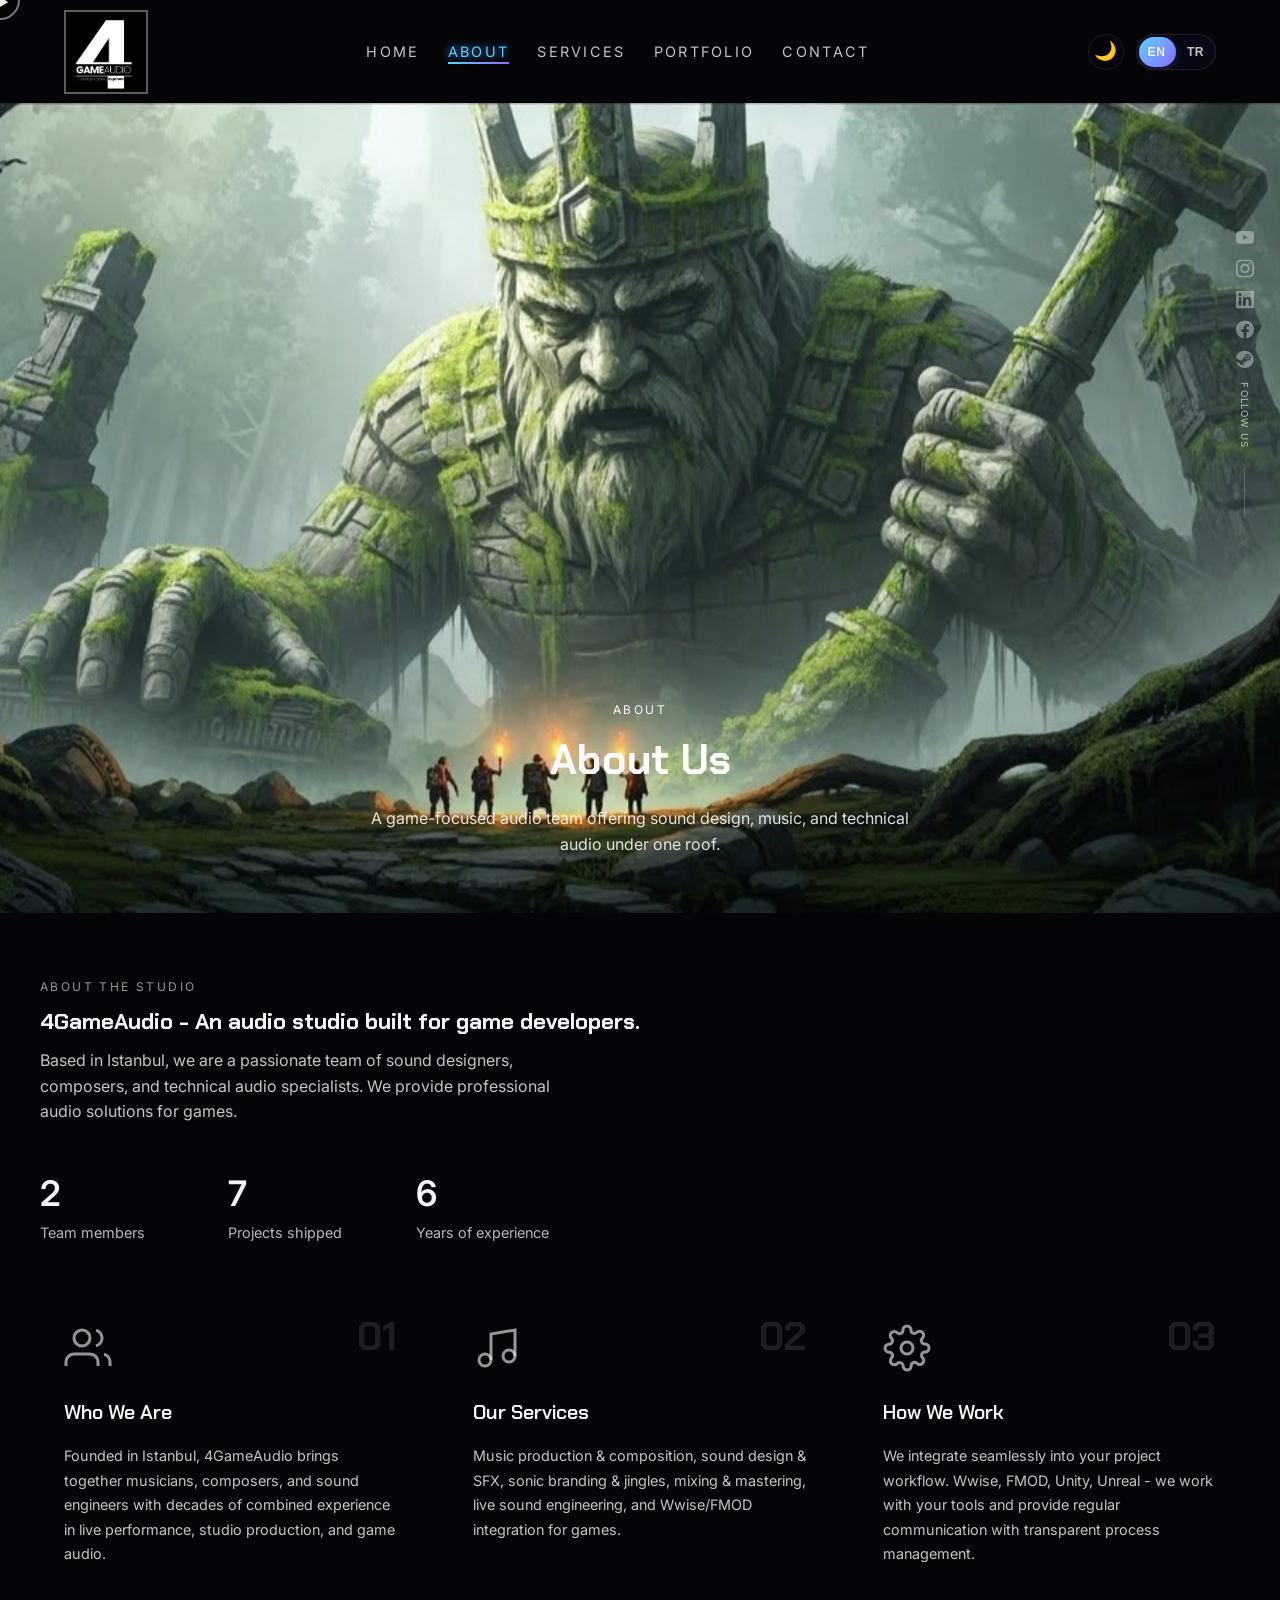
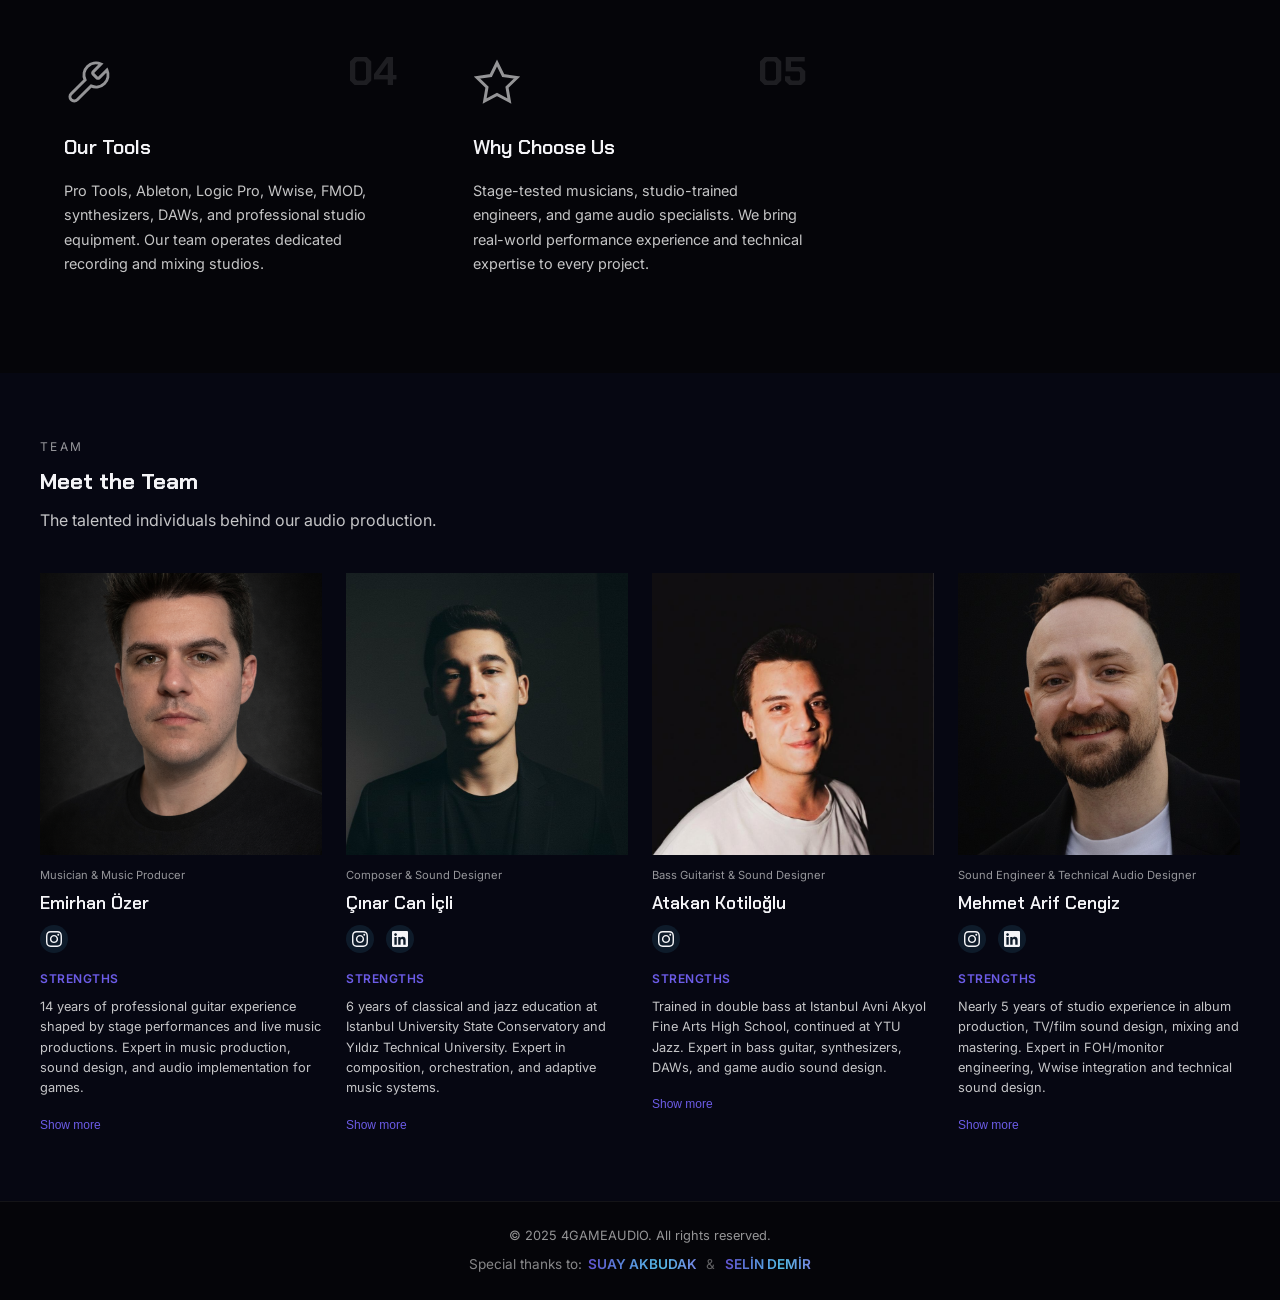
<file: about.html>
<!doctype html>
<html lang="en">
<head>
  <meta charset="utf-8" />
  <title>About – 4GameAudio | Meet Our Team</title>
  <meta name="description" content="Meet the talented team behind 4GameAudio. Musicians, composers, and sound engineers with decades of combined experience in game audio, live performance, and studio production." />
  <meta name="keywords" content="game audio team, sound designer, composer, music producer, sound engineer, Wwise developer, FMOD expert, Istanbul musicians, oyun ses tasarımcısı, besteci" />
  <meta name="author" content="4GameAudio" />
  <meta name="robots" content="index, follow" />
  <meta property="og:title" content="About – 4GameAudio Team" />
  <meta property="og:description" content="Meet our talented team of musicians, composers, and sound engineers." />
  <meta property="og:type" content="website" />
  <meta property="og:url" content="https://www.4gameaudio.com/about.html" />
  <meta property="og:image" content="https://www.4gameaudio.com/logo.jpg" />
  <link rel="canonical" href="https://www.4gameaudio.com/about.html" />
  <meta name="viewport" content="width=device-width, initial-scale=1" />
  <link rel="icon" type="image/x-icon" href="logo.ico" />
  <link rel="apple-touch-icon" href="logo.ico" />
  <link rel="preconnect" href="https://fonts.googleapis.com" />
  <link rel="preconnect" href="https://fonts.gstatic.com" crossorigin />
  <link
    href="https://fonts.googleapis.com/css2?family=Inter:wght@300;400;500;600;700&family=Chakra+Petch:wght@500;600;700&display=swap"
    rel="stylesheet"
  />
  <link rel="stylesheet" href="https://cdnjs.cloudflare.com/ajax/libs/font-awesome/6.5.1/css/all.min.css" integrity="sha512-DTOQO9RWCH3ppGqcWaEA1BIZOC6xxalwEsw9c2QQeAIftl+Vegovlnee1c9QX4TctnWMn13TZye+giMm8e2LwA==" crossorigin="anonymous" referrerpolicy="no-referrer" />
  <link rel="stylesheet" href="styles.css" />
  <script>
    (function() {
      const theme = localStorage.getItem('theme') || 'dark';
      document.documentElement.setAttribute('data-theme', theme);
      document.body.classList.add('loading');
      window.addEventListener('DOMContentLoaded', function() {
        const savedLang = localStorage.getItem('language') || 'en';
        if (document.fonts && document.fonts.ready) {
          document.fonts.ready.then(function() {
            requestAnimationFrame(function() {
              requestAnimationFrame(function() {
                document.body.classList.remove('loading');
              });
            });
          });
        } else {
          setTimeout(function() {
            requestAnimationFrame(function() {
              document.body.classList.remove('loading');
            });
          }, 100);
        }
      });
    })();
  </script>
</head>
<body data-page="about">
  <div class="custom-cursor" id="customCursor">
    <div class="cursor-dot"></div>
    <div class="cursor-outline"></div>
  </div>
  
  <header>
    <div class="nav-container">
      <a href="index.html" class="logo">
        <span class="logo-frame">
          <img src="dark.jpg" alt="4GameAudio" class="logo-img logo-dark" />
          <img src="light.jpg" alt="4GameAudio" class="logo-img logo-light" />
        </span>
      </a>
      <nav>
        <ul>
          <li><a href="index.html" data-i18n-key="nav.home">Home</a></li>
          <li><a href="about.html" class="active" data-i18n-key="nav.about">About</a></li>
          <li><a href="services.html" data-i18n-key="nav.services">Services</a></li>
          <li><a href="portfolio.html" data-i18n-key="nav.portfolio">Portfolio</a></li>
          <li><a href="contact.html" data-i18n-key="nav.contact">Contact</a></li>
        </ul>
      </nav>
      <div class="header-controls">
        <button type="button" class="theme-toggle" id="themeToggle" aria-label="Toggle theme">🌙</button>
        <div class="lang-toggle-wrapper" id="langToggleWrapper">
          <button type="button" class="lang-toggle" id="langToggle" aria-label="Toggle language">
            <span class="lang-toggle-slider"></span>
            <span class="lang-toggle-label lang-toggle-label-en">EN</span>
            <span class="lang-toggle-label lang-toggle-label-tr">TR</span>
          </button>
        </div>
        <button class="mobile-menu-toggle" id="mobileMenuToggle" aria-label="Toggle menu">
          <span></span>
          <span></span>
          <span></span>
        </button>
      </div>
    </div>
  </header>

  <div class="mobile-menu-overlay" id="mobileMenuOverlay">
    <button class="mobile-menu-close" id="mobileMenuClose" aria-label="Close menu">
      <svg width="24" height="24" viewBox="0 0 24 24" fill="none" stroke="currentColor" stroke-width="2" stroke-linecap="round" stroke-linejoin="round">
        <line x1="18" y1="6" x2="6" y2="18"></line>
        <line x1="6" y1="6" x2="18" y2="18"></line>
      </svg>
    </button>
    <nav class="mobile-menu">
      <ul>
        <li><a href="index.html" data-i18n-key="nav.home">Home</a></li>
        <li><a href="about.html" data-i18n-key="nav.about">About</a></li>
        <li><a href="services.html" data-i18n-key="nav.services">Services</a></li>
        <li><a href="portfolio.html" data-i18n-key="nav.portfolio">Portfolio</a></li>
        <li><a href="contact.html" data-i18n-key="nav.contact">Contact</a></li>
      </ul>
    </nav>
  </div>

  <div class="social-bar">
    <a href="https://youtube.com" target="_blank" aria-label="YouTube">
      <svg width="18" height="18" viewBox="0 0 24 24" fill="currentColor">
        <path d="M23.498 6.186a3.016 3.016 0 0 0-2.122-2.136C19.505 3.545 12 3.545 12 3.545s-7.505 0-9.377.505A3.017 3.017 0 0 0 .502 6.186C0 8.07 0 12 0 12s0 3.93.502 5.814a3.016 3.016 0 0 0 2.122 2.136c1.871.505 9.376.505 9.376.505s7.505 0 9.377-.505a3.015 3.015 0 0 0 2.122-2.136C24 15.93 24 12 24 12s0-3.93-.502-5.814zM9.545 15.568V8.432L15.818 12l-6.273 3.568z"/>
      </svg>
    </a>
    <a href="https://instagram.com" target="_blank" aria-label="Instagram">
      <svg width="18" height="18" viewBox="0 0 24 24" fill="currentColor">
        <path d="M12 2.163c3.204 0 3.584.012 4.85.07 3.252.148 4.771 1.691 4.919 4.919.058 1.265.069 1.645.069 4.849 0 3.205-.012 3.584-.069 4.849-.149 3.225-1.664 4.771-4.919 4.919-1.266.058-1.644.07-4.85.07-3.204 0-3.584-.012-4.849-.07-3.26-.149-4.771-1.699-4.919-4.92-.058-1.265-.07-1.644-.07-4.849 0-3.204.013-3.583.07-4.849.149-3.227 1.664-4.771 4.919-4.919 1.266-.057 1.645-.069 4.849-.069zm0-2.163c-3.259 0-3.667.014-4.947.072-4.358.2-6.78 2.618-6.98 6.98-.059 1.281-.073 1.689-.073 4.948 0 3.259.014 3.668.072 4.948.2 4.358 2.618 6.78 6.98 6.98 1.281.058 1.689.072 4.948.072 3.259 0 3.668-.014 4.948-.072 4.354-.2 6.782-2.618 6.979-6.98.059-1.28.073-1.689.073-4.948 0-3.259-.014-3.667-.072-4.947-.196-4.354-2.617-6.78-6.979-6.98-1.281-.059-1.69-.073-4.949-.073zm0 5.838c-3.403 0-6.162 2.759-6.162 6.162s2.759 6.163 6.162 6.163 6.162-2.759 6.162-6.163c0-3.403-2.759-6.162-6.162-6.162zm0 10.162c-2.209 0-4-1.79-4-4 0-2.209 1.791-4 4-4s4 1.791 4 4c0 2.21-1.791 4-4 4zm6.406-11.845c-.796 0-1.441.645-1.441 1.44s.645 1.44 1.441 1.44c.795 0 1.439-.645 1.439-1.44s-.644-1.44-1.439-1.44z"/>
      </svg>
    </a>
    <a href="https://www.linkedin.com" target="_blank" aria-label="LinkedIn">
      <svg width="18" height="18" viewBox="0 0 24 24" fill="currentColor">
        <path d="M20.447 20.452h-3.554v-5.569c0-1.328-.027-3.037-1.852-3.037-1.853 0-2.136 1.445-2.136 2.939v5.667H9.351V9h3.414v1.561h.046c.477-.9 1.637-1.85 3.37-1.85 3.601 0 4.267 2.37 4.267 5.455v6.286zM5.337 7.433c-1.144 0-2.063-.926-2.063-2.065 0-1.138.92-2.063 2.063-2.063 1.14 0 2.064.925 2.064 2.063 0 1.139-.925 2.065-2.064 2.065zm1.782 13.019H3.555V9h3.564v11.452zM22.225 0H1.771C.792 0 0 .774 0 1.729v20.542C0 23.227.792 24 1.771 24h20.451C23.2 24 24 23.227 24 22.271V1.729C24 .774 23.2 0 22.222 0h.003z"/>
      </svg>
    </a>
    <a href="https://facebook.com" target="_blank" aria-label="Facebook">
      <svg width="18" height="18" viewBox="0 0 24 24" fill="currentColor">
        <path d="M24 12.073c0-6.627-5.373-12-12-12s-12 5.373-12 12c0 5.99 4.388 10.954 10.125 11.854v-8.385H7.078v-3.47h3.047V9.43c0-3.007 1.792-4.669 4.533-4.669 1.312 0 2.686.235 2.686.235v2.953H15.83c-1.491 0-1.956.925-1.956 1.874v2.25h3.328l-.532 3.47h-2.796v8.385C19.612 23.027 24 18.062 24 12.073z"/>
      </svg>
    </a>
    <a href="https://store.steampowered.com" target="_blank" aria-label="Steam">
      <i class="fa-brands fa-steam steam-icon"></i>
    </a>
    <div class="social-label" data-i18n-key="social.follow">Follow Us</div>
    <div class="scroll-line"></div>
    <div class="social-label scroll-top-label" data-i18n-key="social.scrollTop">Scroll to top</div>
    <div class="scroll-top-btn" id="scrollTopBtn">
      ↑
    </div>
  </div>

  <main>
    <section class="page-hero page-hero--about">
      <div class="page-hero-inner reveal">
        <p class="section-kicker" data-i18n-key="about.hero.kicker">About</p>
        <h1 class="page-hero-title" data-i18n-key="about.hero.title">About Us</h1>
        <p class="page-hero-subtitle">
          <span data-i18n-key="about.hero.subtitle">
            A game-focused audio team offering sound design, music, and technical audio under one roof.
          </span>
        </p>
      </div>
    </section>

    <section class="section reveal">
      <div class="section-inner">
        <div class="section-header">
          <p class="section-kicker" data-i18n-key="about.section.kicker">About the studio</p>
          <h1 class="section-title" data-i18n-key="about.section.title">
            4GameAudio - An audio studio built for game developers.
          </h1>
          <p class="section-subtitle" data-i18n-key="about.section.subtitle">
            Based in Istanbul, we are a passionate team of sound designers, composers, and technical audio specialists. We provide professional audio solutions for games.
          </p>
        </div>

        <div class="stats">
          <div class="stat-item">
            <div class="stat-number" data-counter="4">0</div>
            <div class="stat-label" data-i18n-key="about.stats.members">Team members</div>
          </div>
          <div class="stat-item">
            <div class="stat-number" data-counter="12">0</div>
            <div class="stat-label" data-i18n-key="about.stats.projects">Projects shipped</div>
          </div>
          <div class="stat-item">
            <div class="stat-number" data-counter="10">0</div>
            <div class="stat-label" data-i18n-key="about.stats.years">Years of experience</div>
          </div>
        </div>
  
        <div class="about-cards-container">
        <article class="about-card about-card--who">
            <span class="about-card-number">01</span>
            <div class="about-card-icon">
              <svg viewBox="0 0 24 24" fill="none" stroke="currentColor" stroke-width="1.5">
                <path d="M17 21v-2a4 4 0 0 0-4-4H5a4 4 0 0 0-4 4v2"/>
                <circle cx="9" cy="7" r="4"/>
                <path d="M23 21v-2a4 4 0 0 0-3-3.87"/>
                <path d="M16 3.13a4 4 0 0 1 0 7.75"/>
              </svg>
            </div>
            <h3 data-i18n-key="about.card1.title">Who We Are</h3>
            <p data-i18n-key="about.card1.text">
              Founded in Istanbul, 4GameAudio brings together musicians, composers, and sound engineers with decades of combined experience in live performance, studio production, and game audio.
            </p>
          </article>

          <!-- Our Services -->
          <article class="about-card about-card--vision">
            <span class="about-card-number">02</span>
            <div class="about-card-icon">
              <svg viewBox="0 0 24 24" fill="none" stroke="currentColor" stroke-width="1.5">
                <path d="M9 18V5l12-2v13"/>
                <circle cx="6" cy="18" r="3"/>
                <circle cx="18" cy="16" r="3"/>
              </svg>
            </div>
            <h3 data-i18n-key="about.card2.title">Our Services</h3>
            <p data-i18n-key="about.card2.text">
              Music production & composition, sound design & SFX, sonic branding & jingles, mixing & mastering, live sound engineering, and Wwise/FMOD integration for games.
            </p>
          </article>

        <article class="about-card about-card--work">
            <span class="about-card-number">03</span>
            <div class="about-card-icon">
              <svg viewBox="0 0 24 24" fill="none" stroke="currentColor" stroke-width="1.5">
                <circle cx="12" cy="12" r="3"/>
                <path d="M19.4 15a1.65 1.65 0 0 0 .33 1.82l.06.06a2 2 0 0 1 0 2.83 2 2 0 0 1-2.83 0l-.06-.06a1.65 1.65 0 0 0-1.82-.33 1.65 1.65 0 0 0-1 1.51V21a2 2 0 0 1-2 2 2 2 0 0 1-2-2v-.09A1.65 1.65 0 0 0 9 19.4a1.65 1.65 0 0 0-1.82.33l-.06.06a2 2 0 0 1-2.83 0 2 2 0 0 1 0-2.83l.06-.06a1.65 1.65 0 0 0 .33-1.82 1.65 1.65 0 0 0-1.51-1H3a2 2 0 0 1-2-2 2 2 0 0 1 2-2h.09A1.65 1.65 0 0 0 4.6 9a1.65 1.65 0 0 0-.33-1.82l-.06-.06a2 2 0 0 1 0-2.83 2 2 0 0 1 2.83 0l.06.06a1.65 1.65 0 0 0 1.82.33H9a1.65 1.65 0 0 0 1-1.51V3a2 2 0 0 1 2-2 2 2 0 0 1 2 2v.09a1.65 1.65 0 0 0 1 1.51 1.65 1.65 0 0 0 1.82-.33l.06-.06a2 2 0 0 1 2.83 0 2 2 0 0 1 0 2.83l-.06.06a1.65 1.65 0 0 0-.33 1.82V9a1.65 1.65 0 0 0 1.51 1H21a2 2 0 0 1 2 2 2 2 0 0 1-2 2h-.09a1.65 1.65 0 0 0-1.51 1z"/>
              </svg>
            </div>
            <h3 data-i18n-key="about.card3.title">How We Work</h3>
            <p data-i18n-key="about.card3.text">
              We integrate seamlessly into your project workflow. Wwise, FMOD, Unity, Unreal - we work with your tools and provide regular communication with transparent process management.
            </p>
          </article>

          <!-- Our Tools -->
          <article class="about-card about-card--tools">
            <span class="about-card-number">04</span>
            <div class="about-card-icon">
              <svg viewBox="0 0 24 24" fill="none" stroke="currentColor" stroke-width="1.5">
                <path d="M14.7 6.3a1 1 0 0 0 0 1.4l1.6 1.6a1 1 0 0 0 1.4 0l3.77-3.77a6 6 0 0 1-7.94 7.94l-6.91 6.91a2.12 2.12 0 0 1-3-3l6.91-6.91a6 6 0 0 1 7.94-7.94l-3.76 3.76z"/>
              </svg>
            </div>
            <h3 data-i18n-key="about.card4.title">Our Tools</h3>
            <p data-i18n-key="about.card4.text">
              Pro Tools, Ableton, Logic Pro, Wwise, FMOD, synthesizers, DAWs, and professional studio equipment. Our team operates dedicated recording and mixing studios.
            </p>
          </article>

        <article class="about-card about-card--why">
            <span class="about-card-number">05</span>
            <div class="about-card-icon">
              <svg viewBox="0 0 24 24" fill="none" stroke="currentColor" stroke-width="1.5">
                <path d="M12 2l3.09 6.26L22 9.27l-5 4.87 1.18 6.88L12 17.77l-6.18 3.25L7 14.14 2 9.27l6.91-1.01L12 2z"/>
              </svg>
            </div>
            <h3 data-i18n-key="about.card5.title">Why Choose Us</h3>
            <p data-i18n-key="about.card5.text">
              Stage-tested musicians, studio-trained engineers, and game audio specialists. We bring real-world performance experience and technical expertise to every project.
            </p>
          </article>
        </div>
      </div>
    </section>

    <section class="section section-alt reveal">
      <div class="section-inner">
        <div class="section-header">
          <p class="section-kicker" data-i18n-key="about.team.kicker">Team</p>
          <h2 class="section-title" data-i18n-key="about.team.title">Meet the Team</h2>
          <p class="section-subtitle" data-i18n-key="about.team.subtitle">
            The talented individuals behind our audio production.
          </p>
        </div>

        <div class="team-cards-grid">
          <!-- Team Member 1 - Emirhan Özer -->
          <div class="team-card" data-member="1">
            <div class="team-card-image">
              <img src="emirhan.png" alt="Emirhan Özer" />
            </div>
            <div class="team-card-info">
              <span class="team-card-role" data-i18n-key="about.team.member1.role">Musician & Music Producer</span>
              <h3 data-i18n-key="about.team.member1.name">Emirhan Özer</h3>
              <div class="team-card-social">
                <a href="https://www.instagram.com/emirrhanozerr/" target="_blank" rel="noopener noreferrer" aria-label="Instagram">
                  <svg width="16" height="16" viewBox="0 0 24 24" fill="currentColor"><path d="M12 2.163c3.204 0 3.584.012 4.85.07 3.252.148 4.771 1.691 4.919 4.919.058 1.265.069 1.645.069 4.849 0 3.205-.012 3.584-.069 4.849-.149 3.225-1.664 4.771-4.919 4.919-1.266.058-1.644.07-4.85.07-3.204 0-3.584-.012-4.849-.07-3.26-.149-4.771-1.699-4.919-4.92-.058-1.265-.07-1.644-.07-4.849 0-3.204.013-3.583.07-4.849.149-3.227 1.664-4.771 4.919-4.919 1.266-.057 1.645-.069 4.849-.069zm0-2.163c-3.259 0-3.667.014-4.947.072-4.358.2-6.78 2.618-6.98 6.98-.059 1.281-.073 1.689-.073 4.948 0 3.259.014 3.668.072 4.948.2 4.358 2.618 6.78 6.98 6.98 1.281.058 1.689.072 4.948.072 3.259 0 3.668-.014 4.948-.072 4.354-.2 6.782-2.618 6.979-6.98.059-1.28.073-1.689.073-4.948 0-3.259-.014-3.667-.072-4.947-.196-4.354-2.617-6.78-6.979-6.98-1.281-.059-1.69-.073-4.949-.073zm0 5.838c-3.403 0-6.162 2.759-6.162 6.162s2.759 6.163 6.162 6.163 6.162-2.759 6.162-6.163c0-3.403-2.759-6.162-6.162-6.162zm0 10.162c-2.209 0-4-1.79-4-4 0-2.209 1.791-4 4-4s4 1.791 4 4c0 2.21-1.791 4-4 4zm6.406-11.845c-.796 0-1.441.645-1.441 1.44s.645 1.44 1.441 1.44c.795 0 1.439-.645 1.439-1.44s-.644-1.44-1.439-1.44z"/></svg>
                </a>
              </div>
            </div>
            <div class="team-card-content">
              <h4 class="team-card-section" data-i18n-key="about.team.strengths">Strengths</h4>
              <p data-i18n-key="about.team.member1.strengths">14 years of professional guitar experience shaped by stage performances and live music productions. Expert in music production, sound design, and audio implementation for games.</p>
              <div class="team-card-expanded">
                <h4 class="team-card-section" data-i18n-key="about.team.biography">Biography</h4>
                <p data-i18n-key="about.team.member1.bio">A musician and music producer who maintains live music performance, music production, and sound design as independent areas of expertise. 14 years of professional guitar experience has been shaped by stage performances, concert projects, and live music productions. As a music producer, has been involved in numerous single and album projects with different artists, taking an active role in recording, arrangement, and production processes. Extends production practice to sound design, commercial branding, jingles, and sonic branding, creating unique and memorable auditory identities for brands. Uses this experience at 4GameAudio to create comprehensive sound worlds for games, encompassing sound design, music production, and audio implementation processes.</p>
              </div>
              <button class="team-card-toggle">Show more</button>
            </div>
          </div>

        <div class="team-card" data-member="2">
            <div class="team-card-image">
              <img src="cinar.jpg" alt="Çınar Can İçli" />
            </div>
            <div class="team-card-info">
              <span class="team-card-role" data-i18n-key="about.team.member2.role">Composer & Sound Designer</span>
              <h3 data-i18n-key="about.team.member2.name">Çınar Can İçli</h3>
              <div class="team-card-social">
                <a href="https://www.instagram.com/cinarcanicli" target="_blank" rel="noopener noreferrer" aria-label="Instagram">
                  <svg width="16" height="16" viewBox="0 0 24 24" fill="currentColor"><path d="M12 2.163c3.204 0 3.584.012 4.85.07 3.252.148 4.771 1.691 4.919 4.919.058 1.265.069 1.645.069 4.849 0 3.205-.012 3.584-.069 4.849-.149 3.225-1.664 4.771-4.919 4.919-1.266.058-1.644.07-4.85.07-3.204 0-3.584-.012-4.849-.07-3.26-.149-4.771-1.699-4.919-4.92-.058-1.265-.07-1.644-.07-4.849 0-3.204.013-3.583.07-4.849.149-3.227 1.664-4.771 4.919-4.919 1.266-.057 1.645-.069 4.849-.069zm0-2.163c-3.259 0-3.667.014-4.947.072-4.358.2-6.78 2.618-6.98 6.98-.059 1.281-.073 1.689-.073 4.948 0 3.259.014 3.668.072 4.948.2 4.358 2.618 6.78 6.98 6.98 1.281.058 1.689.072 4.948.072 3.259 0 3.668-.014 4.948-.072 4.354-.2 6.782-2.618 6.979-6.98.059-1.28.073-1.689.073-4.948 0-3.259-.014-3.667-.072-4.947-.196-4.354-2.617-6.78-6.979-6.98-1.281-.059-1.69-.073-4.949-.073zm0 5.838c-3.403 0-6.162 2.759-6.162 6.162s2.759 6.163 6.162 6.163 6.162-2.759 6.162-6.163c0-3.403-2.759-6.162-6.162-6.162zm0 10.162c-2.209 0-4-1.79-4-4 0-2.209 1.791-4 4-4s4 1.791 4 4c0 2.21-1.791 4-4 4zm6.406-11.845c-.796 0-1.441.645-1.441 1.44s.645 1.44 1.441 1.44c.795 0 1.439-.645 1.439-1.44s-.644-1.44-1.439-1.44z"/></svg>
                </a>
                <a href="https://www.linkedin.com/in/%C3%A7%C4%B1nar-can-i%C3%A7li-0a45941b4" target="_blank" rel="noopener noreferrer" aria-label="LinkedIn">
                  <svg width="16" height="16" viewBox="0 0 24 24" fill="currentColor"><path d="M20.447 20.452h-3.554v-5.569c0-1.328-.027-3.037-1.852-3.037-1.853 0-2.136 1.445-2.136 2.939v5.667H9.351V9h3.414v1.561h.046c.477-.9 1.637-1.85 3.37-1.85 3.601 0 4.267 2.37 4.267 5.455v6.286zM5.337 7.433c-1.144 0-2.063-.926-2.063-2.065 0-1.138.92-2.063 2.063-2.063 1.14 0 2.064.925 2.064 2.063 0 1.139-.925 2.065-2.064 2.065zm1.782 13.019H3.555V9h3.564v11.452zM22.225 0H1.771C.792 0 0 .774 0 1.729v20.542C0 23.227.792 24 1.771 24h20.451C23.2 24 24 23.227 24 22.271V1.729C24 .774 23.2 0 22.222 0h.003z"/></svg>
                </a>
              </div>
            </div>
            <div class="team-card-content">
              <h4 class="team-card-section" data-i18n-key="about.team.strengths">Strengths</h4>
              <p data-i18n-key="about.team.member2.strengths">6 years of classical and jazz education at Istanbul University State Conservatory and Yıldız Technical University. Expert in composition, orchestration, and adaptive music systems.</p>
              <div class="team-card-expanded">
                <h4 class="team-card-section" data-i18n-key="about.team.biography">Biography</h4>
                <p data-i18n-key="about.team.member2.bio">A composer and sound designer who combines academic music discipline with stage energy and modern production. 6 years of classical and jazz education at Istanbul University State Conservatory and Yıldız Technical University, blended with hundreds of concert performances across Turkey and published projects. Actively works on sonic branding and jingle projects for commercial brands. Uses this versatile experience at 4GameAudio for detailed SFX designs that define game atmospheres, compositions across different genres, and sonic branding work that gives identity to brands.</p>
              </div>
              <button class="team-card-toggle">Show more</button>
            </div>
          </div>

          <!-- Team Member 3 - Atakan Kotiloğlu -->
          <div class="team-card" data-member="3">
            <div class="team-card-image">
              <img src="atakan.jpg" alt="Atakan Kotiloğlu" />
            </div>
            <div class="team-card-info">
              <span class="team-card-role" data-i18n-key="about.team.member3.role">Bass Guitarist & Sound Designer</span>
              <h3 data-i18n-key="about.team.member3.name">Atakan Kotiloğlu</h3>
              <div class="team-card-social">
                <a href="https://instagram.com/atakankotiloglu" target="_blank" rel="noopener noreferrer" aria-label="Instagram">
                  <svg width="16" height="16" viewBox="0 0 24 24" fill="currentColor"><path d="M12 2.163c3.204 0 3.584.012 4.85.07 3.252.148 4.771 1.691 4.919 4.919.058 1.265.069 1.645.069 4.849 0 3.205-.012 3.584-.069 4.849-.149 3.225-1.664 4.771-4.919 4.919-1.266.058-1.644.07-4.85.07-3.204 0-3.584-.012-4.849-.07-3.26-.149-4.771-1.699-4.919-4.92-.058-1.265-.07-1.644-.07-4.849 0-3.204.013-3.583.07-4.849.149-3.227 1.664-4.771 4.919-4.919 1.266-.057 1.645-.069 4.849-.069zm0-2.163c-3.259 0-3.667.014-4.947.072-4.358.2-6.78 2.618-6.98 6.98-.059 1.281-.073 1.689-.073 4.948 0 3.259.014 3.668.072 4.948.2 4.358 2.618 6.78 6.98 6.98 1.281.058 1.689.072 4.948.072 3.259 0 3.668-.014 4.948-.072 4.354-.2 6.782-2.618 6.979-6.98.059-1.28.073-1.689.073-4.948 0-3.259-.014-3.667-.072-4.947-.196-4.354-2.617-6.78-6.979-6.98-1.281-.059-1.69-.073-4.949-.073zm0 5.838c-3.403 0-6.162 2.759-6.162 6.162s2.759 6.163 6.162 6.163 6.162-2.759 6.162-6.163c0-3.403-2.759-6.162-6.162-6.162zm0 10.162c-2.209 0-4-1.79-4-4 0-2.209 1.791-4 4-4s4 1.791 4 4c0 2.21-1.791 4-4 4zm6.406-11.845c-.796 0-1.441.645-1.441 1.44s.645 1.44 1.441 1.44c.795 0 1.439-.645 1.439-1.44s-.644-1.44-1.439-1.44z"/></svg>
                </a>
              </div>
            </div>
            <div class="team-card-content">
              <h4 class="team-card-section" data-i18n-key="about.team.strengths">Strengths</h4>
              <p data-i18n-key="about.team.member3.strengths">Trained in double bass at Istanbul Avni Akyol Fine Arts High School, continued at YTU Jazz. Expert in bass guitar, synthesizers, DAWs, and game audio sound design.</p>
              <div class="team-card-expanded">
                <h4 class="team-card-section" data-i18n-key="about.team.biography">Biography</h4>
                <p data-i18n-key="about.team.member3.bio">Atakan Kotiloğlu, whose foundations were laid with double bass training at Istanbul Avni Akyol Fine Arts High School, continued his academic development at Yıldız Technical University, Department of Music and Performing Arts (Jazz). He enriched the critical role of bass instruments in an ensemble, both rhythmically and frequency-focused, with the use of synthesizers and DAWs. Currently, he undertakes bass guitar, synth, and backing vocal roles in the projects Gevende, Selin Geçit, Dilan Balkay, and Kristal Kit. Atakan, who combines his wide range of sounds in stage and studio musician performances with the interactive dynamics of the gaming world, carries out his new projects and sound design processes under the umbrella of 4GameAudio.</p>
              </div>
              <button class="team-card-toggle">Show more</button>
            </div>
          </div>

        <div class="team-card" data-member="4">
            <div class="team-card-image">
              <img src="mehmet.jpg" alt="Mehmet Arif Cengiz" />
            </div>
            <div class="team-card-info">
              <span class="team-card-role" data-i18n-key="about.team.member4.role">Sound Engineer & Technical Audio Designer</span>
              <h3 data-i18n-key="about.team.member4.name">Mehmet Arif Cengiz</h3>
              <div class="team-card-social">
                <a href="https://www.instagram.com/memedarif/" target="_blank" rel="noopener noreferrer" aria-label="Instagram">
                  <svg width="16" height="16" viewBox="0 0 24 24" fill="currentColor"><path d="M12 2.163c3.204 0 3.584.012 4.85.07 3.252.148 4.771 1.691 4.919 4.919.058 1.265.069 1.645.069 4.849 0 3.205-.012 3.584-.069 4.849-.149 3.225-1.664 4.771-4.919 4.919-1.266.058-1.644.07-4.85.07-3.204 0-3.584-.012-4.849-.07-3.26-.149-4.771-1.699-4.919-4.92-.058-1.265-.07-1.644-.07-4.849 0-3.204.013-3.583.07-4.849.149-3.227 1.664-4.771 4.919-4.919 1.266-.057 1.645-.069 4.849-.069zm0-2.163c-3.259 0-3.667.014-4.947.072-4.358.2-6.78 2.618-6.98 6.98-.059 1.281-.073 1.689-.073 4.948 0 3.259.014 3.668.072 4.948.2 4.358 2.618 6.78 6.98 6.98 1.281.058 1.689.072 4.948.072 3.259 0 3.668-.014 4.948-.072 4.354-.2 6.782-2.618 6.979-6.98.059-1.28.073-1.689.073-4.948 0-3.259-.014-3.667-.072-4.947-.196-4.354-2.617-6.78-6.979-6.98-1.281-.059-1.69-.073-4.949-.073zm0 5.838c-3.403 0-6.162 2.759-6.162 6.162s2.759 6.163 6.162 6.163 6.162-2.759 6.162-6.163c0-3.403-2.759-6.162-6.162-6.162zm0 10.162c-2.209 0-4-1.79-4-4 0-2.209 1.791-4 4-4s4 1.791 4 4c0 2.21-1.791 4-4 4zm6.406-11.845c-.796 0-1.441.645-1.441 1.44s.645 1.44 1.441 1.44c.795 0 1.439-.645 1.439-1.44s-.644-1.44-1.439-1.44z"/></svg>
                </a>
                <a href="https://www.linkedin.com/in/mehmetarifcengiz/" target="_blank" rel="noopener noreferrer" aria-label="LinkedIn">
                  <svg width="16" height="16" viewBox="0 0 24 24" fill="currentColor"><path d="M20.447 20.452h-3.554v-5.569c0-1.328-.027-3.037-1.852-3.037-1.853 0-2.136 1.445-2.136 2.939v5.667H9.351V9h3.414v1.561h.046c.477-.9 1.637-1.85 3.37-1.85 3.601 0 4.267 2.37 4.267 5.455v6.286zM5.337 7.433c-1.144 0-2.063-.926-2.063-2.065 0-1.138.92-2.063 2.063-2.063 1.14 0 2.064.925 2.064 2.063 0 1.139-.925 2.065-2.064 2.065zm1.782 13.019H3.555V9h3.564v11.452zM22.225 0H1.771C.792 0 0 .774 0 1.729v20.542C0 23.227.792 24 1.771 24h20.451C23.2 24 24 23.227 24 22.271V1.729C24 .774 23.2 0 22.222 0h.003z"/></svg>
                </a>
              </div>
            </div>
            <div class="team-card-content">
              <h4 class="team-card-section" data-i18n-key="about.team.strengths">Strengths</h4>
              <p data-i18n-key="about.team.member4.strengths">Nearly 5 years of studio experience in album production, TV/film sound design, mixing and mastering. Expert in FOH/monitor engineering, Wwise integration and technical sound design.</p>
              <div class="team-card-expanded">
                <h4 class="team-card-section" data-i18n-key="about.team.biography">Biography</h4>
                <p data-i18n-key="about.team.member4.bio">Born in 1990, Mehmet Arif Cengiz first encountered technology with computers in 1995; as an active gamer since childhood, he embraced the digital world at an early age. Growing up in a musical family, he was surrounded by instruments and sound equipment, and took his first steps into professional music at a young age playing guitar and drums. After a year as a studio assistant, he won first place in the Music Technologies department at Istanbul Technical University in 2012; however, since he entered the industry at the same time, he preferred practical experience and ended his education in his second year. In his nearly five-year studio career, he worked in album production, sound design for TV series and films, mixing, and mastering. Since 2015, Cengiz has been working as a FOH and monitor engineer in live music, and currently operates his own studio; combining his studio and stage experience with Wwise integration and technical sound design to create living sound worlds for games.</p>
              </div>
              <button class="team-card-toggle">Show more</button>
            </div>
          </div>
        </div>
      </div>
    </section>
  </main>

  <footer>
    <div>
      <span data-i18n-key="footer.text">&copy; 2025 4GAMEAUDIO. All rights reserved.</span>
    </div>
    <div class="footer-thanks">
      <span data-i18n-key="footer.thanks">Special thanks to:</span>
      <span class="magic" data-i18n-key="footer.credits">
        <span class="magic-star"><svg viewBox="0 0 512 512"><path d="M512 255.1c0 11.34-7.406 20.86-18.44 23.64l-171.3 42.78l-42.78 171.1C276.7 504.6 267.2 512 255.9 512s-20.84-7.406-23.62-18.44l-42.66-171.2L18.47 279.6C7.406 276.8 0 267.3 0 255.1c0-11.34 7.406-20.83 18.44-23.61l171.2-42.78l42.78-171.1C235.2 7.406 244.7 0 256 0s20.84 7.406 23.62 18.44l42.78 171.2l171.2 42.78C504.6 235.2 512 244.6 512 255.1z"/></svg></span>
        <span class="magic-star"><svg viewBox="0 0 512 512"><path d="M512 255.1c0 11.34-7.406 20.86-18.44 23.64l-171.3 42.78l-42.78 171.1C276.7 504.6 267.2 512 255.9 512s-20.84-7.406-23.62-18.44l-42.66-171.2L18.47 279.6C7.406 276.8 0 267.3 0 255.1c0-11.34 7.406-20.83 18.44-23.61l171.2-42.78l42.78-171.1C235.2 7.406 244.7 0 256 0s20.84 7.406 23.62 18.44l42.78 171.2l171.2 42.78C504.6 235.2 512 244.6 512 255.1z"/></svg></span>
        <span class="magic-star"><svg viewBox="0 0 512 512"><path d="M512 255.1c0 11.34-7.406 20.86-18.44 23.64l-171.3 42.78l-42.78 171.1C276.7 504.6 267.2 512 255.9 512s-20.84-7.406-23.62-18.44l-42.66-171.2L18.47 279.6C7.406 276.8 0 267.3 0 255.1c0-11.34 7.406-20.83 18.44-23.61l171.2-42.78l42.78-171.1C235.2 7.406 244.7 0 256 0s20.84 7.406 23.62 18.44l42.78 171.2l171.2 42.78C504.6 235.2 512 244.6 512 255.1z"/></svg></span>
        <span class="magic-text">SUAY AKBUDAK</span>
      </span>
      <span class="footer-separator">&</span>
      <span class="magic" data-i18n-key="footer.credits2">
        <span class="magic-star"><svg viewBox="0 0 512 512"><path d="M512 255.1c0 11.34-7.406 20.86-18.44 23.64l-171.3 42.78l-42.78 171.1C276.7 504.6 267.2 512 255.9 512s-20.84-7.406-23.62-18.44l-42.66-171.2L18.47 279.6C7.406 276.8 0 267.3 0 255.1c0-11.34 7.406-20.83 18.44-23.61l171.2-42.78l42.78-171.1C235.2 7.406 244.7 0 256 0s20.84 7.406 23.62 18.44l42.78 171.2l171.2 42.78C504.6 235.2 512 244.6 512 255.1z"/></svg></span>
        <span class="magic-star"><svg viewBox="0 0 512 512"><path d="M512 255.1c0 11.34-7.406 20.86-18.44 23.64l-171.3 42.78l-42.78 171.1C276.7 504.6 267.2 512 255.9 512s-20.84-7.406-23.62-18.44l-42.66-171.2L18.47 279.6C7.406 276.8 0 267.3 0 255.1c0-11.34 7.406-20.83 18.44-23.61l171.2-42.78l42.78-171.1C235.2 7.406 244.7 0 256 0s20.84 7.406 23.62 18.44l42.78 171.2l171.2 42.78C504.6 235.2 512 244.6 512 255.1z"/></svg></span>
        <span class="magic-star"><svg viewBox="0 0 512 512"><path d="M512 255.1c0 11.34-7.406 20.86-18.44 23.64l-171.3 42.78l-42.78 171.1C276.7 504.6 267.2 512 255.9 512s-20.84-7.406-23.62-18.44l-42.66-171.2L18.47 279.6C7.406 276.8 0 267.3 0 255.1c0-11.34 7.406-20.83 18.44-23.61l171.2-42.78l42.78-171.1C235.2 7.406 244.7 0 256 0s20.84 7.406 23.62 18.44l42.78 171.2l171.2 42.78C504.6 235.2 512 244.6 512 255.1z"/></svg></span>
        <span class="magic-text">SELİN DEMİR</span>
      </span>
    </div>
  </footer>

  <script src="main.js"></script>
</body>
</html>
</file>
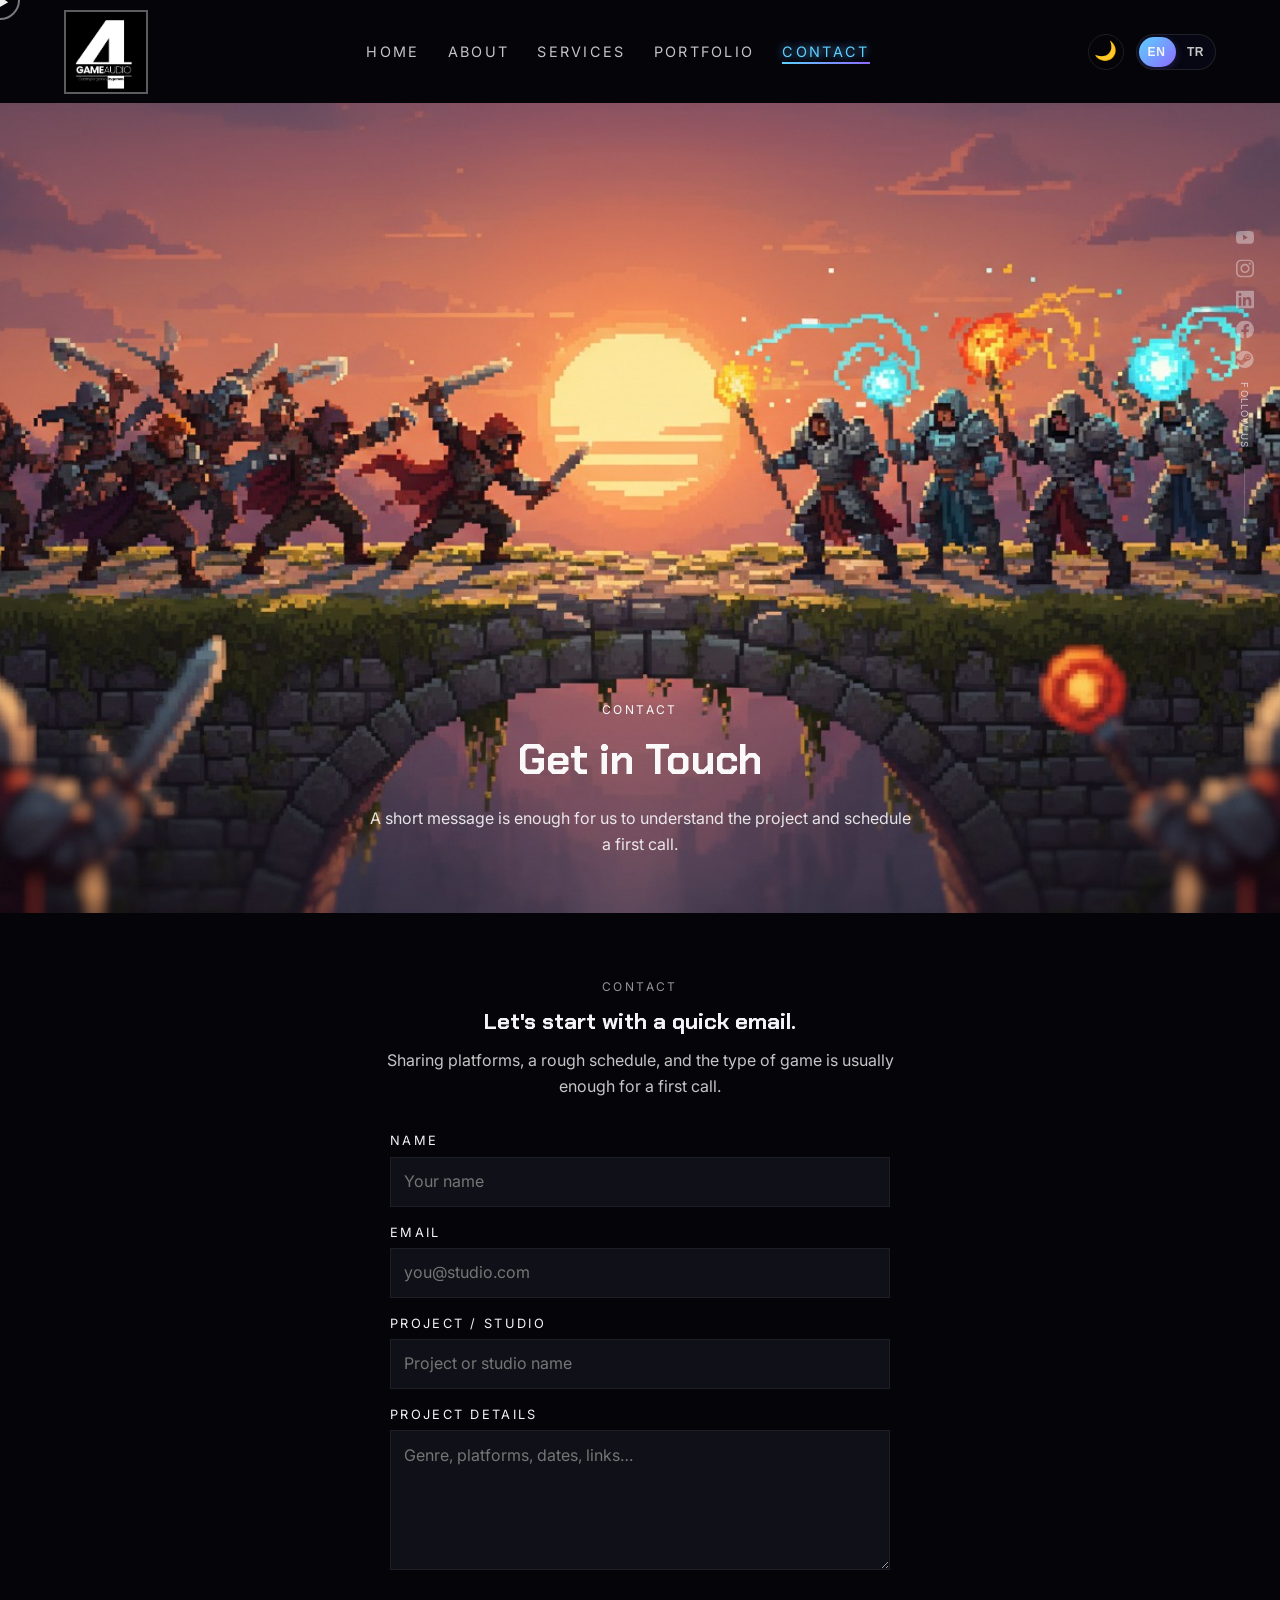
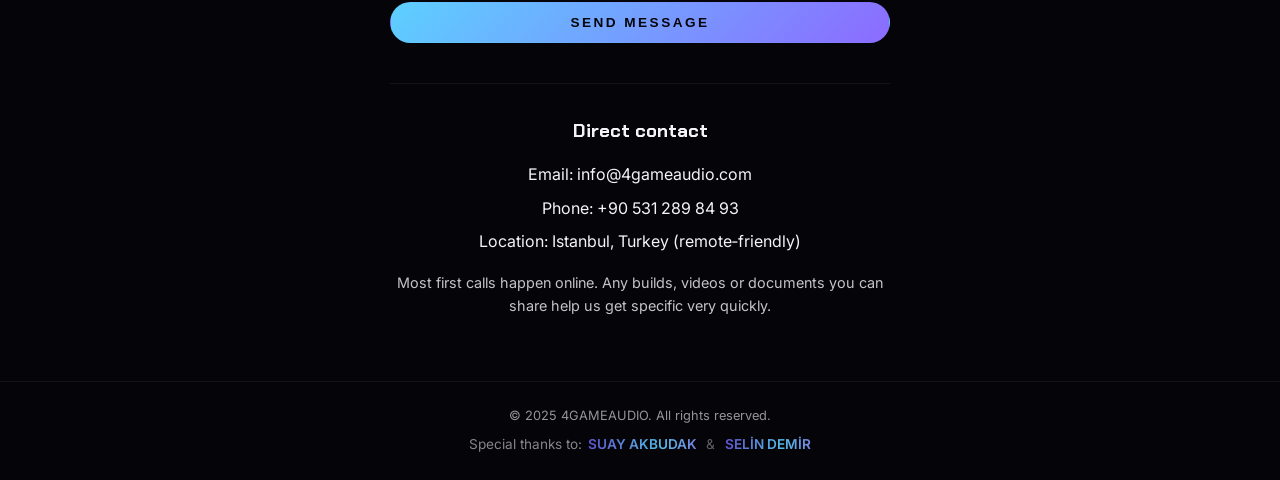
<file: contact.html>
<!doctype html>
<html lang="en">
<head>
  <meta charset="utf-8" />
  <title>Contact – 4GameAudio | Get In Touch</title>
  <meta name="description" content="Contact 4GameAudio for your game audio needs. Based in Istanbul, we work remotely with studios worldwide. Sound design, music, and audio implementation services." />
  <meta name="keywords" content="hire game audio, contact sound designer, game music composer for hire, audio studio contact, Istanbul game audio, remote audio services, oyun ses stüdyosu iletişim" />
  <meta name="author" content="4GameAudio" />
  <meta name="robots" content="index, follow" />
  <meta property="og:title" content="Contact – 4GameAudio" />
  <meta property="og:description" content="Get in touch for your game audio needs. Based in Istanbul, working remotely worldwide." />
  <meta property="og:type" content="website" />
  <meta property="og:url" content="https://www.4gameaudio.com/contact.html" />
  <meta property="og:image" content="https://www.4gameaudio.com/logo.jpg" />
  <link rel="canonical" href="https://www.4gameaudio.com/contact.html" />
  <meta name="viewport" content="width=device-width, initial-scale=1" />
  <link rel="icon" type="image/x-icon" href="logo.ico" />
  <link rel="apple-touch-icon" href="logo.ico" />
  <link rel="preconnect" href="https://fonts.googleapis.com" />
  <link rel="preconnect" href="https://fonts.gstatic.com" crossorigin />
  <link
    href="https://fonts.googleapis.com/css2?family=Inter:wght@300;400;500;600;700&family=Chakra+Petch:wght@500;600;700&display=swap"
    rel="stylesheet"
  />
  <link rel="stylesheet" href="https://cdnjs.cloudflare.com/ajax/libs/font-awesome/6.5.1/css/all.min.css" integrity="sha512-DTOQO9RWCH3ppGqcWaEA1BIZOC6xxalwEsw9c2QQeAIftl+Vegovlnee1c9QX4TctnWMn13TZye+giMm8e2LwA==" crossorigin="anonymous" referrerpolicy="no-referrer" />
  <link rel="stylesheet" href="styles.css" />
  <script>
    (function() {
      const theme = localStorage.getItem('theme') || 'dark';
      document.documentElement.setAttribute('data-theme', theme);
      document.body.classList.add('loading');
      window.addEventListener('DOMContentLoaded', function() {
        const savedLang = localStorage.getItem('language') || 'en';
        if (document.fonts && document.fonts.ready) {
          document.fonts.ready.then(function() {
            requestAnimationFrame(function() {
              requestAnimationFrame(function() {
                document.body.classList.remove('loading');
              });
            });
          });
        } else {
          setTimeout(function() {
            requestAnimationFrame(function() {
              document.body.classList.remove('loading');
            });
          }, 100);
        }
      });
    })();
  </script>
</head>
<body data-page="contact">
  <div class="custom-cursor" id="customCursor">
    <div class="cursor-dot"></div>
    <div class="cursor-outline"></div>
  </div>
  
  <header>
    <div class="nav-container">
      <a href="index.html" class="logo">
        <span class="logo-frame">
          <img src="dark.jpg" alt="4GameAudio" class="logo-img logo-dark" />
          <img src="light.jpg" alt="4GameAudio" class="logo-img logo-light" />
        </span>
      </a>
      <nav>
        <ul>
          <li><a href="index.html" data-i18n-key="nav.home">Home</a></li>
          <li><a href="about.html" data-i18n-key="nav.about">About</a></li>
          <li><a href="services.html" data-i18n-key="nav.services">Services</a></li>
          <li><a href="portfolio.html" data-i18n-key="nav.portfolio">Portfolio</a></li>
          <li><a href="contact.html" class="active" data-i18n-key="nav.contact">Contact</a></li>
        </ul>
      </nav>
      <div class="header-controls">
        <button type="button" class="theme-toggle" id="themeToggle" aria-label="Toggle theme">🌙</button>
        <div class="lang-toggle-wrapper" id="langToggleWrapper">
          <button type="button" class="lang-toggle" id="langToggle" aria-label="Toggle language">
            <span class="lang-toggle-slider"></span>
            <span class="lang-toggle-label lang-toggle-label-en">EN</span>
            <span class="lang-toggle-label lang-toggle-label-tr">TR</span>
          </button>
        </div>
        <button class="mobile-menu-toggle" id="mobileMenuToggle" aria-label="Toggle menu">
          <span></span>
          <span></span>
          <span></span>
        </button>
      </div>
    </div>
  </header>

  <div class="mobile-menu-overlay" id="mobileMenuOverlay">
    <button class="mobile-menu-close" id="mobileMenuClose" aria-label="Close menu">
      <svg width="24" height="24" viewBox="0 0 24 24" fill="none" stroke="currentColor" stroke-width="2" stroke-linecap="round" stroke-linejoin="round">
        <line x1="18" y1="6" x2="6" y2="18"></line>
        <line x1="6" y1="6" x2="18" y2="18"></line>
      </svg>
    </button>
    <nav class="mobile-menu">
      <ul>
        <li><a href="index.html" data-i18n-key="nav.home">Home</a></li>
        <li><a href="about.html" data-i18n-key="nav.about">About</a></li>
        <li><a href="services.html" data-i18n-key="nav.services">Services</a></li>
        <li><a href="portfolio.html" data-i18n-key="nav.portfolio">Portfolio</a></li>
        <li><a href="contact.html" data-i18n-key="nav.contact">Contact</a></li>
      </ul>
    </nav>
  </div>

  <!-- Sağ sosyal bar + scroll to top -->
  <div class="social-bar">
    <a href="https://youtube.com" target="_blank" aria-label="YouTube">
      <svg width="18" height="18" viewBox="0 0 24 24" fill="currentColor">
        <path d="M23.498 6.186a3.016 3.016 0 0 0-2.122-2.136C19.505 3.545 12 3.545 12 3.545s-7.505 0-9.377.505A3.017 3.017 0 0 0 .502 6.186C0 8.07 0 12 0 12s0 3.93.502 5.814a3.016 3.016 0 0 0 2.122 2.136c1.871.505 9.376.505 9.376.505s7.505 0 9.377-.505a3.015 3.015 0 0 0 2.122-2.136C24 15.93 24 12 24 12s0-3.93-.502-5.814zM9.545 15.568V8.432L15.818 12l-6.273 3.568z"/>
      </svg>
    </a>
    <a href="https://instagram.com" target="_blank" aria-label="Instagram">
      <svg width="18" height="18" viewBox="0 0 24 24" fill="currentColor">
        <path d="M12 2.163c3.204 0 3.584.012 4.85.07 3.252.148 4.771 1.691 4.919 4.919.058 1.265.069 1.645.069 4.849 0 3.205-.012 3.584-.069 4.849-.149 3.225-1.664 4.771-4.919 4.919-1.266.058-1.644.07-4.85.07-3.204 0-3.584-.012-4.849-.07-3.26-.149-4.771-1.699-4.919-4.92-.058-1.265-.07-1.644-.07-4.849 0-3.204.013-3.583.07-4.849.149-3.227 1.664-4.771 4.919-4.919 1.266-.057 1.645-.069 4.849-.069zm0-2.163c-3.259 0-3.667.014-4.947.072-4.358.2-6.78 2.618-6.98 6.98-.059 1.281-.073 1.689-.073 4.948 0 3.259.014 3.668.072 4.948.2 4.358 2.618 6.78 6.98 6.98 1.281.058 1.689.072 4.948.072 3.259 0 3.668-.014 4.948-.072 4.354-.2 6.782-2.618 6.979-6.98.059-1.28.073-1.689.073-4.948 0-3.259-.014-3.667-.072-4.947-.196-4.354-2.617-6.78-6.979-6.98-1.281-.059-1.69-.073-4.949-.073zm0 5.838c-3.403 0-6.162 2.759-6.162 6.162s2.759 6.163 6.162 6.163 6.162-2.759 6.162-6.163c0-3.403-2.759-6.162-6.162-6.162zm0 10.162c-2.209 0-4-1.79-4-4 0-2.209 1.791-4 4-4s4 1.791 4 4c0 2.21-1.791 4-4 4zm6.406-11.845c-.796 0-1.441.645-1.441 1.44s.645 1.44 1.441 1.44c.795 0 1.439-.645 1.439-1.44s-.644-1.44-1.439-1.44z"/>
      </svg>
    </a>
    <a href="https://www.linkedin.com" target="_blank" aria-label="LinkedIn">
      <svg width="18" height="18" viewBox="0 0 24 24" fill="currentColor">
        <path d="M20.447 20.452h-3.554v-5.569c0-1.328-.027-3.037-1.852-3.037-1.853 0-2.136 1.445-2.136 2.939v5.667H9.351V9h3.414v1.561h.046c.477-.9 1.637-1.85 3.37-1.85 3.601 0 4.267 2.37 4.267 5.455v6.286zM5.337 7.433c-1.144 0-2.063-.926-2.063-2.065 0-1.138.92-2.063 2.063-2.063 1.14 0 2.064.925 2.064 2.063 0 1.139-.925 2.065-2.064 2.065zm1.782 13.019H3.555V9h3.564v11.452zM22.225 0H1.771C.792 0 0 .774 0 1.729v20.542C0 23.227.792 24 1.771 24h20.451C23.2 24 24 23.227 24 22.271V1.729C24 .774 23.2 0 22.222 0h.003z"/>
      </svg>
    </a>
    <a href="https://facebook.com" target="_blank" aria-label="Facebook">
      <svg width="18" height="18" viewBox="0 0 24 24" fill="currentColor">
        <path d="M24 12.073c0-6.627-5.373-12-12-12s-12 5.373-12 12c0 5.99 4.388 10.954 10.125 11.854v-8.385H7.078v-3.47h3.047V9.43c0-3.007 1.792-4.669 4.533-4.669 1.312 0 2.686.235 2.686.235v2.953H15.83c-1.491 0-1.956.925-1.956 1.874v2.25h3.328l-.532 3.47h-2.796v8.385C19.612 23.027 24 18.062 24 12.073z"/>
      </svg>
    </a>
    <a href="https://store.steampowered.com" target="_blank" aria-label="Steam">
      <i class="fa-brands fa-steam steam-icon"></i>
    </a>
    <div class="social-label" data-i18n-key="social.follow">Follow Us</div>
    <div class="scroll-line"></div>
    <div class="social-label scroll-top-label" data-i18n-key="social.scrollTop">Scroll to top</div>
    <div class="scroll-top-btn" id="scrollTopBtn">
      ↑
    </div>
  </div>

  <main>
    <section class="page-hero page-hero--contact">
      <div class="page-hero-inner reveal">
        <p class="section-kicker" data-i18n-key="contact.hero.kicker">Contact</p>
        <h1 class="page-hero-title" data-i18n-key="contact.hero.title">Get in Touch</h1>
        <p class="page-hero-subtitle">
          <span data-i18n-key="contact.hero.subtitle">
            A short message is enough for us to understand the project and schedule a first call.
          </span>
        </p>
      </div>
    </section>

    <section class="section reveal">
      <div class="section-inner" style="text-align:center;">
        <div class="section-header" style="max-width:600px; margin:0 auto;">
          <p class="section-kicker" data-i18n-key="contact.section.kicker">Contact</p>
          <h1 class="section-title" data-i18n-key="contact.section.title">
            Let's start with a quick email.
          </h1>
          <p class="section-subtitle" style="margin:0 auto;" data-i18n-key="contact.section.subtitle">
            Sharing platforms, a rough schedule, and the type of game is usually enough for a first call.
          </p>
        </div>
  
        <form id="contactForm" action="https://submit-form.com/Oasy45CXs" method="POST" style="max-width:500px; margin:2rem auto 0; text-align:left;">
        <input type="hidden" name="_redirect" id="formRedirect" value="" />
        <input type="checkbox" name="_honeypot" style="display:none" tabindex="-1" autocomplete="off" />
          
          <div>
            <label for="name" data-i18n-key="contact.form.name">Name</label>
            <input id="name" type="text" name="name" autocomplete="name" placeholder="Your name" data-i18n-placeholder="contact.form.name.placeholder" required minlength="2" maxlength="100" />
          </div>

          <div>
            <label for="email" data-i18n-key="contact.form.email">Email</label>
            <input id="email" type="email" name="email" autocomplete="email" placeholder="you@studio.com" data-i18n-placeholder="contact.form.email.placeholder" required />
          </div>

          <div>
            <label for="project" data-i18n-key="contact.form.project">Project / Studio</label>
            <input id="project" type="text" name="project" autocomplete="organization" placeholder="Project or studio name" data-i18n-placeholder="contact.form.project.placeholder" maxlength="200" />
          </div>

          <div>
            <label for="details" data-i18n-key="contact.form.details">Project details</label>
            <textarea id="details" name="message" autocomplete="off" placeholder="Genre, platforms, dates, links…" data-i18n-placeholder="contact.form.details.placeholder" minlength="10" maxlength="2000" required></textarea>
          </div>

          <button type="submit" class="btn-primary" style="width:100%; margin-top:0.5rem;" data-i18n-key="contact.form.submit">Send message</button>
          <p id="contactFormStatus" class="form-status" style="display:none; margin-top:1rem; text-align:center;"></p>
        </form>
        
        <div style="max-width:500px; margin:2.5rem auto 0; padding-top:2rem; border-top:1px solid var(--border-color);">
          <h3 data-i18n-key="contact.aside.title" style="margin-bottom:1rem;">Direct contact</h3>
          <p data-i18n-key="contact.aside.email">Email: <a href="mailto:info@4gameaudio.com">info@4gameaudio.com</a></p>
          <p data-i18n-key="contact.aside.phone" style="margin-top:0.5rem;">Phone: <a href="tel:+905312898493">+90 531 289 84 93</a></p>
          <p data-i18n-key="contact.aside.location" style="margin-top:0.5rem;">Location: Istanbul, Turkey (remote‑friendly)</p>
          <p style="margin-top:1rem; opacity:0.8; font-size:0.9rem;" data-i18n-key="contact.aside.note">
            Most first calls happen online. Any builds, videos or documents you can share
            help us get specific very quickly.
          </p>
        </div>
      </div>
    </section>
  </main>

  <footer>
    <div>
      <span data-i18n-key="footer.text">&copy; 2025 4GAMEAUDIO. All rights reserved.</span>
    </div>
    <div class="footer-thanks">
      <span data-i18n-key="footer.thanks">Special thanks to:</span>
      <span class="magic" data-i18n-key="footer.credits">
        <span class="magic-star"><svg viewBox="0 0 512 512"><path d="M512 255.1c0 11.34-7.406 20.86-18.44 23.64l-171.3 42.78l-42.78 171.1C276.7 504.6 267.2 512 255.9 512s-20.84-7.406-23.62-18.44l-42.66-171.2L18.47 279.6C7.406 276.8 0 267.3 0 255.1c0-11.34 7.406-20.83 18.44-23.61l171.2-42.78l42.78-171.1C235.2 7.406 244.7 0 256 0s20.84 7.406 23.62 18.44l42.78 171.2l171.2 42.78C504.6 235.2 512 244.6 512 255.1z"/></svg></span>
        <span class="magic-star"><svg viewBox="0 0 512 512"><path d="M512 255.1c0 11.34-7.406 20.86-18.44 23.64l-171.3 42.78l-42.78 171.1C276.7 504.6 267.2 512 255.9 512s-20.84-7.406-23.62-18.44l-42.66-171.2L18.47 279.6C7.406 276.8 0 267.3 0 255.1c0-11.34 7.406-20.83 18.44-23.61l171.2-42.78l42.78-171.1C235.2 7.406 244.7 0 256 0s20.84 7.406 23.62 18.44l42.78 171.2l171.2 42.78C504.6 235.2 512 244.6 512 255.1z"/></svg></span>
        <span class="magic-star"><svg viewBox="0 0 512 512"><path d="M512 255.1c0 11.34-7.406 20.86-18.44 23.64l-171.3 42.78l-42.78 171.1C276.7 504.6 267.2 512 255.9 512s-20.84-7.406-23.62-18.44l-42.66-171.2L18.47 279.6C7.406 276.8 0 267.3 0 255.1c0-11.34 7.406-20.83 18.44-23.61l171.2-42.78l42.78-171.1C235.2 7.406 244.7 0 256 0s20.84 7.406 23.62 18.44l42.78 171.2l171.2 42.78C504.6 235.2 512 244.6 512 255.1z"/></svg></span>
        <span class="magic-text">SUAY AKBUDAK</span>
      </span>
      <span class="footer-separator">&</span>
      <span class="magic" data-i18n-key="footer.credits2">
        <span class="magic-star"><svg viewBox="0 0 512 512"><path d="M512 255.1c0 11.34-7.406 20.86-18.44 23.64l-171.3 42.78l-42.78 171.1C276.7 504.6 267.2 512 255.9 512s-20.84-7.406-23.62-18.44l-42.66-171.2L18.47 279.6C7.406 276.8 0 267.3 0 255.1c0-11.34 7.406-20.83 18.44-23.61l171.2-42.78l42.78-171.1C235.2 7.406 244.7 0 256 0s20.84 7.406 23.62 18.44l42.78 171.2l171.2 42.78C504.6 235.2 512 244.6 512 255.1z"/></svg></span>
        <span class="magic-star"><svg viewBox="0 0 512 512"><path d="M512 255.1c0 11.34-7.406 20.86-18.44 23.64l-171.3 42.78l-42.78 171.1C276.7 504.6 267.2 512 255.9 512s-20.84-7.406-23.62-18.44l-42.66-171.2L18.47 279.6C7.406 276.8 0 267.3 0 255.1c0-11.34 7.406-20.83 18.44-23.61l171.2-42.78l42.78-171.1C235.2 7.406 244.7 0 256 0s20.84 7.406 23.62 18.44l42.78 171.2l171.2 42.78C504.6 235.2 512 244.6 512 255.1z"/></svg></span>
        <span class="magic-star"><svg viewBox="0 0 512 512"><path d="M512 255.1c0 11.34-7.406 20.86-18.44 23.64l-171.3 42.78l-42.78 171.1C276.7 504.6 267.2 512 255.9 512s-20.84-7.406-23.62-18.44l-42.66-171.2L18.47 279.6C7.406 276.8 0 267.3 0 255.1c0-11.34 7.406-20.83 18.44-23.61l171.2-42.78l42.78-171.1C235.2 7.406 244.7 0 256 0s20.84 7.406 23.62 18.44l42.78 171.2l171.2 42.78C504.6 235.2 512 244.6 512 255.1z"/></svg></span>
        <span class="magic-text">SELİN DEMİR</span>
      </span>
    </div>
  </footer>

  <script src="main.js"></script>
</body>
</html>
</file>
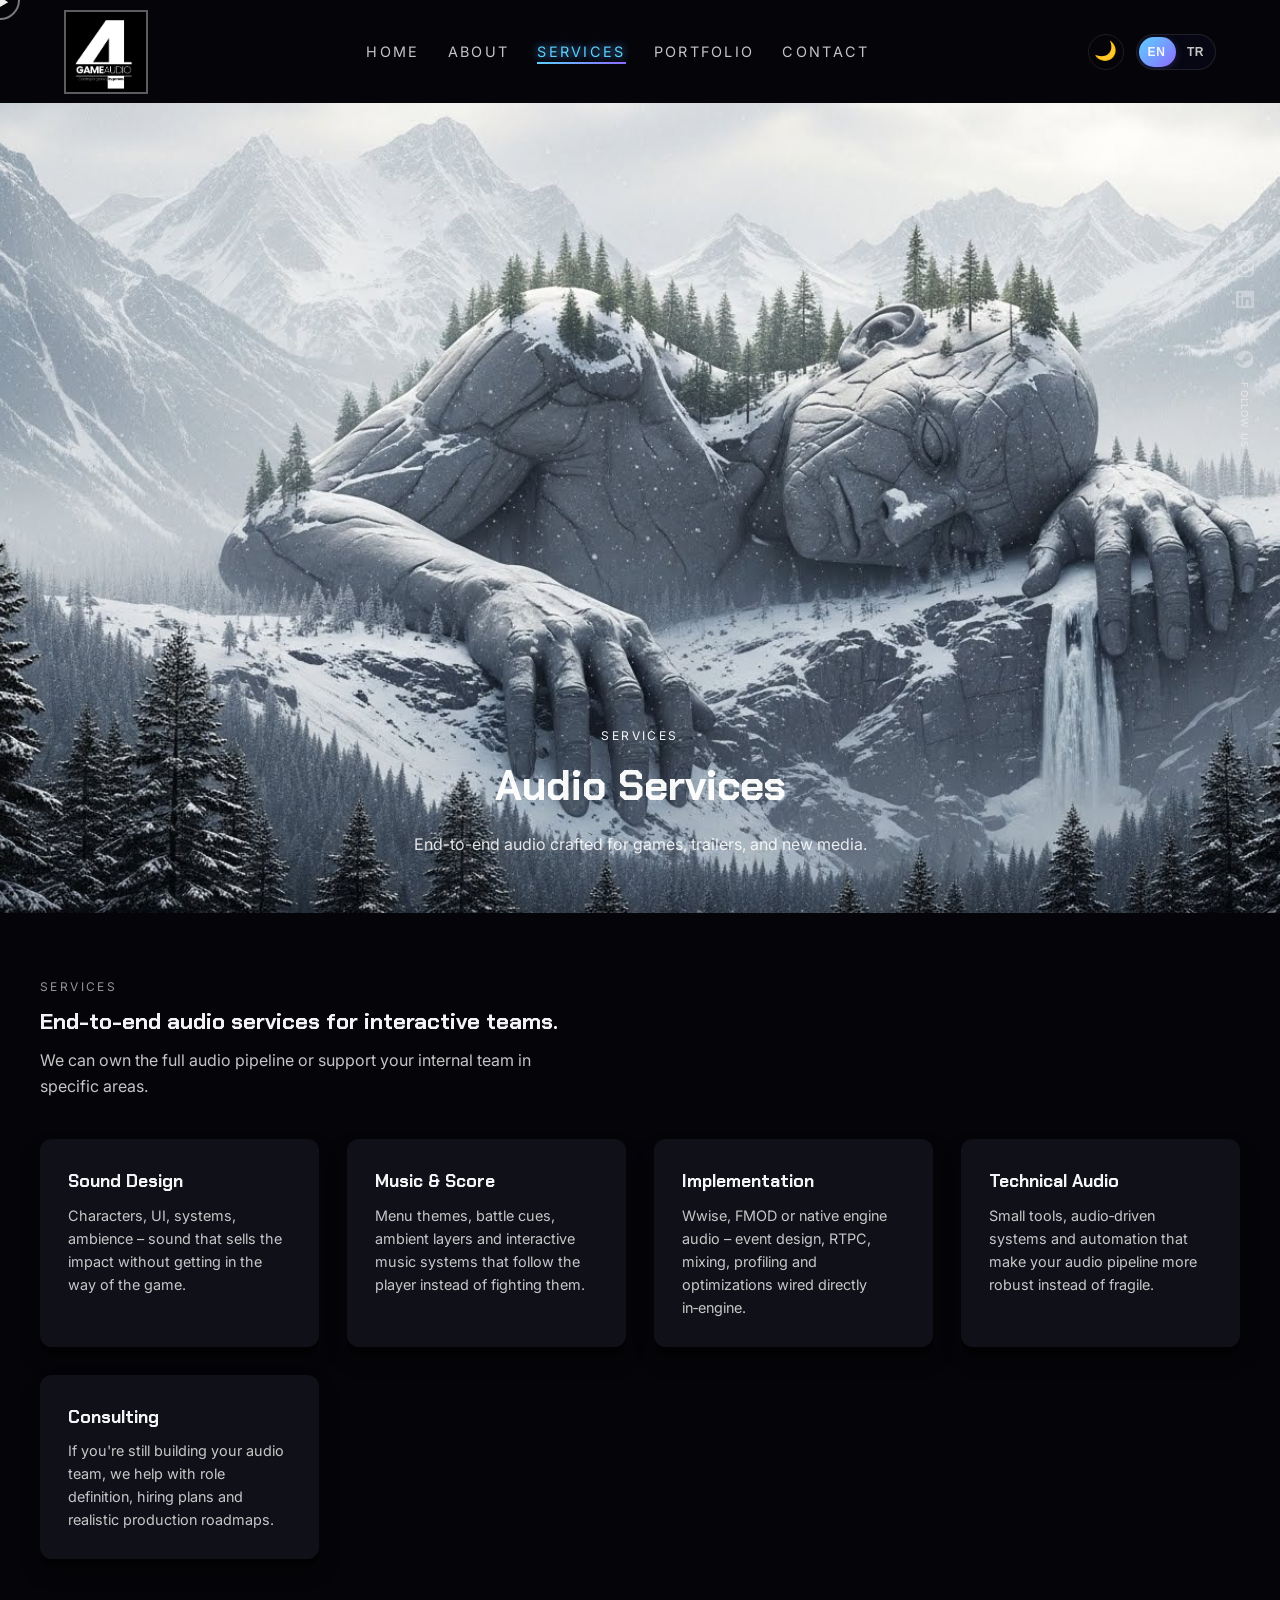
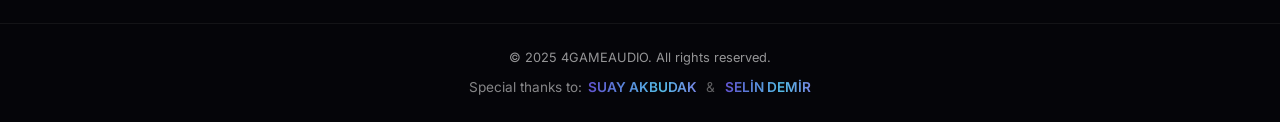
<file: services.html>
<!doctype html>
<html lang="en">
<head>
  <meta charset="utf-8" />
  <title>Services – 4GameAudio | Sound Design, Music & Audio Implementation</title>
  <meta name="description" content="Professional game audio services: sound design, music composition, voice & dialogue, Wwise/FMOD implementation, technical audio, and consulting for game developers." />
  <meta name="keywords" content="game sound design services, video game music composition, Wwise implementation, FMOD integration, voice over recording, dialogue editing, technical audio, audio middleware, oyun ses hizmetleri" />
  <meta name="author" content="4GameAudio" />
  <meta name="robots" content="index, follow" />
  <meta property="og:title" content="Services – 4GameAudio" />
  <meta property="og:description" content="Sound design, music composition, voice & dialogue, and audio implementation services." />
  <meta property="og:type" content="website" />
  <meta property="og:url" content="https://www.4gameaudio.com/services.html" />
  <meta property="og:image" content="https://www.4gameaudio.com/logo.jpg" />
  <link rel="canonical" href="https://www.4gameaudio.com/services.html" />
  <meta name="viewport" content="width=device-width, initial-scale=1" />
  <link rel="icon" type="image/x-icon" href="logo.ico" />
  <link rel="apple-touch-icon" href="logo.ico" />
  <link rel="preconnect" href="https://fonts.googleapis.com" />
  <link rel="preconnect" href="https://fonts.gstatic.com" crossorigin />
  <link
    href="https://fonts.googleapis.com/css2?family=Inter:wght@300;400;500;600;700&family=Chakra+Petch:wght@500;600;700&display=swap"
    rel="stylesheet"
  />
  <link rel="stylesheet" href="https://cdnjs.cloudflare.com/ajax/libs/font-awesome/6.5.1/css/all.min.css" integrity="sha512-DTOQO9RWCH3ppGqcWaEA1BIZOC6xxalwEsw9c2QQeAIftl+Vegovlnee1c9QX4TctnWMn13TZye+giMm8e2LwA==" crossorigin="anonymous" referrerpolicy="no-referrer" />
  <link rel="stylesheet" href="styles.css" />
  <script>
    (function() {
      const theme = localStorage.getItem('theme') || 'dark';
      document.documentElement.setAttribute('data-theme', theme);
      document.body.classList.add('loading');
      window.addEventListener('DOMContentLoaded', function() {
        const savedLang = localStorage.getItem('language') || 'en';
        if (document.fonts && document.fonts.ready) {
          document.fonts.ready.then(function() {
            requestAnimationFrame(function() {
              requestAnimationFrame(function() {
                document.body.classList.remove('loading');
              });
            });
          });
        } else {
          setTimeout(function() {
            requestAnimationFrame(function() {
              document.body.classList.remove('loading');
            });
          }, 100);
        }
      });
    })();
  </script>
</head>
<body data-page="services">
  <div class="custom-cursor" id="customCursor">
    <div class="cursor-dot"></div>
    <div class="cursor-outline"></div>
  </div>
  
  <header>
    <div class="nav-container">
      <a href="index.html" class="logo">
        <span class="logo-frame">
          <img src="dark.jpg" alt="4GameAudio" class="logo-img logo-dark" />
          <img src="light.jpg" alt="4GameAudio" class="logo-img logo-light" />
        </span>
      </a>
      <nav>
        <ul>
          <li><a href="index.html" data-i18n-key="nav.home">Home</a></li>
          <li><a href="about.html" data-i18n-key="nav.about">About</a></li>
          <li><a href="services.html" class="active" data-i18n-key="nav.services">Services</a></li>
          <li><a href="portfolio.html" data-i18n-key="nav.portfolio">Portfolio</a></li>
          <li><a href="contact.html" data-i18n-key="nav.contact">Contact</a></li>
        </ul>
      </nav>
      <div class="header-controls">
        <button type="button" class="theme-toggle" id="themeToggle" aria-label="Toggle theme">🌙</button>
        <div class="lang-toggle-wrapper" id="langToggleWrapper">
          <button type="button" class="lang-toggle" id="langToggle" aria-label="Toggle language">
            <span class="lang-toggle-slider"></span>
            <span class="lang-toggle-label lang-toggle-label-en">EN</span>
            <span class="lang-toggle-label lang-toggle-label-tr">TR</span>
          </button>
        </div>
        <button class="mobile-menu-toggle" id="mobileMenuToggle" aria-label="Toggle menu">
          <span></span>
          <span></span>
          <span></span>
        </button>
      </div>
    </div>
  </header>

  <!-- Mobile Menu Overlay -->
  <div class="mobile-menu-overlay" id="mobileMenuOverlay">
    <button class="mobile-menu-close" id="mobileMenuClose" aria-label="Close menu">
      <svg width="24" height="24" viewBox="0 0 24 24" fill="none" stroke="currentColor" stroke-width="2" stroke-linecap="round" stroke-linejoin="round">
        <line x1="18" y1="6" x2="6" y2="18"></line>
        <line x1="6" y1="6" x2="18" y2="18"></line>
      </svg>
    </button>
    <nav class="mobile-menu">
      <ul>
        <li><a href="index.html" data-i18n-key="nav.home">Home</a></li>
        <li><a href="about.html" data-i18n-key="nav.about">About</a></li>
        <li><a href="services.html" data-i18n-key="nav.services">Services</a></li>
        <li><a href="portfolio.html" data-i18n-key="nav.portfolio">Portfolio</a></li>
        <li><a href="contact.html" data-i18n-key="nav.contact">Contact</a></li>
      </ul>
    </nav>
  </div>

  <div class="social-bar">
    <a href="https://youtube.com" target="_blank" aria-label="YouTube">
      <svg width="18" height="18" viewBox="0 0 24 24" fill="currentColor">
        <path d="M23.498 6.186a3.016 3.016 0 0 0-2.122-2.136C19.505 3.545 12 3.545 12 3.545s-7.505 0-9.377.505A3.017 3.017 0 0 0 .502 6.186C0 8.07 0 12 0 12s0 3.93.502 5.814a3.016 3.016 0 0 0 2.122 2.136c1.871.505 9.376.505 9.376.505s7.505 0 9.377-.505a3.015 3.015 0 0 0 2.122-2.136C24 15.93 24 12 24 12s0-3.93-.502-5.814zM9.545 15.568V8.432L15.818 12l-6.273 3.568z"/>
      </svg>
    </a>
    <a href="https://instagram.com" target="_blank" aria-label="Instagram">
      <svg width="18" height="18" viewBox="0 0 24 24" fill="currentColor">
        <path d="M12 2.163c3.204 0 3.584.012 4.85.07 3.252.148 4.771 1.691 4.919 4.919.058 1.265.069 1.645.069 4.849 0 3.205-.012 3.584-.069 4.849-.149 3.225-1.664 4.771-4.919 4.919-1.266.058-1.644.07-4.85.07-3.204 0-3.584-.012-4.849-.07-3.26-.149-4.771-1.699-4.919-4.92-.058-1.265-.07-1.644-.07-4.849 0-3.204.013-3.583.07-4.849.149-3.227 1.664-4.771 4.919-4.919 1.266-.057 1.645-.069 4.849-.069zm0-2.163c-3.259 0-3.667.014-4.947.072-4.358.2-6.78 2.618-6.98 6.98-.059 1.281-.073 1.689-.073 4.948 0 3.259.014 3.668.072 4.948.2 4.358 2.618 6.78 6.98 6.98 1.281.058 1.689.072 4.948.072 3.259 0 3.668-.014 4.948-.072 4.354-.2 6.782-2.618 6.979-6.98.059-1.28.073-1.689.073-4.948 0-3.259-.014-3.667-.072-4.947-.196-4.354-2.617-6.78-6.979-6.98-1.281-.059-1.69-.073-4.949-.073zm0 5.838c-3.403 0-6.162 2.759-6.162 6.162s2.759 6.163 6.162 6.163 6.162-2.759 6.162-6.163c0-3.403-2.759-6.162-6.162-6.162zm0 10.162c-2.209 0-4-1.79-4-4 0-2.209 1.791-4 4-4s4 1.791 4 4c0 2.21-1.791 4-4 4zm6.406-11.845c-.796 0-1.441.645-1.441 1.44s.645 1.44 1.441 1.44c.795 0 1.439-.645 1.439-1.44s-.644-1.44-1.439-1.44z"/>
      </svg>
    </a>
    <a href="https://www.linkedin.com" target="_blank" aria-label="LinkedIn">
      <svg width="18" height="18" viewBox="0 0 24 24" fill="currentColor">
        <path d="M20.447 20.452h-3.554v-5.569c0-1.328-.027-3.037-1.852-3.037-1.853 0-2.136 1.445-2.136 2.939v5.667H9.351V9h3.414v1.561h.046c.477-.9 1.637-1.85 3.37-1.85 3.601 0 4.267 2.37 4.267 5.455v6.286zM5.337 7.433c-1.144 0-2.063-.926-2.063-2.065 0-1.138.92-2.063 2.063-2.063 1.14 0 2.064.925 2.064 2.063 0 1.139-.925 2.065-2.064 2.065zm1.782 13.019H3.555V9h3.564v11.452zM22.225 0H1.771C.792 0 0 .774 0 1.729v20.542C0 23.227.792 24 1.771 24h20.451C23.2 24 24 23.227 24 22.271V1.729C24 .774 23.2 0 22.222 0h.003z"/>
      </svg>
    </a>
    <a href="https://facebook.com" target="_blank" aria-label="Facebook">
      <svg width="18" height="18" viewBox="0 0 24 24" fill="currentColor">
        <path d="M24 12.073c0-6.627-5.373-12-12-12s-12 5.373-12 12c0 5.99 4.388 10.954 10.125 11.854v-8.385H7.078v-3.47h3.047V9.43c0-3.007 1.792-4.669 4.533-4.669 1.312 0 2.686.235 2.686.235v2.953H15.83c-1.491 0-1.956.925-1.956 1.874v2.25h3.328l-.532 3.47h-2.796v8.385C19.612 23.027 24 18.062 24 12.073z"/>
      </svg>
    </a>
    <a href="https://store.steampowered.com" target="_blank" aria-label="Steam">
      <i class="fa-brands fa-steam steam-icon"></i>
    </a>
    <div class="social-label" data-i18n-key="social.follow">Follow Us</div>
    <div class="scroll-line"></div>
    <div class="social-label scroll-top-label" data-i18n-key="social.scrollTop">Scroll to top</div>
    <div class="scroll-top-btn" id="scrollTopBtn">
      ↑
    </div>
  </div>

  <main>
    <section class="page-hero page-hero--services">
      <div class="page-hero-inner reveal">
        <p class="section-kicker" data-i18n-key="services.hero.kicker">Services</p>
        <h1 class="page-hero-title" data-i18n-key="services.hero.title">Audio Services</h1>
        <p class="page-hero-subtitle">
          <span data-i18n-key="services.hero.subtitle">
            End-to-end audio crafted for games, trailers, and new media.
          </span>
        </p>
      </div>
    </section>

    <section class="section reveal">
      <div class="section-inner">
        <div class="section-header">
          <p class="section-kicker" data-i18n-key="services.section.kicker">Services</p>
          <h1 class="section-title" data-i18n-key="services.section.title">
            End-to-end audio services for interactive teams.
          </h1>
          <p class="section-subtitle" data-i18n-key="services.section.subtitle">
            We can own the full audio pipeline or support your internal team in specific areas.
          </p>
        </div>
  
        <div class="grid grid-3">
          <article class="card">
            <h3 data-i18n-key="services.card1.title">Sound Design</h3>
            <p data-i18n-key="services.card1.text">
              Characters, UI, systems, ambience – sound that sells the impact without
              getting in the way of the game.
            </p>
          </article>
  
          <article class="card">
            <h3 data-i18n-key="services.card2.title">Music & Score</h3>
            <p data-i18n-key="services.card2.text">
              Menu themes, battle cues, ambient layers and interactive music systems
              that follow the player instead of fighting them.
            </p>
          </article>
  
          <article class="card">
            <h3 data-i18n-key="services.card4.title">Implementation</h3>
            <p data-i18n-key="services.card4.text">
              Wwise, FMOD or native engine audio – event design, RTPC, mixing, profiling
              and optimizations wired directly in‑engine.
            </p>
          </article>
  
          <article class="card">
            <h3 data-i18n-key="services.card5.title">Technical Audio</h3>
            <p data-i18n-key="services.card5.text">
              Small tools, audio‑driven systems and automation that make your audio
              pipeline more robust instead of fragile.
            </p>
          </article>
  
          <article class="card">
            <h3 data-i18n-key="services.card6.title">Consulting</h3>
            <p data-i18n-key="services.card6.text">
              If you're still building your audio team, we help with role definition,
              hiring plans and realistic production roadmaps.
            </p>
          </article>
        </div>
      </div>
    </section>
  </main>

  <footer>
    <div>
      <span data-i18n-key="footer.text">&copy; 2025 4GAMEAUDIO. All rights reserved.</span>
    </div>
    <div class="footer-thanks">
      <span data-i18n-key="footer.thanks">Special thanks to:</span>
      <span class="magic" data-i18n-key="footer.credits">
        <span class="magic-star"><svg viewBox="0 0 512 512"><path d="M512 255.1c0 11.34-7.406 20.86-18.44 23.64l-171.3 42.78l-42.78 171.1C276.7 504.6 267.2 512 255.9 512s-20.84-7.406-23.62-18.44l-42.66-171.2L18.47 279.6C7.406 276.8 0 267.3 0 255.1c0-11.34 7.406-20.83 18.44-23.61l171.2-42.78l42.78-171.1C235.2 7.406 244.7 0 256 0s20.84 7.406 23.62 18.44l42.78 171.2l171.2 42.78C504.6 235.2 512 244.6 512 255.1z"/></svg></span>
        <span class="magic-star"><svg viewBox="0 0 512 512"><path d="M512 255.1c0 11.34-7.406 20.86-18.44 23.64l-171.3 42.78l-42.78 171.1C276.7 504.6 267.2 512 255.9 512s-20.84-7.406-23.62-18.44l-42.66-171.2L18.47 279.6C7.406 276.8 0 267.3 0 255.1c0-11.34 7.406-20.83 18.44-23.61l171.2-42.78l42.78-171.1C235.2 7.406 244.7 0 256 0s20.84 7.406 23.62 18.44l42.78 171.2l171.2 42.78C504.6 235.2 512 244.6 512 255.1z"/></svg></span>
        <span class="magic-star"><svg viewBox="0 0 512 512"><path d="M512 255.1c0 11.34-7.406 20.86-18.44 23.64l-171.3 42.78l-42.78 171.1C276.7 504.6 267.2 512 255.9 512s-20.84-7.406-23.62-18.44l-42.66-171.2L18.47 279.6C7.406 276.8 0 267.3 0 255.1c0-11.34 7.406-20.83 18.44-23.61l171.2-42.78l42.78-171.1C235.2 7.406 244.7 0 256 0s20.84 7.406 23.62 18.44l42.78 171.2l171.2 42.78C504.6 235.2 512 244.6 512 255.1z"/></svg></span>
        <span class="magic-text">SUAY AKBUDAK</span>
      </span>
      <span class="footer-separator">&</span>
      <span class="magic" data-i18n-key="footer.credits2">
        <span class="magic-star"><svg viewBox="0 0 512 512"><path d="M512 255.1c0 11.34-7.406 20.86-18.44 23.64l-171.3 42.78l-42.78 171.1C276.7 504.6 267.2 512 255.9 512s-20.84-7.406-23.62-18.44l-42.66-171.2L18.47 279.6C7.406 276.8 0 267.3 0 255.1c0-11.34 7.406-20.83 18.44-23.61l171.2-42.78l42.78-171.1C235.2 7.406 244.7 0 256 0s20.84 7.406 23.62 18.44l42.78 171.2l171.2 42.78C504.6 235.2 512 244.6 512 255.1z"/></svg></span>
        <span class="magic-star"><svg viewBox="0 0 512 512"><path d="M512 255.1c0 11.34-7.406 20.86-18.44 23.64l-171.3 42.78l-42.78 171.1C276.7 504.6 267.2 512 255.9 512s-20.84-7.406-23.62-18.44l-42.66-171.2L18.47 279.6C7.406 276.8 0 267.3 0 255.1c0-11.34 7.406-20.83 18.44-23.61l171.2-42.78l42.78-171.1C235.2 7.406 244.7 0 256 0s20.84 7.406 23.62 18.44l42.78 171.2l171.2 42.78C504.6 235.2 512 244.6 512 255.1z"/></svg></span>
        <span class="magic-star"><svg viewBox="0 0 512 512"><path d="M512 255.1c0 11.34-7.406 20.86-18.44 23.64l-171.3 42.78l-42.78 171.1C276.7 504.6 267.2 512 255.9 512s-20.84-7.406-23.62-18.44l-42.66-171.2L18.47 279.6C7.406 276.8 0 267.3 0 255.1c0-11.34 7.406-20.83 18.44-23.61l171.2-42.78l42.78-171.1C235.2 7.406 244.7 0 256 0s20.84 7.406 23.62 18.44l42.78 171.2l171.2 42.78C504.6 235.2 512 244.6 512 255.1z"/></svg></span>
        <span class="magic-text">SELİN DEMİR</span>
      </span>
    </div>
  </footer>

  <script src="main.js"></script>
</body>
</html>
</file>
<file: styles.css>
* {
  -webkit-box-sizing: border-box;
  -moz-box-sizing: border-box;
  box-sizing: border-box;
  margin: 0;
  padding: 0;
}

:root {
  
  --bg-primary: #050509;
  --bg-secondary: #060712;
  --bg-tertiary: #101118;
  --bg-card: #101118;
  --bg-header: rgba(5, 6, 11, 0.9);
  --text-primary: #f4f4f7;
  --text-secondary: rgba(245, 245, 245, 0.8);
  --text-tertiary: rgba(245, 245, 245, 0.6);
  --border-color: rgba(255, 255, 255, 0.06);
  --border-color-light: rgba(255, 255, 255, 0.1);
  --accent-primary: #6c5ce7;
  --accent-secondary: #5dd0ff;
  --shadow: rgba(0, 0, 0, 0.6);
}

[data-theme="light"] {
  
  --bg-primary: #fdf2f8;
  --bg-secondary: #fce7f3;
  --bg-tertiary: #fff1f2;
  --bg-card: #ffffff;
  --bg-header: rgba(253, 242, 248, 0.95);
  --text-primary: #4a1d4a;
  --text-secondary: rgba(74, 29, 74, 0.8);
  --text-tertiary: rgba(74, 29, 74, 0.6);
  --border-color: rgba(219, 39, 119, 0.12);
  --border-color-light: rgba(219, 39, 119, 0.2);
  --accent-primary: #db2777;
  --accent-secondary: #a855f7;
  --shadow: rgba(219, 39, 119, 0.15);
}

html {
  visibility: visible;
}

body {
  font-family: "Inter", system-ui, -apple-system, BlinkMacSystemFont, "Segoe UI", sans-serif;
  background: var(--bg-primary);
  color: var(--text-primary);
  -webkit-font-smoothing: antialiased;
  -moz-osx-font-smoothing: grayscale;
  line-height: 1.6;
  transition: background-color 0.3s ease, color 0.3s ease;
  cursor: none; 
  position: relative;
  opacity: 1;
}



body.loading {
  transition: none !important;
}

body.loading * {
  transition: none !important;
}

body.intro-active {
  overflow: hidden;
}

body.intro-active .social-bar,
body.intro-active .reveal {
  opacity: 0;
  pointer-events: none;
}

h1,
h2,
h3,
.logo {
  font-family: "Chakra Petch", system-ui, -apple-system, BlinkMacSystemFont, "Segoe UI", sans-serif;
}
  
  a {
    color: inherit;
    text-decoration: none;
  }
  
  img {
    max-width: 100%;
    display: block;
  }
  
  
  
  header {
  position: sticky;
  top: 0;
  z-index: 100;
  background: transparent !important;
  backdrop-filter: none !important;
  border-bottom: none !important;
  transition: none;
}

header.header-solid {
  background: transparent !important;
  backdrop-filter: none !important;
  border-bottom: none !important;
}
  
  .nav-container {
    max-width: 1080px;
    margin: 0 auto;
    padding: 0.6rem 1.5rem;
    min-height: 84px;
    display: -webkit-box;
    display: -ms-flexbox;
    display: flex;
    -webkit-box-align: center;
    -ms-flex-align: center;
    align-items: center;
    -webkit-box-pack: justify;
    -ms-flex-pack: justify;
    justify-content: space-between;
    background: transparent !important;
  }
  
  .logo {
    display: flex;
    align-items: center;
    height: 100%;
    min-height: 84px;
    max-height: 84px;
    perspective: 720px;
  }

  .logo-frame {
    display: flex;
    align-items: center;
    justify-content: center;
    width: 84px;
    height: 84px;
    border: 2px solid rgba(255, 255, 255, 0.35);
    overflow: hidden;
    transition: transform 0.6s cubic-bezier(0.4, 0, 0.2, 1);
    transform-style: preserve-3d;
    -webkit-transform-style: preserve-3d;
  }

  .logo:hover .logo-frame {
    transform: rotateY(360deg);
  }

  [data-theme="light"] .logo-frame {
    border-color: rgba(0, 0, 0, 0.28);
  }

  .logo-frame .logo-img {
    width: 100%;
    height: 100%;
    object-fit: contain;
    object-position: center;
    padding: 0;
    box-sizing: border-box;
  }

  .logo-img {
    height: calc(100% - 0.1rem);
    max-height: 84px;
    width: auto;
    object-fit: contain;
    display: block;
    transition: opacity 0.3s ease;
    opacity: 1 !important;
    visibility: visible !important;
  }

  .logo-dark {
    display: block !important;
    opacity: 1 !important;
    visibility: visible !important;
  }

  .logo-light {
    display: none !important;
    opacity: 0 !important;
    visibility: hidden !important;
  }

  [data-theme="light"] .logo-dark {
    display: none !important;
    opacity: 0 !important;
    visibility: hidden !important;
  }

  [data-theme="light"] .logo-light {
    display: block !important;
    opacity: 1 !important;
    visibility: visible !important;
}
  
  nav ul {
    display: flex;
    gap: 1.75rem;
    list-style: none;
  }
  
  nav a {
    font-size: 0.9rem;
    text-transform: uppercase;
    letter-spacing: 0.16em;
    opacity: 0.8;
    position: relative;
    transition: opacity 0.2s ease, text-shadow 0.3s ease;
  }
  

nav a::after {
  content: "";
  position: absolute;
  bottom: -4px;
  left: 0;
  height: 2px;
  width: 0;
  background: linear-gradient(90deg, #5dd0ff, #8c6bff);
  transition: width 0.3s ease;
}
  
  nav a:hover::after,
  nav a.active::after {
    width: 100%;
  }
  
  nav a:hover {
    opacity: 1;
  }


nav a.active {
  opacity: 1;
  color: #5dd0ff;
  text-shadow: 
    0 0 8px rgba(93, 208, 255, 0.6),
    0 0 12px rgba(140, 107, 255, 0.4),
    0 0 16px rgba(93, 208, 255, 0.3);
  animation: navLinkShine 2s ease-in-out infinite;
  transition: color 0.3s ease, text-shadow 0.3s ease;
}

@keyframes navLinkShine {
  0%, 100% {
    text-shadow: 
      0 0 8px rgba(93, 208, 255, 0.6),
      0 0 12px rgba(140, 107, 255, 0.4),
      0 0 16px rgba(93, 208, 255, 0.3);
  }
  50% {
    text-shadow: 
      0 0 12px rgba(93, 208, 255, 0.8),
      0 0 18px rgba(140, 107, 255, 0.6),
      0 0 24px rgba(93, 208, 255, 0.5);
  }
}


[data-theme="light"] header,
[data-theme="light"] header.header-solid {
  background: transparent !important;
  backdrop-filter: none !important;
  border-bottom: none !important;
}


[data-theme="light"] nav a {
  color: #4a1d4a;
  font-weight: 600;
  opacity: 0.9;
}

[data-theme="light"] nav a:hover {
  color: #db2777;
  opacity: 1;
}

[data-theme="light"] nav a.active {
  color: #db2777;
  font-weight: 700;
  text-shadow: 
    0 0 8px rgba(219, 39, 119, 0.5),
    0 0 12px rgba(168, 85, 247, 0.3);
  animation: navLinkShineLight 2s ease-in-out infinite;
}

@keyframes navLinkShineLight {
  0%, 100% {
    text-shadow: 
      0 0 8px rgba(93, 208, 255, 0.5),
      0 0 12px rgba(140, 107, 255, 0.3),
      0 0 16px rgba(93, 208, 255, 0.2);
  }
  50% {
    text-shadow: 
      0 0 12px rgba(93, 208, 255, 0.7),
      0 0 18px rgba(140, 107, 255, 0.5),
      0 0 24px rgba(93, 208, 255, 0.4);
  }
}
  
  
  
  .hero {
  min-height: 80vh;
  display: flex;
  align-items: center;
  justify-content: center;
  padding: 5rem 1.5rem 4rem;
  background: var(--bg-primary);
  position: relative;
  overflow: hidden;
}


.hero--video {
  background: var(--bg-primary);
}



.hero--3d {
  min-height: 100vh;
  padding: 0;
  display: flex;
  align-items: center;
  justify-content: center;
  background: var(--bg-primary);
  position: relative;
  overflow: hidden;
}


.hero-bg-gif {
  position: absolute;
  top: 0;
  left: 0;
  width: 100%;
  height: 100%;
  z-index: 1;
  background-image: url('dark.gif');
  background-size: cover;
  background-position: center 56%;
  background-repeat: no-repeat;
  opacity: 0.7;
  transition: background-image 0.3s ease, opacity 0.3s ease;
}

[data-theme="light"] .hero-bg-gif {
  background-image: url('light.gif');
  background-position: center 58%;
  opacity: 0.8;
}


@media (max-width: 1024px) {
  .hero-bg-gif,
  .page-hero::before {
    background-position: center 50%;
  }
}


@media (max-width: 768px) {
  .hero-bg-gif,
  .page-hero::before {
    background-position: center 45%;
    background-size: cover;
  }
}


@media (max-width: 480px) {
  .hero-bg-gif,
  .page-hero::before {
    background-position: center 40%;
  }
}


@media (max-width: 360px) {
  .hero-bg-gif,
  .page-hero::before {
    background-position: center 35%;
  }
}


.hero-3d-canvas {
  display: none;
}



.hero-3d-content {
  position: relative;
  z-index: 10;
  width: 100%;
  min-height: 100vh;
  display: flex;
  flex-direction: column;
  justify-content: center;
  align-items: center;
  padding: 2rem;
  padding-bottom: 6rem;
  text-align: center;
}

.hero-3d-center {
  max-width: 800px;
  margin: 0 auto;
  margin-top: -5vh;
}

.badge-glow {
  background: rgba(108, 92, 231, 0.1);
  border: 1px solid rgba(108, 92, 231, 0.3);
  box-shadow: 0 0 20px rgba(108, 92, 231, 0.2);
  margin-bottom: 1.5rem;
}

.hero-3d-title {
  font-size: clamp(2.5rem, 6vw, 5rem);
  font-weight: 700;
  line-height: 1.1;
  margin-bottom: 2rem;
  color: #ffffff;
}

.hero-title-line {
  display: block;
  opacity: 1;
  color: #ffffff;
}

.hero-title-small {
  font-size: 0.5em;
  opacity: 0.95;
  margin-top: 0.3em;
  color: rgba(255, 255, 255, 0.92);
}

.hero-title-highlight {
  display: block;
  font-size: 1.5em;
  background: linear-gradient(135deg, #5dd0ff 0%, #8c6bff 50%, #ff6b9d 100%);
  -webkit-background-clip: text;
  background-clip: text;
  color: transparent;
  text-shadow: none;
  position: relative;
  margin: 0.1em 0;
}

.hero-3d-lead {
  font-size: 1.1rem;
  color: rgba(255, 255, 255, 0.9);
  max-width: 500px;
  margin: 0 auto 2rem;
  line-height: 1.6;
}


[data-theme="light"] .hero-3d-title {
  color: var(--text-primary);
}

[data-theme="light"] .hero-title-line {
  color: var(--text-primary);
  opacity: 1;
}

[data-theme="light"] .hero-title-highlight {
  background: linear-gradient(135deg, #db2777 0%, #a855f7 50%, #ec4899 100%);
  -webkit-background-clip: text;
  background-clip: text;
}

[data-theme="light"] .hero-3d-lead {
  color: var(--text-secondary);
}

[data-theme="light"] .badge-glow {
  background: rgba(219, 39, 119, 0.12);
  border-color: rgba(219, 39, 119, 0.35);
  color: #4a1d4a;
}

[data-theme="light"] .hero-scroll-indicator span {
  color: #6b3a6b;
}


.hero-3d-cta {
  display: flex;
  flex-wrap: wrap;
  gap: 1rem;
  justify-content: center;
}

.btn-glow {
  position: relative;
  overflow: hidden;
  box-shadow: 0 0 20px rgba(108, 92, 231, 0.3);
  transition: all 0.3s ease;
}

.btn-glow:hover {
  box-shadow: 0 0 30px rgba(108, 92, 231, 0.5), 0 0 60px rgba(93, 208, 255, 0.3);
  transform: translateY(-2px);
}


.hero-scroll-indicator {
  position: absolute;
  bottom: 2rem;
  left: 50%;
  transform: translateX(-50%);
  display: flex;
  flex-direction: column;
  align-items: center;
  animation: scroll-bounce 2s ease-in-out infinite;
}

@keyframes scroll-bounce {
  0%, 100% { transform: translateX(-50%) translateY(0); }
  50% { transform: translateX(-50%) translateY(10px); }
}

.scroll-arrow {
  width: 24px;
  height: 24px;
  opacity: 0.4;
}

.scroll-arrow svg {
  width: 100%;
  height: 100%;
}


@media (max-width: 640px) {
  .hero-3d-content {
    padding: 4rem 1rem 2rem;
  }
  
  .hero-3d-title {
    font-size: clamp(2rem, 8vw, 3rem);
  }
  
  .hero-3d-cta {
    flex-direction: column;
    gap: 0.75rem;
  }
  
  .hero-scroll-indicator {
    display: none;
  }
}


  
.hero-inner {
  max-width: 1080px;
  margin: 0 auto;
  display: grid;
  grid-template-columns: minmax(0, 3fr) minmax(0, 2fr);
  gap: 3rem;
  align-items: center;
  position: relative;
  z-index: 2;
}

.hero-copy {
  position: relative;
}
  
  .badge {
    display: inline-flex;
    align-items: center;
    gap: 0.4rem;
    padding: 0.2rem 0.7rem;
    border-radius: 999px;
    border: 1px solid rgba(255, 255, 255, 0.15);
    font-size: 0.7rem;
    text-transform: uppercase;
    letter-spacing: 0.18em;
    opacity: 0.8;
    margin-bottom: 1rem;
  }
  
  .badge-dot {
    width: 8px;
    height: 8px;
    border-radius: 999px;
    background: #61dafb;
    box-shadow: 0 0 12px #61dafb;
  }
  
.hero h1 {
  font-size: clamp(2rem, 3vw, 2.6rem);
  line-height: 1.1;
  margin-bottom: 1rem;
  position: relative;
}
  
  .hero h1 span {
    background: linear-gradient(90deg, #5dd0ff, #8c6bff);
    -webkit-background-clip: text;
    background-clip: text;
    color: transparent;
  }




.hero-visual-main {
  position: relative;
}

.hero-visual-main::before {
  content: '';
  position: absolute;
  top: 0;
  left: 0;
  right: 0;
  bottom: 0;
  background: linear-gradient(
    0deg,
    transparent 0%,
    rgba(108, 92, 231, 0.03) 50%,
    transparent 100%
  );
  background-size: 100% 4px;
  pointer-events: none;
  animation: scanlines 8s linear infinite;
  z-index: 1;
}

@keyframes scanlines {
  0% { background-position: 0 0; }
  100% { background-position: 0 100vh; }
}


.badge {
  display: inline-flex;
  }
  
  .hero-lead {
    max-width: 32rem;
    color: var(--text-secondary);
    margin-bottom: 1.75rem;
  }
  
  .hero-meta {
    display: flex;
    flex-wrap: wrap;
    gap: 1.5rem;
    font-size: 0.85rem;
    opacity: 0.8;
    margin-bottom: 2rem;
  }
  
  .hero-meta span {
    text-transform: uppercase;
    letter-spacing: 0.16em;
  }
  
  .hero-cta {
    display: flex;
    flex-wrap: wrap;
    gap: 1rem;
  }

.hero-play {
  margin-top: 2rem;
  display: inline-flex;
  align-items: center;
  gap: 0.9rem;
  cursor: none;
  background: transparent;
  border: none;
  color: var(--text-primary);
  font-size: 0.9rem;
}

.hero-play-circle {
  width: 56px;
  height: 56px;
  border-radius: 50%;
  border: 2px solid var(--text-primary);
  display: flex;
  align-items: center;
  justify-content: center;
  box-shadow: 0 0 0 0 rgba(0, 0, 0, 0.1);
  transition: box-shadow 0.25s ease, transform 0.25s ease, background 0.25s ease, border-color 0.25s ease;
  animation: heroPulse 4s ease-out infinite;
}

@keyframes heroPulse {
  0% {
    box-shadow: 0 0 0 0 rgba(0, 0, 0, 0.0);
    transform: scale(1);
  }
  6% {
    box-shadow: 0 0 0 10px rgba(0, 0, 0, 0.08);
    transform: scale(1.05);
  }
  14% {
    box-shadow: 0 0 0 18px rgba(0, 0, 0, 0.0);
    transform: scale(1);
  }
  100% {
    box-shadow: 0 0 0 0 rgba(0, 0, 0, 0);
    transform: scale(1);
  }
}

[data-theme="dark"] .hero-play-circle {
  animation: heroPulseDark 4s ease-out infinite;
}

@keyframes heroPulseDark {
  0% {
    box-shadow: 0 0 0 0 rgba(255, 255, 255, 0.0);
    transform: scale(1);
  }
  6% {
    box-shadow: 0 0 0 10px rgba(255, 255, 255, 0.15);
    transform: scale(1.05);
  }
  14% {
    box-shadow: 0 0 0 18px rgba(255, 255, 255, 0.0);
    transform: scale(1);
  }
  100% {
    box-shadow: 0 0 0 0 rgba(255, 255, 255, 0);
    transform: scale(1);
  }
}

.hero-play-triangle {
  width: 0;
  height: 0;
  border-left: 14px solid var(--text-primary);
  border-top: 9px solid transparent;
  border-bottom: 9px solid transparent;
  margin-left: 3px;
  transition: border-left-color 0.25s ease;
}

.hero-play:hover .hero-play-triangle {
  border-left-color: var(--bg-primary);
}

.hero-play span {
  text-transform: uppercase;
  letter-spacing: 0.18em;
  font-size: 0.75rem;
  opacity: 0.9;
}

.hero-play:hover .hero-play-circle {
  background: var(--text-primary);
  border-color: var(--text-primary);
  transform: translateY(-2px);
  box-shadow: 0 0 18px rgba(0, 0, 0, 0.2);
  animation: heroHoverGlow 1.2s ease-out infinite;
}

[data-theme="dark"] .hero-play:hover .hero-play-circle {
  box-shadow: 0 0 18px rgba(255, 255, 255, 0.55);
  animation: heroHoverGlowDark 1.2s ease-out infinite;
}

@keyframes heroHoverGlow {
  0% {
    box-shadow: 0 0 12px rgba(0, 0, 0, 0.15);
  }
  50% {
    box-shadow: 0 0 22px rgba(0, 0, 0, 0.3);
  }
  100% {
    box-shadow: 0 0 12px rgba(0, 0, 0, 0.15);
  }
}

@keyframes heroHoverGlowDark {
  0% {
    box-shadow: 0 0 12px rgba(255, 255, 255, 0.4);
  }
  50% {
    box-shadow: 0 0 22px rgba(255, 255, 255, 0.9);
  }
  100% {
    box-shadow: 0 0 12px rgba(255, 255, 255, 0.4);
  }
}


.hero-typing {
  position: relative;
  display: inline-block;
  min-width: 7ch;
  white-space: nowrap;
}

.typing-cursor {
  display: inline-block;
  margin-left: 2px;
  animation: blink 1s infinite;
  color: inherit;
  font-weight: 300;
}

@keyframes blink {
  0%, 50% {
    opacity: 1;
  }
  51%, 100% {
    opacity: 0;
  }
}

@keyframes caretBlink {
  0%,
  50% {
    opacity: 1;
  }
  50.01%,
  100% {
    opacity: 0;
  }
}
  
  .btn-primary,
  .btn-outline {
    padding: 0.75rem 1.5rem;
    border-radius: 999px;
    font-size: 0.85rem;
    text-transform: uppercase;
    letter-spacing: 0.18em;
    border: 1px solid transparent;
    cursor: none;
    display: inline-flex;
    align-items: center;
    justify-content: center;
    gap: 0.5rem;
    text-align: center;
  }
  
  .btn-primary {
    background: linear-gradient(135deg, #5dd0ff, #8c6bff);
    color: #05060b;
    font-weight: 600;
  }
  
  .btn-outline {
    border-color: var(--border-color-light);
    background: transparent;
    color: var(--text-primary);
    transition: background-color 0.3s ease, border-color 0.3s ease, color 0.3s ease;
  }
  
  .btn-primary:hover {
    filter: brightness(1.1);
  }
  
  .btn-primary:disabled {
    opacity: 0.7;
    cursor: none;
  }
  
  .form-status {
    font-size: 0.9rem;
    padding: 0.75rem;
    border-radius: 8px;
    background: rgba(255, 255, 255, 0.05);
  }
  
  .btn-outline:hover {
    background: var(--bg-secondary);
  }
  
  
  [data-theme="light"] .card {
    background: linear-gradient(145deg, #ffffff, #f8f0f8);
    box-shadow: 
      0 8px 0 rgba(180, 130, 160, 0.3),
      0 12px 20px rgba(180, 130, 160, 0.2);
  }

  [data-theme="light"] .card:hover {
    transform: rotateX(8deg) translateY(4px);
    box-shadow: 
      0 8px 0 rgba(180, 130, 160, 0.3),
      0 12px 20px rgba(180, 130, 160, 0.2);
  }

  [data-theme="light"] .card:active {
    transform: rotateX(8deg) translateY(4px);
  }

  [data-theme="light"] .card:hover h3 {
    color: var(--accent-primary);
  }

  [data-theme="light"] .section-alt {
    background: linear-gradient(135deg, #fce7f3 0%, #f3e8ff 100%);
  }

  [data-theme="light"] .section-kicker {
    color: #db2777;
  }

  [data-theme="light"] .btn-outline {
    border-color: rgba(219, 39, 119, 0.35);
    color: #db2777;
  }

  [data-theme="light"] .btn-outline:hover {
    background: rgba(219, 39, 119, 0.1);
    border-color: #db2777;
  }

  [data-theme="light"] .btn-primary {
    background: linear-gradient(135deg, #db2777, #a855f7);
  }
  
  
  
  .hero-visual {
  position: relative;
  padding: 2rem;
  border-radius: 0;
  background: radial-gradient(circle at top, rgba(255, 255, 255, 0.05), transparent 55%);
  border: 1px solid rgba(255, 255, 255, 0.08);
  box-shadow: 0 18px 50px rgba(0, 0, 0, 0.6);
  transform-style: preserve-3d;
  backface-visibility: hidden;
  -webkit-backface-visibility: hidden;
  transform-origin: center center;
  perspective: 1000px;
}
  
  .hero-visual-main {
  border-radius: 0;
    border: 1px solid var(--border-color-light);
    padding: 1.5rem;
    background: var(--bg-card);
    transition: background-color 0.3s ease, border-color 0.3s ease;
  }
  
  .hero-visual-main h2 {
    font-size: 0.9rem;
    text-transform: uppercase;
    letter-spacing: 0.16em;
    opacity: 0.8;
    margin-bottom: 0.8rem;
  }
  
  .hero-visual-main p {
    font-size: 0.85rem;
    opacity: 0.9;
  }
  
  .hero-tag {
    position: absolute;
    top: 1.2rem;
    right: 1.2rem;
    font-size: 0.7rem;
    padding: 0.2rem 0.6rem;
    border-radius: 999px;
    background: rgba(5, 6, 11, 0.8);
    border: 1px solid rgba(255, 255, 255, 0.12);
  }
  
  
  
.section {
  padding: 4rem 1.5rem;
  background: var(--bg-primary);
  position: relative;
  overflow: hidden;
}

  
.section-alt {
  background: var(--bg-secondary);
}

.home-contact-cta {
  text-align: center;
}

.home-contact-cta .section-subtitle {
  margin-left: auto;
  margin-right: auto;
}

.home-contact-cta-actions {
  display: flex;
  justify-content: center;
  margin-top: 2.25rem;
}

.page-hero--about .page-hero-inner,
.page-hero--services .page-hero-inner,
.page-hero--portfolio .page-hero-inner,
.page-hero--contact .page-hero-inner {
  max-width: 1080px;
}

[data-theme="light"] .page-hero--about .page-hero-inner,
[data-theme="light"] .page-hero--services .page-hero-inner,
[data-theme="light"] .page-hero--portfolio .page-hero-inner,
[data-theme="light"] .page-hero--contact .page-hero-inner {
  background: transparent;
  border: none;
}
  
  .section-inner {
    max-width: 1080px;
    margin: 0 auto;
    position: relative;
    z-index: 1;
  }
  
  .section-header {
    margin-bottom: 2.5rem;
  }
  
  .section-kicker {
    font-size: 0.75rem;
    text-transform: uppercase;
    letter-spacing: 0.2em;
    color: var(--text-tertiary);
    margin-bottom: 0.5rem;
  }
  
.section-title {
  font-size: 1.4rem;
  margin-bottom: 0.5rem;
}
  
  .section-subtitle {
    color: var(--text-secondary);
    max-width: 32rem;
  }
  
  
  
  .grid {
    display: grid;
    gap: 1.75rem;
  }
  
  .grid-3 {
    grid-template-columns: repeat(auto-fit, minmax(220px, 1fr));
  }
  

.grid-3 {
  perspective: 1000px;
  }
  
.card {
  padding: 1.75rem;
  border-radius: 12px;
  background: linear-gradient(145deg, var(--bg-tertiary), var(--bg-card));
  position: relative;
  cursor: none;
  transition: transform 0.25s ease, box-shadow 0.25s ease, background 0.25s ease, border-color 0.25s ease;
  border: none;
  transform-style: preserve-3d;
  transform: rotateX(0deg) rotateY(0deg);
  
  box-shadow: 
    0 8px 0 rgba(0, 0, 0, 0.4),
    0 12px 20px rgba(0, 0, 0, 0.3);
}


.card:hover {
  transform: rotateX(8deg) translateY(4px);
  box-shadow: 
    0 8px 0 rgba(0, 0, 0, 0.4),
    0 12px 20px rgba(0, 0, 0, 0.3);
}


.card:active {
  transform: rotateX(10deg) translateY(6px);
}
  
  .card h3 {
  margin-bottom: 0.5rem;
  font-size: 1.1rem;
  color: var(--text-primary);
  transition: color 0.2s ease;
}

.card:hover h3 {
  color: var(--accent-primary);
  }
  
  .card p {
    font-size: 0.9rem;
  line-height: 1.6;
    color: var(--text-secondary);
  }


.work-sticky-section {
  position: relative;
  height: 300vh; 
  background: var(--bg-secondary);
}

.work-sticky-container {
  position: sticky;
  top: 0;
  height: 100vh;
  display: flex;
  align-items: flex-start;
  justify-content: center;
  overflow: hidden;
  padding-top: 15vh;
}

.work-sticky-content {
  width: 100%;
  max-width: 1100px;
  padding: 0 2rem;
  text-align: center;
  display: flex;
  flex-direction: column;
  align-items: center;
}

.work-sticky-content .section-header {
  margin-bottom: 3rem;
  width: 100%;
}

.work-sticky-content .section-subtitle {
  max-width: 600px;
  margin-left: auto;
  margin-right: auto;
}

.work-sticky-cards {
  position: relative;
  height: 450px;
  width: 100%;
  max-width: 1000px;
  perspective: 1500px;
}


.work-sticky-card {
  position: absolute;
  width: 340px;
  padding: 2rem;
  background: var(--bg-card);
  border: 1px solid var(--border-color);
  border-radius: 0;
  text-align: left;
  transition: all 0.6s cubic-bezier(0.34, 1.56, 0.64, 1);
  pointer-events: auto;
  cursor: none;
  transform-style: preserve-3d;
  box-shadow: 0 15px 40px rgba(0, 0, 0, 0.25);
}


.work-sticky-card[data-index="0"] {
  left: 5%;
  top: 80px;
  transform: rotate(-6deg) scale(0.88);
  z-index: 1;
  opacity: 0.5;
}


.work-sticky-card[data-index="1"] {
  left: 50%;
  top: 100px;
  transform: translateX(-50%) scale(0.88);
  z-index: 0;
  opacity: 0.5;
}


.work-sticky-card[data-index="2"] {
  right: 5%;
  top: 80px;
  transform: rotate(6deg) scale(0.88);
  z-index: 1;
  opacity: 0.5;
}


.work-sticky-card.is-active {
  left: 50% !important;
  right: auto !important;
  top: 20px !important;
  transform: translateX(-50%) rotate(0deg) scale(1) !important;
  z-index: 10 !important;
  opacity: 1 !important;
  box-shadow: 0 25px 60px rgba(108, 92, 231, 0.3), 0 15px 40px rgba(0, 0, 0, 0.3);
}


.work-sticky-card.is-active::before {
  content: '';
  position: absolute;
  inset: -2px;
  border-radius: 0;
  background: linear-gradient(135deg, var(--accent-primary), var(--accent-secondary));
  z-index: -1;
  opacity: 0.5;
}

.work-sticky-card.is-active::after {
  content: '';
  position: absolute;
  inset: 0;
  border-radius: 0;
  background: var(--bg-card);
  z-index: -1;
}


.work-sticky-card[data-index="1"]:not(.is-active) {
  transform: translateX(-50%) scale(0.85) translateY(30px);
}

.work-sticky-card[data-index="2"]:not(.is-active) {
  transform: rotate(8deg) scale(0.85);
}


.work-sticky-card[data-index="0"]:not(.is-active) {
  transform: rotate(-8deg) scale(0.85);
}

.work-sticky-card .work-card-number {
  position: absolute;
  top: 1rem;
  right: 1.5rem;
  font-family: "Chakra Petch", sans-serif;
  font-size: 3.5rem;
  font-weight: 700;
  background: linear-gradient(135deg, var(--accent-primary), var(--accent-secondary));
  -webkit-background-clip: text;
  -webkit-text-fill-color: transparent;
  background-clip: text;
  opacity: 0.2;
  line-height: 1;
  transition: all 0.5s ease;
}

.work-sticky-card.is-active .work-card-number {
  opacity: 0.35;
  transform: scale(1.1);
}

.work-sticky-card .section-kicker {
  margin-bottom: 0.5rem;
  font-size: 0.75rem;
  display: inline-block;
  padding: 0.2rem 0.6rem;
  background: linear-gradient(135deg, rgba(108, 92, 231, 0.15), rgba(93, 208, 255, 0.15));
  border-radius: 0;
  border: 1px solid rgba(108, 92, 231, 0.2);
}

.work-sticky-card h3 {
  font-size: 1.3rem;
  margin-bottom: 0.75rem;
  margin-top: 0.5rem;
  font-weight: 600;
}

.work-sticky-card p:last-child {
  font-size: 0.9rem;
  color: var(--text-secondary);
  line-height: 1.6;
}


.work-sticky-progress {
  display: flex;
  justify-content: center;
  align-items: center;
  gap: 1rem;
  margin-top: 3rem;
}

.work-sticky-dot {
  width: 12px;
  height: 12px;
  border-radius: 50%;
  background: var(--border-color-light);
  transition: all 0.4s ease;
  cursor: none;
}

.work-sticky-dot.is-active {
  background: linear-gradient(135deg, var(--accent-primary), var(--accent-secondary));
  transform: scale(1.3);
  box-shadow: 0 0 15px rgba(108, 92, 231, 0.5);
}


@media (max-width: 768px) {
  .work-sticky-section {
    height: 250vh;
  }
  
  .work-sticky-content {
    padding: 0 1rem;
  }
  
  .work-sticky-content .section-header {
    margin-bottom: 2rem;
  }
  
  .work-sticky-card {
    padding: 1.5rem;
  }
  
  .work-sticky-card .work-card-number {
    font-size: 2.5rem;
    top: 1rem;
    right: 1.5rem;
  }
  
  .work-sticky-card h3 {
    font-size: 1.25rem;
  }
  
  .work-sticky-card p:last-child {
    font-size: 0.95rem;
  }
  
  .work-sticky-cards {
    min-height: 320px;
  }
}


.testimonials-sticky-section {
  position: relative;
  height: 300vh;
  background: var(--bg-primary);
}

.testimonials-sticky-container {
  position: sticky;
  top: 0;
  height: 100vh;
  display: flex;
  align-items: center;
  justify-content: center;
  overflow: hidden;
  padding-top: 80px;
}

.testimonials-sticky-content {
  width: 100%;
  max-width: 900px;
  padding: 0 2rem;
  text-align: center;
  display: flex;
  flex-direction: column;
  align-items: center;
}

.testimonials-sticky-content .section-header {
  margin-bottom: 2rem;
  width: 100%;
}

.testimonials-sticky-content .section-subtitle {
  max-width: 600px;
  margin-left: auto;
  margin-right: auto;
}

.testimonials-sticky-cards {
  position: relative;
  min-height: 300px;
  width: 100%;
  max-width: 800px;
}

.testimonial-sticky-card {
  position: absolute;
  top: 0;
  left: 0;
  width: 100%;
  padding: 2.5rem;
  background: var(--bg-card);
  border: 1px solid var(--border-color);
  border-radius: 0;
  display: flex;
  gap: 2rem;
  align-items: flex-start;
  text-align: left;
  opacity: 0;
  transform: translateY(60px) scale(0.9);
  transition: all 0.6s cubic-bezier(0.4, 0, 0.2, 1);
  pointer-events: none;
}

.testimonial-sticky-card.is-active {
  position: relative;
  opacity: 1;
  transform: translateY(0) scale(1);
  pointer-events: auto;
}

.testimonial-sticky-card.is-prev {
  opacity: 0;
  transform: translateY(-60px) scale(0.9);
}

.testimonial-avatar {
  flex-shrink: 0;
  width: 80px;
  height: 80px;
  border-radius: 50%;
  overflow: hidden;
  border: 3px solid var(--accent-primary);
  box-shadow: 0 0 20px rgba(108, 92, 231, 0.3);
}

.testimonial-avatar img {
  width: 100%;
  height: 100%;
  object-fit: cover;
}

.testimonial-content {
  flex: 1;
}

.testimonial-quote {
  font-size: 1.1rem;
  line-height: 1.8;
  color: var(--text-secondary);
  font-style: italic;
  margin-bottom: 1.5rem;
}

.testimonial-quote::before {
  content: '"';
  font-size: 3rem;
  color: var(--accent-primary);
  opacity: 0.3;
  line-height: 0;
  vertical-align: -0.5rem;
  margin-right: 0.25rem;
}

.testimonial-author {
  display: flex;
  flex-direction: column;
  gap: 0.25rem;
}

.testimonial-author strong {
  font-size: 1rem;
  color: var(--text-primary);
}

.testimonial-author span {
  font-size: 0.85rem;
  color: var(--accent-primary);
}


.testimonials-sticky-progress {
  display: flex;
  justify-content: center;
  gap: 1rem;
  margin-top: 2.5rem;
}

.testimonial-sticky-dot {
  width: 10px;
  height: 10px;
  border-radius: 50%;
  background: var(--border-color-light);
  transition: all 0.4s ease;
}

.testimonial-sticky-dot.is-active {
  background: var(--accent-primary);
  transform: scale(1.3);
  box-shadow: 0 0 12px rgba(108, 92, 231, 0.5);
}


@media (max-width: 768px) {
  .testimonials-sticky-section {
    height: 250vh;
  }
  
  .testimonials-sticky-content {
    padding: 0 1rem;
  }
  
  .testimonial-sticky-card {
    flex-direction: column;
    align-items: center;
    text-align: center;
    padding: 1.5rem;
    gap: 1rem;
  }
  
  .testimonial-avatar {
    width: 60px;
    height: 60px;
  }
  
  .testimonial-quote {
    font-size: 0.95rem;
  }
  
  .testimonial-quote::before {
    font-size: 2rem;
  }
  
  .testimonial-author {
    align-items: center;
  }
  
  .testimonials-sticky-cards {
    min-height: 380px;
  }
  }

  
  .team-grid {
    display: grid;
    grid-template-columns: repeat(2, 1fr);
    gap: 2rem;
    margin-top: 3rem;
  }

  .team-member-card {
    position: relative;
    border-radius: 0;
    overflow: hidden;
    background: var(--bg-card);
    border: 1px solid var(--border-color);
    cursor: none;
    text-decoration: none;
    display: block;
    aspect-ratio: 3 / 4;
    transition: transform 0.3s ease, box-shadow 0.3s ease;
  }

  .team-member-card:hover {
    transform: translateY(-4px);
    box-shadow: 0 12px 40px rgba(0, 0, 0, 0.3);
  }

  .team-member-image {
    width: 100%;
    height: 100%;
    overflow: hidden;
  }

  .team-member-image img {
    width: 100%;
    height: 100%;
    object-fit: cover;
    transition: transform 0.4s ease;
  }

  .team-member-card:hover .team-member-image img {
    transform: scale(1.1);
  }

  .team-member-overlay {
    position: absolute;
    inset: 0;
    background: linear-gradient(to top, rgba(5, 6, 11, 0.95) 0%, rgba(5, 6, 11, 0.7) 50%, transparent 100%);
    display: flex;
    flex-direction: column;
    justify-content: space-between;
    padding: 2rem;
    opacity: 0;
    transition: opacity 0.3s ease;
    pointer-events: none;
  }

  [data-theme="light"] .team-member-overlay {
    background: linear-gradient(to top, rgba(255, 255, 255, 0.95) 0%, rgba(255, 255, 255, 0.7) 50%, transparent 100%);
  }

  .team-member-card:hover .team-member-overlay {
    opacity: 1;
    pointer-events: auto;
  }

  .team-member-top {
    display: flex;
    align-items: center;
    gap: 1rem;
    width: 100%;
  }

  .team-member-card--left .team-member-top {
    flex-direction: row;
  }

  .team-member-card--right .team-member-top {
    flex-direction: row-reverse;
  }

  .team-member-line {
    width: 1px;
    height: 60px;
    background: rgba(255, 255, 255, 0.3);
    transform: scaleY(0);
    transition: transform 0.4s ease 0.15s;
  }

  .team-member-card--left .team-member-line {
    transform-origin: top left;
  }

  .team-member-card--right .team-member-line {
    transform-origin: top right;
  }

  .team-member-card:hover .team-member-line {
    transform: scaleY(1);
  }

  .team-member-button {
    display: inline-flex;
    align-items: center;
    justify-content: center;
    padding: 0.75rem 1.5rem;
    background: linear-gradient(135deg, #5dd0ff, #8c6bff);
    color: #05060b;
    border-radius: 0;
    font-size: 0.85rem;
    font-weight: 600;
    text-transform: uppercase;
    letter-spacing: 0.1em;
    transition: transform 0.4s ease 0.2s, filter 0.3s ease;
    width: fit-content;
  }

  .team-member-card--left .team-member-button {
    transform: translateX(-100px);
  }

  .team-member-card--right .team-member-button {
    transform: translateX(100px);
  }

  .team-member-card:hover .team-member-button {
    transform: translateX(0);
  }

  .team-member-card:hover .team-member-button:hover {
    filter: brightness(1.1);
  }

  .team-member-description {
    transform: translateY(20px);
    transition: transform 0.4s ease 0.1s;
    margin-top: auto;
  }

  .team-member-card:hover .team-member-description {
    transform: translateY(0);
  }

  .team-member-description p {
    color: var(--text-primary);
    font-size: 0.95rem;
    line-height: 1.6;
  }
  
  
  
  .portfolio-grid {
    display: grid;
    gap: 1.75rem;
  grid-template-columns: repeat(auto-fit, minmax(260px, 1fr));
  }

.portfolio-case-study-wrapper {
  display: grid;
  grid-template-columns: 1fr 1fr;
  gap: 2rem;
  align-items: start;
}

.portfolio-case-study-wrapper .portfolio-bundles {
  margin-top: -7rem;
}

.portfolio-item {
  border-radius: 0;
  overflow: hidden;
  background: transparent;
  border: none;
  width: 100%;
  max-width: 520px;
}
  
  .portfolio-thumb {
    height: 180px;
  background: radial-gradient(circle at center, #61dafb 0, var(--bg-secondary) 55%);
  background-size: cover;
  background-position: center;
  filter: brightness(0.9) saturate(1.15);
  transition: filter 0.3s ease;
  }

  .portfolio-item:hover .portfolio-thumb {
    filter: brightness(1) saturate(1.2);
  }


.portfolio-item:nth-child(1) .portfolio-thumb {
  background-image: url('https://shared.akamai.steamstatic.com/store_item_assets/steam/apps/3588490/840d222a83bc4aedb5b390ab02835042925e2427/header.jpg?t=1769715544');
}


.portfolio-item:nth-child(2) .portfolio-thumb {
  background-image: url('1000134506.jpg');
}


.portfolio-item:nth-child(3) .portfolio-thumb {
  background-image: url('1000134507.jpg');
}


.portfolio-item:nth-child(4) .portfolio-thumb {
  background-image: url('1000134508.jpg');
}
  
  .portfolio-body {
  padding: 1.25rem 0 1.4rem 0;
  }
  
  .portfolio-label {
    font-size: 0.7rem;
    text-transform: uppercase;
    letter-spacing: 0.16em;
    opacity: 0.7;
    margin-bottom: 0.35rem;
  }
  
  .portfolio-title {
    font-size: 1rem;
    margin-bottom: 0.4rem;
  }
  
  .portfolio-meta {
    font-size: 0.8rem;
    color: var(--text-secondary);
  }
  
  

.portfolio-bundles {
  font-size: 0.9rem;
  padding: 1rem 1.35rem 1.35rem;
  background: var(--bg-secondary);
  border-radius: 0;
}

.portfolio-bundles-title {
  font-weight: 600;
  text-transform: uppercase;
  letter-spacing: 0.12em;
  opacity: 0.8;
  margin-bottom: 0.2rem;
}

.portfolio-bundles ul {
  list-style: none;
  padding: 0;
  margin: 0;
  display: flex;
  flex-direction: column;
  gap: 0.85rem;
}

.portfolio-bundles li a {
  color: var(--accent-primary);
  text-decoration: none;
  font-weight: 500;
}

.portfolio-bundles li a:hover {
  text-decoration: underline;
}

.bundle-note {
  display: block;
  opacity: 0.7;
  font-size: 0.75rem;
  margin-top: 0.25rem;
}

.bundle-item-with-images {
  margin-top: 0.75rem;
}

.bundle-images {
  display: flex;
  gap: 0.6rem;
  margin-top: 0.35rem;
  flex-wrap: wrap;
}

.bundle-images img {
  width: 140px;
  height: 52px;
  object-fit: cover;
  border-radius: 2px;
  opacity: 0.9;
  transition: opacity 0.2s ease;
}

.bundle-images img:hover {
  opacity: 1;
}

@media (max-width: 640px) {
  .portfolio-case-study-wrapper {
    gap: 1.25rem;
  }

  .portfolio-bundles {
    font-size: 0.8rem;
    padding: 1rem;
  }

  .portfolio-bundles-title {
    font-size: 0.75rem;
  }

  .bundle-note {
    font-size: 0.75rem;
  }

  .portfolio-bundles ul {
    gap: 0.7rem;
  }

  .bundle-images {
    gap: 0.5rem;
  }

  .bundle-images img {
    width: 110px;
    height: 41px;
  }
}
  
  .contact-layout {
    display: grid;
    gap: 2rem;
    grid-template-columns: minmax(0, 3fr) minmax(0, 2fr);
  }
  
  form {
    display: grid;
    gap: 1rem;
  }
  
  label {
    font-size: 0.8rem;
    text-transform: uppercase;
    letter-spacing: 0.18em;
    margin-bottom: 0.3rem;
    display: block;
  }
  
  input,
  textarea {
    width: 100%;
    padding: 0.7rem 0.8rem;
    border-radius: 0;
    border: 1px solid var(--border-color);
    background: var(--bg-tertiary);
    color: var(--text-primary);
    font: inherit;
    transition: background-color 0.3s ease, border-color 0.3s ease, color 0.3s ease;
  }
  
  textarea {
    min-height: 140px;
    resize: vertical;
  }
  
  input:focus,
  textarea:focus {
    outline: none;
    border-color: #61dafb;
    box-shadow: 0 0 0 1px rgba(97, 218, 251, 0.3);
  }
  
  .contact-aside {
    font-size: 0.9rem;
    color: var(--text-secondary);
  }
  
  .contact-aside h3 {
    font-size: 1.05rem;
    margin-bottom: 0.6rem;
  }

  
  .modern-list {
    list-style: none;
    padding: 0;
    line-height: 2;
  }

  .modern-list li {
    position: relative;
    padding-left: 2rem;
    margin-bottom: 0.5rem;
  }

  .modern-list li::before {
    content: "";
    position: absolute;
    left: 0;
    top: 0.6rem;
    width: 0;
    height: 0;
    border-top: 5px solid transparent;
    border-bottom: 5px solid transparent;
    border-left: 8px solid;
    border-left-color: #5dd0ff;
    transition: transform 0.2s ease, border-left-color 0.2s ease;
  }

  .modern-list li:hover::before {
    transform: translateX(3px);
    border-left-color: #8c6bff;
  }


.page-hero {
  min-height: 90vh;
  display: flex;
  align-items: flex-end;
  padding: 6rem 1.5rem 3.5rem;
  position: relative;
  overflow: hidden;
  background-color: var(--bg-primary);
}

.page-hero::before {
  display: none;
}

.page-hero-inner {
  max-width: 1080px;
  margin: 0 auto;
  position: relative;
  z-index: 1;
  text-align: center;
}


.page-hero--team-member {
  background: linear-gradient(135deg, var(--bg-primary) 0%, var(--bg-secondary) 100%);
}

.page-hero--team-member .page-hero-inner {
  display: flex;
  align-items: center;
  justify-content: space-between;
  text-align: left;
  gap: 3rem;
  max-width: 1200px;
}

.team-member-hero-content {
  flex: 1;
}

.team-member-hero-image {
  flex: 0 0 300px;
  position: relative;
  animation: slideInFromRight 0.8s cubic-bezier(0.16, 1, 0.3, 1) forwards;
  opacity: 0;
}

.team-member-hero-image img {
  width: 100%;
  height: 320px;
  object-fit: cover;
  border: 1px solid var(--border-color-light);
}

@keyframes slideInFromRight {
  from {
    transform: translateX(60px);
    opacity: 0;
  }
  to {
    transform: translateX(0);
    opacity: 1;
  }
}


[data-theme="light"] .page-hero--team-member {
  background: linear-gradient(135deg, var(--bg-primary) 0%, var(--bg-secondary) 100%);
}

[data-theme="light"] .page-hero--team-member .page-hero-title {
  color: var(--text-primary);
  text-shadow: none;
}

[data-theme="light"] .page-hero--team-member .page-hero-subtitle {
  color: var(--text-secondary);
  text-shadow: none;
}

[data-theme="light"] .page-hero--team-member .section-kicker {
  color: var(--accent-primary);
  text-shadow: none;
}


@media (max-width: 768px) {
  .page-hero--team-member .page-hero-inner {
    flex-direction: column-reverse;
    text-align: center;
  }
  
  .team-member-hero-image {
    flex: 0 0 auto;
    width: 200px;
  }
  
  .team-member-hero-image img {
    height: 220px;
  }
}

.page-hero-title {
  font-size: clamp(1.9rem, 3.4vw, 2.6rem);
  color: var(--text-primary);
  font-weight: 700;
}

.page-hero-subtitle {
  margin-top: 0.75rem;
  max-width: 34rem;
  margin-left: auto;
  margin-right: auto;
  color: var(--text-secondary);
}


[data-theme="light"] .page-hero-title {
  color: #0b0b0f;
}

[data-theme="light"] .page-hero-subtitle {
  color: rgba(11, 11, 15, 0.82);
}

[data-theme="light"] .page-hero .section-kicker {
  color: rgba(11, 11, 15, 0.7);
}

[data-theme="light"] .page-hero--about .section-kicker,
[data-theme="light"] .page-hero--services .section-kicker,
[data-theme="light"] .page-hero--portfolio .section-kicker {
  color: rgba(255, 255, 255, 0.92) !important;
}

.page-hero--about .page-hero-title,
.page-hero--services .page-hero-title,
.page-hero--portfolio .page-hero-title,
.page-hero--contact .page-hero-title {
  color: rgba(255, 255, 255, 0.96);
}

.page-hero--about .page-hero-subtitle,
.page-hero--services .page-hero-subtitle,
.page-hero--portfolio .page-hero-subtitle,
.page-hero--contact .page-hero-subtitle {
  color: rgba(255, 255, 255, 0.86);
}

.page-hero--about .section-kicker,
.page-hero--services .section-kicker,
.page-hero--portfolio .section-kicker,
.page-hero--contact .section-kicker {
  color: rgba(255, 255, 255, 0.96);
}

[data-theme="light"] .page-hero .section-kicker {
  color: var(--text-tertiary);
  font-weight: 600;
}

[data-theme="light"] .page-hero--about .section-kicker,
[data-theme="light"] .page-hero--services .section-kicker,
[data-theme="light"] .page-hero--portfolio .section-kicker {
  color: rgba(255, 255, 255, 0.92) !important;
}



.page-hero--about {
  position: relative;
  background-image: url('1000134505.jpg');
  background-size: cover;
  background-position: center;
  background-repeat: no-repeat;
}

.page-hero--about::before {
  content: "";
  position: absolute;
  inset: 0;
  background: linear-gradient(135deg, rgba(5, 5, 9, 0.5) 0%, rgba(93, 208, 255, 0.15) 100%);
  z-index: 0;
  pointer-events: none;
}


.page-hero--services {
  position: relative;
  background-image: url('1000134506.jpg');
  background-size: cover;
  background-position: center;
  background-repeat: no-repeat;
}

.page-hero--services::before {
  content: "";
  position: absolute;
  inset: 0;
  background: linear-gradient(135deg, rgba(5, 5, 9, 0.5) 0%, rgba(140, 107, 255, 0.15) 100%);
  z-index: 0;
  pointer-events: none;
}


.page-hero--portfolio {
  position: relative;
  background-image: url('1000134507.jpg');
  background-size: cover;
  background-position: center;
  background-repeat: no-repeat;
}

.page-hero--portfolio::before {
  content: "";
  position: absolute;
  inset: 0;
  background: linear-gradient(135deg, rgba(5, 5, 9, 0.5) 0%, rgba(93, 208, 255, 0.15) 100%);
  z-index: 0;
  pointer-events: none;
}


.page-hero--contact {
  position: relative;
  background-image: url('1000134508.jpg');
  background-size: cover;
  background-position: center;
  background-repeat: no-repeat;
}

.page-hero--contact::before {
  content: "";
  position: absolute;
  inset: 0;
  background: linear-gradient(135deg, rgba(5, 5, 9, 0.5) 0%, rgba(140, 107, 255, 0.15) 100%);
  z-index: 0;
  pointer-events: none;
}


[data-theme="light"] .page-hero--about {
  background-image: url('1000134505.jpg');
}

[data-theme="light"] .page-hero--about::before {
  background: linear-gradient(135deg, rgba(74, 29, 74, 0.5) 0%, rgba(219, 39, 119, 0.35) 100%);
}

[data-theme="light"] .page-hero--services {
  background-image: url('1000134506.jpg');
}

[data-theme="light"] .page-hero--services::before {
  background: linear-gradient(135deg, rgba(74, 29, 74, 0.55) 0%, rgba(219, 39, 119, 0.35) 100%);
}

[data-theme="light"] .page-hero--portfolio {
  background-image: url('1000134507.jpg');
}

[data-theme="light"] .page-hero--portfolio::before {
  background: linear-gradient(135deg, rgba(74, 29, 74, 0.55) 0%, rgba(168, 85, 247, 0.35) 100%);
}

[data-theme="light"] .page-hero--contact {
  background-image: url('1000134508.jpg');
}

[data-theme="light"] .page-hero--contact::before {
  background: linear-gradient(135deg, rgba(74, 29, 74, 0.55) 0%, rgba(219, 39, 119, 0.35) 100%);
}

.page-hero-inner {
  position: relative;
  z-index: 1;
}



.header-controls {
  display: flex;
  align-items: center;
  gap: 0.75rem;
}


.theme-toggle {
  padding: 0;
  border-radius: 999px;
  border: 1px solid var(--border-color-light);
  background: transparent;
  color: var(--text-primary);
  font-size: 1.15rem;
  cursor: none;
  transition: all 0.2s ease;
  display: inline-flex;
  align-items: center;
  justify-content: center;
  width: 36px;
  height: 36px;
  line-height: 1;
  text-align: center;
  font-family: 'Apple Color Emoji', 'Segoe UI Emoji', 'Segoe UI Symbol', sans-serif;
  vertical-align: middle;
}

.theme-emoji {
  display: inline-block;
  line-height: 1;
  vertical-align: middle;
  transform: translateY(0);
}

.theme-toggle:hover {
  background: var(--bg-tertiary);
  transform: translateY(-1px);
  box-shadow: 0 0 0 4px rgba(108, 92, 231, 0.1);
}

.theme-toggle:active {
  transform: translateY(0);
  box-shadow: none;
}


.lang-toggle-wrapper {
  position: relative;
}

.lang-toggle {
  position: relative;
  display: flex;
  align-items: center;
  width: 80px;
  min-width: 80px;
  height: 36px;
  padding: 0;
  border-radius: 999px;
  border: 1px solid var(--border-color-light);
  background: var(--bg-secondary);
  cursor: none;
  overflow: hidden;
  transition: border-color 0.3s ease, box-shadow 0.3s ease, transform 0.2s ease;
}

.lang-toggle:hover {
  border-color: var(--accent-primary);
  box-shadow: 0 0 0 4px rgba(108, 92, 231, 0.1);
  transform: translateY(-1px);
}

.lang-toggle:active {
  transform: translateY(0);
  box-shadow: 0 0 0 2px rgba(108, 92, 231, 0.15);
}


.lang-toggle-slider {
  position: absolute;
  top: 2px;
  left: 2px;
  width: calc(50% - 2px);
  height: calc(100% - 4px);
  background: linear-gradient(135deg, #5dd0ff, #8c6bff);
  border-radius: 999px;
  transition: transform 0.4s cubic-bezier(0.4, 0, 0.2, 1);
  z-index: 1;
  box-shadow: 0 2px 8px rgba(108, 92, 231, 0.3);
}


.lang-toggle.init-loading .lang-toggle-slider {
  transition: none !important;
}


.lang-toggle.active .lang-toggle-slider {
  transform: translateX(calc(100% + 2px));
}


.lang-toggle-label {
  position: relative;
  flex: 1;
  display: flex;
  align-items: center;
  justify-content: center;
  font-size: 0.75rem;
  font-weight: 600;
  text-transform: uppercase;
  letter-spacing: 0.05em;
  z-index: 2;
  transition: color 0.3s ease;
  user-select: none;
  white-space: nowrap;
  overflow: hidden;
}

.lang-toggle-label-en {
  color: var(--text-primary);
}

.lang-toggle-label-tr {
  color: var(--text-secondary);
}


.lang-toggle.active .lang-toggle-label-en {
  color: var(--text-secondary);
}

.lang-toggle.active .lang-toggle-label-tr {
  color: var(--text-primary);
}


.lang-toggle:hover .lang-toggle-label-en:not(.active),
.lang-toggle:hover .lang-toggle-label-tr:not(.active) {
  color: var(--text-primary);
  opacity: 0.8;
}


[data-theme="light"] .lang-toggle {
  background: var(--bg-card);
  border-color: #be185d;
}

[data-theme="light"] .lang-toggle:hover {
  border-color: #db2777;
  box-shadow: 0 0 0 4px rgba(190, 24, 93, 0.15);
}

[data-theme="light"] .lang-toggle-slider {
  box-shadow: 0 2px 8px rgba(190, 24, 93, 0.4);
}


[data-theme="light"] .mobile-menu-toggle {
  border-color: var(--border-color);
  background: var(--bg-card);
}

[data-theme="light"] .mobile-menu-toggle:hover {
  background: var(--bg-tertiary);
  border-color: var(--accent-primary);
}

[data-theme="light"] .mobile-menu-toggle span {
  background: var(--text-primary);
}

[data-theme="light"] .mobile-menu-toggle.active::after {
  color: var(--text-primary);
}


.mobile-menu-toggle {
  display: none;
  flex-direction: column;
  gap: 5px;
  background: transparent;
  border: 1px solid var(--border-color-light);
  border-radius: 4px;
  padding: 0.5rem;
  cursor: none;
  transition: all 0.3s ease;
  z-index: 101;
}

.mobile-menu-toggle span {
  width: 22px;
  height: 2px;
  background: var(--text-primary);
  transition: all 0.3s ease;
  border-radius: 2px;
}

.mobile-menu-toggle:hover {
  background: var(--bg-tertiary);
  border-color: var(--accent-primary);
}


.mobile-menu-overlay.active ~ header .mobile-menu-toggle span {
  opacity: 0;
}


.mobile-menu-overlay {
  position: fixed;
  top: 0;
  left: 0;
  right: 0;
  bottom: 0;
  background: rgba(5, 5, 9, 0.98);
  backdrop-filter: blur(20px);
  z-index: 100;
  display: flex;
  align-items: center;
  justify-content: center;
  opacity: 0;
  visibility: hidden;
  transition: opacity 0.3s ease, visibility 0.3s ease;
}

.mobile-menu-overlay.active {
  opacity: 1;
  visibility: visible;
}

.mobile-menu {
  width: 100%;
  max-width: 400px;
  padding: 2rem;
}

.mobile-menu ul {
  list-style: none;
  display: flex;
  flex-direction: column;
  gap: 1.5rem;
  margin: 0;
  padding: 0;
}

.mobile-menu li {
  text-align: center;
}

.mobile-menu a {
  display: block;
  font-size: 1.2rem;
  font-weight: 500;
  text-transform: uppercase;
  letter-spacing: 0.16em;
  color: var(--text-primary);
  text-decoration: none;
  padding: 0.75rem 1rem;
  border-radius: 4px;
  transition: all 0.3s ease;
  position: relative;
}

.mobile-menu a::after {
  content: "";
  position: absolute;
  bottom: 0;
  left: 50%;
  transform: translateX(-50%);
  width: 0;
  height: 2px;
  background: linear-gradient(90deg, #5dd0ff, #8c6bff);
  transition: width 0.3s ease;
}

.mobile-menu a:hover,
.mobile-menu a.active {
  color: #5dd0ff;
  background: rgba(93, 208, 255, 0.1);
}

.mobile-menu a:hover::after,
.mobile-menu a.active::after {
  width: 80%;
}


.mobile-menu-close {
  position: absolute;
  top: 1.5rem;
  right: 1.5rem;
  width: 44px;
  height: 44px;
  border-radius: 50%;
  background: rgba(255, 255, 255, 0.1);
  border: 1px solid rgba(255, 255, 255, 0.2);
  color: var(--text-primary);
  cursor: none;
  display: flex;
  align-items: center;
  justify-content: center;
  transition: all 0.2s ease;
  z-index: 102;
  backdrop-filter: blur(4px);
}

.mobile-menu-close:hover {
  background: rgba(255, 255, 255, 0.15);
  border-color: rgba(255, 255, 255, 0.3);
  transform: scale(1.1);
}

.mobile-menu-close svg {
  width: 20px;
  height: 20px;
  stroke-width: 2.5;
}


[data-theme="light"] .mobile-menu-overlay {
  background: linear-gradient(135deg, 
    rgba(255, 200, 220, 0.98) 0%, 
    rgba(230, 180, 220, 0.98) 50%, 
    rgba(200, 180, 240, 0.98) 100%);
  backdrop-filter: blur(25px);
}

[data-theme="light"] .mobile-menu a {
  color: #4a3f5c;
  font-weight: 600;
}

[data-theme="light"] .mobile-menu a:hover,
[data-theme="light"] .mobile-menu a.active {
  color: #6c3c8c;
  background: rgba(255, 255, 255, 0.4);
}

[data-theme="light"] .mobile-menu a::after {
  background: linear-gradient(90deg, #d63384, #6c3c8c);
}


[data-theme="light"] .mobile-menu-close {
  background: rgba(255, 255, 255, 0.5);
  border-color: rgba(255, 255, 255, 0.7);
  color: #4a3f5c;
}

[data-theme="light"] .mobile-menu-close:hover {
  background: rgba(255, 255, 255, 0.7);
  border-color: rgba(255, 255, 255, 0.9);
}




.about-cards-container {
  display: grid;
  grid-template-columns: repeat(3, 1fr);
  gap: 2rem;
  margin-top: 3rem;
}

.about-card {
  position: relative;
  background: transparent;
  border: none;
  padding: 2.5rem 2rem;
  transition: all 0.4s ease;
  overflow: hidden;
}


.about-card:hover {
  transform: translateY(-4px);
}


.about-card-icon {
  width: 48px;
  height: 48px;
  margin-bottom: 1.5rem;
  color: var(--text-tertiary);
  transition: color 0.3s ease, transform 0.3s ease;
}

.about-card-icon svg {
  width: 100%;
  height: 100%;
}

.about-card:hover .about-card-icon {
  transform: translateX(4px);
  color: var(--accent-primary);
}


.about-card h3 {
  font-family: 'Chakra Petch', sans-serif;
  font-size: 1.25rem;
  font-weight: 600;
  color: var(--text-primary);
  margin-bottom: 1rem;
}


.about-card p {
  font-size: 0.9rem;
  line-height: 1.7;
  color: var(--text-secondary);
}


.about-card-number {
  position: absolute;
  top: 1.5rem;
  right: 1.5rem;
  font-family: 'Chakra Petch', sans-serif;
  font-size: 3rem;
  font-weight: 700;
  color: var(--border-color-light);
  line-height: 1;
  transition: color 0.3s ease;
}

.about-card:hover .about-card-number { color: rgba(108, 92, 231, 0.15); }


[data-theme="light"] .about-card {
  background: transparent;
}

[data-theme="light"] .about-card:hover {
  background: transparent;
}

[data-theme="light"] .about-card h3 {
  color: #4a1d4a;
}

[data-theme="light"] .about-card p {
  color: rgba(74, 29, 74, 0.8);
}

[data-theme="light"] .about-card-number {
  color: rgba(219, 39, 119, 0.08);
}


@media (max-width: 1024px) {
  .about-cards-container {
    grid-template-columns: repeat(2, 1fr);
  }
  
  .about-card:last-child {
    grid-column: 1 / -1;
    max-width: 400px;
    margin: 0 auto;
  }
}

@media (max-width: 640px) {
  .about-cards-container {
    grid-template-columns: 1fr;
    gap: 1.5rem;
  }
  
  .about-card:last-child {
    max-width: none;
  }
  
  .about-card-icon {
    width: 40px;
    height: 40px;
  }
  
  .about-card h3 {
    font-size: 1.1rem;
  }
  
  .about-card p {
    font-size: 0.85rem;
  }
}






.team-cards-grid {
  display: grid;
  grid-template-columns: repeat(4, 1fr);
  gap: 1.5rem;
  margin-top: 2.5rem;
}

.team-card {
  position: relative;
  display: flex;
  flex-direction: column;
  background: transparent;
  border: none;
  text-decoration: none;
  transition: all 0.3s ease;
  overflow: hidden;
}


.team-card-image {
  position: relative;
  width: 100%;
  aspect-ratio: 1;
  overflow: hidden;
}

.team-card-image img {
  width: 100%;
  height: 100%;
  object-fit: cover;
  transition: transform 0.4s ease;
}


.team-card-sound-wave {
  display: none;
}


.team-card-info {
  padding: 0.75rem 0 0.5rem 0;
  text-align: left;
}

.team-card-role {
  font-size: 0.7rem;
  color: var(--text-tertiary);
  display: block;
  margin-bottom: 0.25rem;
}

.team-card-info h3 {
  font-family: 'Chakra Petch', sans-serif;
  font-size: 1.1rem;
  font-weight: 600;
  color: var(--text-primary);
}


.team-card-social {
  display: flex;
  gap: 0.75rem;
  margin-top: 0.5rem;
}

.team-card-social a {
  display: flex;
  align-items: center;
  justify-content: center;
  width: 28px;
  height: 28px;
  border-radius: 50%;
  background: rgba(93, 208, 255, 0.1);
  color: var(--accent);
  transition: all 0.3s ease;
}

.team-card-social a:hover {
  background: var(--accent);
  color: var(--bg-primary);
  transform: translateY(-2px);
}

[data-theme="light"] .team-card-social a {
  background: rgba(219, 39, 119, 0.1);
  color: #db2777;
}

[data-theme="light"] .team-card-social a:hover {
  background: #db2777;
  color: white;
}


.team-card-content {
  padding-top: 0.5rem;
}

.team-card-section {
  font-size: 0.75rem;
  font-weight: 600;
  color: var(--accent-primary);
  margin-bottom: 0.5rem;
  text-transform: uppercase;
  letter-spacing: 0.5px;
}

.team-card-content p {
  font-size: 0.8rem;
  line-height: 1.6;
  color: var(--text-secondary);
  margin-bottom: 0.75rem;
}


.team-card-expanded {
  max-height: 0;
  overflow: hidden;
  transition: max-height 0.4s ease;
}

.team-card.is-expanded .team-card-expanded {
  max-height: 800px;
}


.team-card-toggle {
  background: none;
  border: none;
  padding: 0;
  font-size: 0.75rem;
  color: var(--accent-primary);
  cursor: none;
  transition: opacity 0.2s ease;
}

.team-card-toggle:hover {
  opacity: 0.8;
}


[data-theme="light"] .team-card {
  background: transparent;
}

[data-theme="light"] .team-card-info h3 {
  color: #4a1d4a;
}

[data-theme="light"] .team-card-content p {
  color: rgba(74, 29, 74, 0.75);
}


@media (max-width: 1024px) {
  .team-cards-grid {
    grid-template-columns: repeat(2, 1fr);
    gap: 2rem;
  }
}

@media (max-width: 640px) {
  .team-cards-grid {
    grid-template-columns: 1fr;
    gap: 2.5rem;
  }
  
  .team-card-info h3 {
    font-size: 1rem;
  }
}


  
  
  
  footer {
    border-top: 1px solid var(--border-color);
    padding: 1.5rem;
    font-size: 0.8rem;
    color: var(--text-tertiary);
    text-align: center;
    background: var(--bg-primary);
    transition: background-color 0.3s ease, border-color 0.3s ease, color 0.3s ease;
  }
  
  
  [data-theme="light"] footer {
    background: linear-gradient(135deg, rgba(252, 231, 243, 0.9), rgba(243, 232, 255, 0.9));
    border-top-color: rgba(219, 39, 119, 0.2);
    color: #4a1d4a;
  }

  [data-theme="light"] footer span {
    color: #4a1d4a;
    font-weight: 500;
  }

  
  .footer-thanks {
    margin-top: 0.5rem;
    font-size: 0.85rem;
    opacity: 0.9;
    display: flex;
    align-items: center;
    justify-content: center;
    gap: 0.35rem;
    flex-wrap: wrap;
  }

  .footer-separator {
    margin: 0 0.25rem;
    opacity: 0.7;
  }

  @keyframes magic-background-pan {
    from { background-position: 0% center; }
    to { background-position: -200% center; }
  }

  @keyframes magic-scale {
    from, to { transform: scale(0); }
    50% { transform: scale(1); }
  }

  @keyframes magic-rotate {
    from { transform: rotate(0deg); }
    to { transform: rotate(180deg); }
  }

  .magic {
    display: inline-block;
    position: relative;
  }

  .magic > .magic-star {
    --size: clamp(12px, 1.2vw, 18px);
    animation: magic-scale 700ms ease forwards;
    display: block;
    height: var(--size);
    left: var(--star-left);
    position: absolute;
    top: var(--star-top);
    width: var(--size);
  }

  .magic > .magic-star > svg {
    animation: magic-rotate 1000ms linear infinite;
    display: block;
    opacity: 1;
  }

  .magic > .magic-star > svg > path {
    fill: #7ee8ff;
  }

  .magic > .magic-text {
    animation: magic-background-pan 3s linear infinite;
    background: linear-gradient(
      to right,
      #6c5ce7,
      #5dd0ff,
      #a855f7,
      #6c5ce7
    );
    background-size: 200%;
    -webkit-background-clip: text;
    -webkit-text-fill-color: transparent;
    background-clip: text;
    white-space: nowrap;
    font-weight: 600;
  }

  [data-theme="light"] .magic > .magic-star > svg > path {
    fill: #db2777;
  }

  [data-theme="light"] .magic > .magic-text {
    background: linear-gradient(
      to right,
      #db2777,
      #a855f7,
      #ec4899,
      #db2777
    );
    background-size: 200%;
    -webkit-background-clip: text;
    -webkit-text-fill-color: transparent;
    background-clip: text;
  }
  
  
  
  .chip-row {
    display: flex;
    flex-wrap: wrap;
    gap: 0.4rem;
    margin-top: 0.6rem;
  }
  
  .chip {
    font-size: 0.7rem;
    padding: 0.2rem 0.55rem;
    border-radius: 999px;
    border: 1px solid rgba(255, 255, 255, 0.18);
    opacity: 0.8;
  }


.music-player {
  margin-top: 1.5rem;
  border-radius: 0;
  background: var(--bg-card);
  padding: 1.75rem 1.8rem 1.9rem;
  border: 1px solid var(--border-color);
  transition: background-color 0.3s ease, border-color 0.3s ease;
}

.music-progress-container {
  margin-bottom: 1.25rem;
}

.music-progress-bar {
  position: relative;
  width: 100%;
  height: 6px;
  background: var(--bg-secondary);
  border-radius: 3px;
  cursor: none;
  margin-bottom: 0.5rem;
  transition: height 0.2s ease, background-color 0.3s ease;
}

.music-progress-bar:hover {
  height: 8px;
}

.music-progress-fill {
  position: absolute;
  top: 0;
  left: 0;
  height: 100%;
  background: linear-gradient(90deg, var(--accent-primary) 0%, #a29bfe 100%);
  border-radius: 3px;
  width: 0%;
  transition: width 0.1s linear;
}

.music-progress-handle {
  position: absolute;
  top: 50%;
  left: 0%;
  width: 14px;
  height: 14px;
  background: var(--accent-primary);
  border-radius: 50%;
  transform: translate(-50%, -50%);
  opacity: 0.7;
  transition: opacity 0.2s ease, transform 0.2s ease;
  box-shadow: 0 0 8px rgba(108, 92, 231, 0.6);
  pointer-events: none;
}

.music-progress-bar:hover .music-progress-handle {
  opacity: 1;
  transform: translate(-50%, -50%) scale(1.1);
}

.music-progress-bar:active .music-progress-handle {
  transform: translate(-50%, -50%) scale(1.2);
}

.music-time-display {
  display: flex;
  justify-content: space-between;
  font-size: 0.75rem;
  opacity: 0.7;
  font-variant-numeric: tabular-nums;
}

.music-now {
  font-size: 0.85rem;
  opacity: 0.85;
  margin-bottom: 0.75rem;
}

.music-track-list {
  list-style: none;
  padding: 0;
  margin: 0;
  border-top: 1px solid rgba(255, 255, 255, 0.06);
}

.music-track {
  display: flex;
  justify-content: space-between;
  align-items: center;
  padding: 0.65rem 0;
  font-size: 0.9rem;
  border-bottom: 1px solid rgba(255, 255, 255, 0.04);
  transition: background-color 0.2s ease, opacity 0.2s ease;
  cursor: none;
  gap: 0.75rem;
}

.music-track:hover {
  background-color: var(--bg-secondary);
}

.music-track.is-playing {
  background-color: var(--bg-tertiary);
  border-left: 3px solid var(--accent-primary);
  padding-left: 0.5rem;
}

.music-track.is-playing .music-track-title {
  opacity: 1;
  font-weight: 500;
  color: var(--accent-primary);
}

.music-track-play-icon {
  font-size: 0.7rem;
  opacity: 0.6;
  min-width: 1rem;
  text-align: center;
  transition: opacity 0.2s ease, transform 0.2s ease;
}

.music-track:hover .music-track-play-icon {
  opacity: 1;
}

.music-track.is-playing .music-track-play-icon {
  opacity: 1;
  color: var(--accent-primary);
}

.music-track-title {
  opacity: 0.9;
  transition: opacity 0.2s ease, font-weight 0.2s ease, color 0.2s ease;
  flex: 1;
}

.music-track-length {
  font-size: 0.8rem;
  opacity: 0.75;
}


.pill-row {
  display: flex;
  flex-wrap: wrap;
  justify-content: center;
  gap: 0.75rem;
  margin-bottom: 1.75rem;
}

.pill {
  border-radius: 999px;
  border: 1px solid rgba(255, 255, 255, 0.16);
  background: rgba(255, 255, 255, 0.02);
  color: #f4f4f7;
  padding: 0.45rem 1.1rem;
  font-size: 0.8rem;
  letter-spacing: 0.14em;
  text-transform: uppercase;
  display: inline-flex;
  align-items: center;
  gap: 0.4rem;
  cursor: none;
  opacity: 0.8;
  transition: background 0.2s ease, border-color 0.2s ease, opacity 0.2s ease,
    transform 0.2s ease;
}

.pill.is-active {
  background: linear-gradient(135deg, #5dd0ff, #8c6bff);
  border-color: transparent;
  color: #05060b;
  opacity: 1;
  transform: translateY(-1px);
}

.pill:hover {
  opacity: 1;
}


[data-theme="light"] .pill {
  border-color: rgba(219, 39, 119, 0.25);
  background: rgba(219, 39, 119, 0.05);
  color: #4a1d4a;
}

[data-theme="light"] .pill.is-active {
  background: linear-gradient(135deg, #db2777, #a855f7);
  color: #ffffff;
}

[data-theme="light"] .music-track-list {
  border-top-color: rgba(74, 29, 74, 0.15);
}

[data-theme="light"] .music-track {
  border-bottom-color: rgba(74, 29, 74, 0.1);
  color: #4a1d4a;
}

[data-theme="light"] .music-track:hover {
  background-color: rgba(219, 39, 119, 0.08);
}

[data-theme="light"] .music-track.is-playing {
  background-color: rgba(219, 39, 119, 0.12);
  border-left-color: #db2777;
}

[data-theme="light"] .music-track.is-playing .music-track-title {
  color: #db2777;
}

[data-theme="light"] .music-track-play-icon {
  color: #6b3a6b;
}

[data-theme="light"] .music-track.is-playing .music-track-play-icon {
  color: #db2777;
}

[data-theme="light"] .music-track-title {
  color: #4a1d4a;
}

[data-theme="light"] .music-track-length {
  color: #6b3a6b;
}


[data-theme="light"] .video-card {
  background: #ffffff;
  border-color: rgba(219, 39, 119, 0.15);
  box-shadow: 0 4px 20px rgba(219, 39, 119, 0.1);
}

[data-theme="light"] .video-card:hover {
  border-color: rgba(219, 39, 119, 0.3);
  box-shadow: 0 8px 30px rgba(219, 39, 119, 0.18);
}

[data-theme="light"] .video-card h3,
[data-theme="light"] .video-card p {
  color: #4a1d4a;
}


[data-theme="light"] .credits-grid .card {
  background: #ffffff;
  border-color: rgba(219, 39, 119, 0.12);
}

[data-theme="light"] .credits-grid .card h3 {
  color: #4a1d4a;
}

[data-theme="light"] .credits-grid .card p {
  color: #6b3a6b;
}


.clients-marquee-wrapper {
  width: 100%;
  overflow: hidden;
  padding: 1.5rem 0;
  position: relative;
}


.clients-marquee-wrapper::before,
.clients-marquee-wrapper::after {
  content: '';
  position: absolute;
  top: 0;
  bottom: 0;
  width: 120px;
  z-index: 2;
  pointer-events: none;
}

.clients-marquee-wrapper::before {
  left: 0;
  background: linear-gradient(to right, var(--bg-secondary), transparent);
}

.clients-marquee-wrapper::after {
  right: 0;
  background: linear-gradient(to left, var(--bg-secondary), transparent);
}

.clients-marquee {
  display: flex;
  gap: 2rem;
  width: max-content;
  will-change: transform;
}

.marquee-item {
  flex-shrink: 0;
  width: 140px;
  height: 60px;
  display: flex;
  align-items: center;
  justify-content: center;
  background: transparent;
  padding: 0.5rem;
  transition: all 0.3s ease;
}

.marquee-item:hover {
  transform: translateY(-3px) scale(1.08);
}

.marquee-item img {
  max-width: 100px;
  max-height: 40px;
  width: auto;
  height: auto;
  object-fit: contain;
  opacity: 0.5;
  transition: all 0.3s ease;
}

.marquee-item:hover img {
  opacity: 1;
}


[data-theme="dark"] .marquee-item img {
  filter: brightness(0) invert(1);
  opacity: 0.5;
}

[data-theme="dark"] .marquee-item:hover img {
  filter: brightness(0) invert(1);
  opacity: 1;
}


[data-theme="light"] .marquee-item img {
  filter: brightness(0);
  opacity: 0.4;
}

[data-theme="light"] .marquee-item:hover img {
  filter: brightness(0);
  opacity: 0.8;
}


[data-theme="light"] .clients-marquee-wrapper::before {
  background: linear-gradient(to right, var(--bg-secondary), transparent);
}

[data-theme="light"] .clients-marquee-wrapper::after {
  background: linear-gradient(to left, var(--bg-secondary), transparent);
}

[data-theme="light"] .marquee-item {
  background: transparent;
}


@media (max-width: 768px) {
  .clients-marquee-wrapper::before,
  .clients-marquee-wrapper::after {
    width: 60px;
  }
  
  .marquee-item {
    width: 120px;
    height: 70px;
    padding: 0.75rem;
  }
  
  .marquee-item img {
    max-width: 75px;
    max-height: 38px;
  }
}

[data-theme="light"] .client-logo:hover img {
  filter: brightness(0.8) grayscale(0);
}


@media (max-width: 768px) {
  .clients-grid {
    grid-template-columns: repeat(3, 1fr);
    gap: 1rem;
  }
  
  .client-logo {
    height: 70px;
    padding: 0.75rem;
  }
  
  .client-logo img {
    max-height: 40px;
  }
}

@media (max-width: 480px) {
  .clients-grid {
    grid-template-columns: repeat(2, 1fr);
  }
  
  .client-logo {
    height: 60px;
  }
  
  .client-logo img {
    max-height: 35px;
  }
}
  


html {
  scroll-behavior: smooth;
}


.reveal {
  opacity: 0;
  transform: translateY(16px);
  transition: opacity 0.35s ease-out, transform 0.35s ease-out;
}

.reveal.is-visible {
  opacity: 1;
  transform: translateY(0);
}


@media (max-width: 768px) {
  .reveal {
    transform: translateY(12px);
    transition: opacity 0.3s ease-out, transform 0.3s ease-out;
  }
}

@media (max-width: 480px) {
  .reveal {
    transform: translateY(8px);
    transition: opacity 0.25s ease-out, transform 0.25s ease-out;
  }
}


.stats {
  display: flex;
  flex-wrap: wrap;
  gap: 3rem;
  margin-bottom: 3rem;
}

.stat-item {
  min-width: 140px;
}

.stat-number {
  font-size: 2.2rem;
  font-weight: 600;
}

.stat-label {
  font-size: 0.9rem;
  opacity: 0.75;
}


.social-bar {
  position: fixed;
  right: 1.2rem;
  top: 50%;
  transform: translateY(-50%);
  display: flex;
  flex-direction: column;
  align-items: center;
  gap: 0.8rem;
  z-index: 90;
  font-size: 0.7rem;
}

.social-bar a {
  display: flex;
  align-items: center;
  justify-content: center;
  opacity: 0.4;
  transition: opacity 0.2s ease, transform 0.2s ease;
  text-decoration: none;
  color: var(--text-primary);
  width: 18px;
  height: 18px;
  padding: 0;
  pointer-events: none;
  cursor: none;
}

.social-bar a svg {
  width: 100%;
  height: 100%;
}

.social-bar a .steam-icon {
  font-size: 18px;
  width: 18px;
  height: 18px;
  display: flex;
  align-items: center;
  justify-content: center;
}

[data-theme="dark"] .social-bar a .steam-icon {
  color: var(--text-primary);
}

[data-theme="light"] .social-bar a .steam-icon {
  color: var(--accent-primary);
}

.steam-icon-small {
  font-size: 16px;
  width: 16px;
  height: 16px;
  display: inline-block;
}

[data-theme="dark"] .steam-icon-small {
  color: var(--text-primary);
}

[data-theme="light"] .steam-icon-small {
  color: var(--accent-primary);
}

.social-bar a:hover {
  opacity: 1;
  transform: translateY(-2px);
}

.social-label {
  writing-mode: vertical-rl;
  text-orientation: mixed;
  font-size: 0.6rem;
  letter-spacing: 0.12em;
  text-transform: uppercase;
  opacity: 0.7;
  transition: opacity 0.3s ease, transform 0.3s ease;
}

.scroll-top-label {
  opacity: 0;
  transform: translateY(10px);
  pointer-events: none;
}

.scroll-top-label.visible {
  opacity: 0.7;
  transform: translateY(0);
}


[data-theme="light"] .social-bar a {
  color: #be185d;
  opacity: 0.4;
  pointer-events: none;
  cursor: none;
}

[data-theme="light"] .social-bar a:hover {
  color: #db2777;
  transform: none;
}

[data-theme="light"] .social-label {
  color: #be185d;
  opacity: 1;
}

[data-theme="light"] .scroll-line {
  background: rgba(190, 24, 93, 0.4);
}

[data-theme="light"] .scroll-top-label {
  opacity: 0;
  color: #be185d;
}

[data-theme="light"] .scroll-top-label.visible {
  opacity: 1;
}

[data-theme="light"] .scroll-top-btn {
  background: #be185d;
  border-color: #be185d;
  color: white;
  box-shadow: 0 2px 10px rgba(190, 24, 93, 0.25);
}

[data-theme="light"] .scroll-top-btn:hover {
  background: #db2777;
  color: white;
  border-color: #db2777;
}

.scroll-line {
  width: 1px;
  height: 50px;
  background: rgba(255, 255, 255, 0.2);
  margin-top: 0.4rem;
}


.scroll-top-btn {
  width: 32px;
  height: 32px;
  border-radius: 50%;
  border: 1px solid rgba(255, 255, 255, 0.4);
  display: flex;
  align-items: center;
  justify-content: center;
  cursor: none;
  margin-top: 0.5rem;
  opacity: 0;
  pointer-events: none;
  transform: translateY(6px);
  transition: background 0.2s ease, transform 0.2s ease, opacity 0.3s ease;
}

.scroll-top-btn:hover {
  background: rgba(255, 255, 255, 0.1);
  transform: translateY(-2px);
  opacity: 1;
}

.scroll-top-btn.visible {
  opacity: 0.9;
  pointer-events: auto;
  transform: translateY(0);
}


[data-theme="light"] .scroll-top-btn {
  border-color: rgba(45, 26, 45, 0.5);
}

[data-theme="light"] .scroll-top-btn svg {
  color: #2d1a2d;
}

[data-theme="light"] .scroll-top-btn:hover {
  background: rgba(219, 39, 119, 0.15);
  border-color: #db2777;
}

[data-theme="light"] .scroll-top-btn:hover svg {
  color: #db2777;
}


.video-grid {
  display: grid;
  gap: 1.5rem;
  grid-template-columns: repeat(auto-fit, minmax(260px, 1fr));
}

.video-card {
  position: relative;
  border-radius: 0;
  overflow: hidden;
  background: var(--bg-secondary);
  cursor: none;
}

.video-card img {
  width: 100%;
  height: 180px;
  object-fit: cover;
  display: block;
  filter: brightness(0.9) saturate(1.15);
  transition: filter 0.3s ease;
}

.video-card:hover img {
  filter: brightness(1) saturate(1.2);
}

.video-overlay {
  position: absolute;
  inset: 0;
  display: flex;
  align-items: center;
  justify-content: center;
  background: radial-gradient(circle at center, rgba(0, 0, 0, 0.1), rgba(0, 0, 0, 0.75));
  opacity: 0;
  transition: opacity 0.25s ease;
}

.video-card:hover .video-overlay {
  opacity: 1;
}


.video-coming-soon {
  cursor: none;
}

.video-soon-overlay {
  flex-direction: column;
  gap: 1rem;
  opacity: 1 !important;
  background: rgba(0, 0, 0, 0.7) !important;
}

.video-soon-overlay .play-circle {
  opacity: 0.5;
}

.video-soon-text {
  font-family: 'Chakra Petch', sans-serif;
  font-size: 1.1rem;
  font-weight: 600;
  color: var(--accent);
  text-transform: uppercase;
  letter-spacing: 2px;
  animation: pulseSoon 2s ease-in-out infinite;
}

@keyframes pulseSoon {
  0%, 100% { opacity: 0.8; }
  50% { opacity: 1; }
}

[data-theme="light"] .video-soon-text {
  color: #db2777;
}


.music-coming-soon {
  position: relative;
}

.music-soon-overlay {
  position: absolute;
  inset: 0;
  display: flex;
  flex-direction: column;
  align-items: center;
  justify-content: center;
  background: rgba(0, 0, 0, 0.85);
  z-index: 10;
  border-radius: 0;
}

.music-soon-text {
  font-family: 'Chakra Petch', sans-serif;
  font-size: 1.5rem;
  font-weight: 700;
  color: var(--accent);
  text-transform: uppercase;
  letter-spacing: 3px;
  animation: pulseSoon 2s ease-in-out infinite;
}

.music-soon-subtitle {
  font-size: 0.9rem;
  color: var(--text-secondary);
  margin-top: 0.5rem;
  opacity: 0.8;
}

.music-track-disabled {
  pointer-events: none;
  opacity: 0.4;
}

[data-theme="light"] .music-soon-overlay {
  background: rgba(255, 255, 255, 0.9);
}

[data-theme="light"] .music-soon-text {
  color: #db2777;
}

[data-theme="light"] .music-soon-subtitle {
  color: #4a1d4a;
}

.play-circle {
  width: 60px;
  height: 60px;
  border-radius: 50%;
  border: 2px solid #ffffff;
  display: flex;
  align-items: center;
  justify-content: center;
}

.play-triangle {
  width: 0;
  height: 0;
  border-left: 14px solid #ffffff;
  border-top: 9px solid transparent;
  border-bottom: 9px solid transparent;
  margin-left: 3px;
}


.video-modal-backdrop {
  position: fixed;
  inset: 0;
  background: rgba(0, 0, 0, 0.75);
  display: none;
  align-items: center;
  justify-content: center;
  z-index: 200;
}

.video-modal-backdrop.is-open {
  display: flex;
}

.video-modal {
  position: relative;
  max-width: 960px;
  width: 90%;
  aspect-ratio: 16 / 9;
  background: #000;
  border-radius: 0;
  overflow: hidden;
  box-shadow: 0 22px 70px rgba(0, 0, 0, 0.82);
}

.video-modal video {
  width: 100%;
  height: 100%;
  object-fit: contain;
}

.video-modal-close {
  position: absolute;
  top: 2rem;
  right: 2rem;
  width: 48px;
  height: 48px;
  border-radius: 50%;
  background: rgba(0, 0, 0, 0.85);
  border: 2px solid rgba(255, 255, 255, 0.4);
  color: #fff;
  cursor: none;
  display: flex;
  align-items: center;
  justify-content: center;
  z-index: 201;
  transition: all 0.2s ease;
  backdrop-filter: blur(4px);
  opacity: 1;
  visibility: visible;
}

.video-modal-close:hover {
  background: rgba(0, 0, 0, 0.95);
  border-color: rgba(255, 255, 255, 0.6);
  transform: scale(1.1);
}

.video-modal-close svg {
  width: 22px;
  height: 22px;
  stroke-width: 2.5;
}

.video-modal iframe {
  width: 100%;
  height: 100%;
  border: none;
}


@media (max-width: 1200px) {
  .social-bar {
    right: 1rem;
    gap: 0.75rem;
  }
  
  .social-bar a {
    width: 16px;
    height: 16px;
  }
  
  .social-label {
    font-size: 0.65rem;
  }
}

@media (max-width: 900px) {
  .portfolio-case-study-wrapper {
    grid-template-columns: 1fr;
    gap: 1.5rem;
  }

  .portfolio-case-study-wrapper .portfolio-bundles {
    margin-top: 0;
  }

  .social-bar {
    right: 0.75rem;
    gap: 0.5rem;
  }
  
  .social-bar a {
    width: 14px;
    height: 14px;
  }
  
  .social-label {
    font-size: 0.6rem;
  }
}

@media (max-width: 768px) {
  
  .social-bar {
    position: fixed;
    right: auto;
    left: 0;
    top: auto;
    bottom: 0;
    transform: none;
    flex-direction: row;
    justify-content: center;
    gap: 1.5rem;
    padding: 1rem;
    background: var(--bg-secondary);
    border-top: 1px solid var(--border-color);
    width: 100%;
    z-index: 95;
  }
  
  .social-bar a {
    width: 22px;
    height: 22px;
    opacity: 1;
  }
  
  .social-label {
    display: none;
  }
  
  .scroll-line {
    display: none;
  }
  
  .scroll-top-label {
    display: none;
  }
  
  .scroll-top-btn {
    display: none;
  }
  
  
  footer {
    padding-bottom: 4rem !important;
  }
}


@media (max-width: 768px) {
  [data-theme="light"] .social-bar {
    background: rgba(255, 255, 255, 0.95);
    border-radius: 0;
    box-shadow: 0 -4px 20px rgba(0, 0, 0, 0.1);
    padding: 1rem;
  }
}



@media (min-width: 1200px) {
  .nav-container,
  .section-inner,
  .page-hero-inner,
  .hero-inner {
    max-width: 1200px;
  }
}

@media (max-width: 1024px) {
  .hero-inner {
    grid-template-columns: minmax(0, 1.1fr) minmax(0, 0.9fr);
    gap: 2.25rem;
  }

  .hero h1 {
    font-size: clamp(1.8rem, 3vw, 2.2rem);
  }

  
  .clients-newsletter-grid {
    grid-template-columns: 1fr !important;
    gap: 4rem !important;
  }
}

@media (max-width: 800px) {
    .hero-inner {
      grid-template-columns: minmax(0, 1fr);
    }
  
    .hero {
      padding-top: 4.5rem;
    }
  
    .hero-visual {
      order: -1;
    }
  
    .hero h1 {
      font-size: clamp(1.7rem, 5vw, 2rem);
    }

    .hero-visual {
      order: -1;
    }

    nav ul {
      gap: 1rem;
    }

    .section {
      padding: 3.25rem 1.5rem;
    }

    .team-grid {
      grid-template-columns: 1fr;
      gap: 1.5rem;
    }
  }

@media (max-width: 640px) {
  nav ul {
    display: none; 
  }
  
  
  .mobile-menu-toggle {
    display: flex;
  }
  
  
  .mobile-menu-overlay.active {
    display: flex;
  }
  
  
  .mobile-menu {
    padding: 1.5rem;
  }
  
  .mobile-menu a {
    font-size: 1.1rem;
    padding: 0.65rem 0.9rem;
  }

  .nav-container {
    min-height: 64px;
  }

  .logo {
    min-height: 64px;
    max-height: 64px;
  }

  .logo-frame {
    width: 64px;
    height: 64px;
  }

  .logo-img {
    height: calc(100% - 0.1rem);
    max-height: 64px;
  }

  .hero {
    padding: 4.25rem 1.25rem 3.25rem;
  }

  .section {
    padding-inline: 1.25rem;
  }

  
  .hero-play-circle {
    animation-duration: 3s;
  }

  .hero-play:hover .hero-play-circle {
    animation-duration: 1s;
  }

  .reveal {
    transform: translateY(8px);
    transition: opacity 0.25s ease-out, transform 0.25s ease-out;
  }
}


@media (max-width: 768px) {

  .hero-play-circle {
    animation-duration: 3s;
  }

  
  nav a.active {
    animation-duration: 2.5s;
  }

  
  .reveal {
    transform: translateY(12px);
  }

  
  .clients-newsletter-grid {
    grid-template-columns: 1fr !important;
    gap: 3.5rem !important;
  }
}


@media (max-width: 480px) {
  
  .hero-play-circle {
    animation: none;
  }

  .hero-play:hover .hero-play-circle {
    animation: heroHoverGlow 1s ease-out infinite;
  }


  .reveal {
    transform: translateY(6px);
    transition: opacity 0.2s ease-out, transform 0.2s ease-out;
  }
  
  .music-player {
    padding: 1.4rem 1.3rem 1.5rem;
  }
}






@media (max-width: 1024px) {
  
  .nav-container {
    padding: 0.55rem 1.4rem;
  }
  
  nav ul {
    gap: 1.5rem;
  }
  
  nav a {
    font-size: 0.88rem;
  }
  
  .header-controls {
    gap: 0.7rem;
  }
  
  
  .social-bar {
    right: 1.25rem;
    gap: 0.9rem;
  }
  
  .social-bar a {
    width: 17px;
    height: 17px;
  }
  
  .social-label {
    font-size: 0.68rem;
  }
  
  
  .section-title {
    font-size: 1.3rem;
  }
  
  .page-hero-title {
    font-size: clamp(1.8rem, 4vw, 2.4rem);
  }
  
  
  .grid-3 {
    grid-template-columns: repeat(auto-fit, minmax(200px, 1fr));
    gap: 1.5rem;
  }
  
  .card {
    padding: 1.25rem;
  }
  
  
  .portfolio-item {
    padding: 1.25rem;
  }
  
  
  form {
    max-width: 100%;
  }
  
  input[type="email"],
  input[type="text"],
  textarea {
    font-size: 0.95rem;
    padding: 0.75rem 1rem;
  }
  
  
  .btn-primary,
  .btn-outline {
    padding: 0.75rem 1.5rem;
    font-size: 0.9rem;
  }
  
  
  .music-player {
    padding: 1.2rem 1.1rem 1.3rem;
  }
  
  .music-track {
    padding: 0.9rem 1rem;
  }
  
  
  .team-grid {
    grid-template-columns: repeat(auto-fit, minmax(280px, 1fr));
    gap: 2rem;
  }
  
  
  .clients-grid {
    grid-template-columns: repeat(auto-fit, minmax(120px, 1fr));
    gap: 1.5rem;
  }
  
  .client-logo {
    min-width: 140px;
    padding: 1rem 1.5rem;
  }
  
  
  .page-hero {
    min-height: 85vh;
    padding: 5rem 1.5rem 3rem;
  }
}


@media (max-width: 768px) {
  
  .nav-container {
    padding: 0.5rem 1.25rem;
  }

  .nav-container {
    min-height: 64px;
  }

  .logo {
    min-height: 64px;
    max-height: 64px;
  }

  .logo-frame {
    width: 64px;
    height: 64px;
  }

  .logo-img {
    height: calc(100% - 0.1rem);
    max-height: 64px;
  }
  
  nav ul {
    gap: 1.25rem;
  }
  
  nav a {
    font-size: 0.85rem;
    letter-spacing: 0.14em;
  }
  
  
  .header-controls {
    gap: 0.6rem;
  }
  
  .theme-toggle {
    width: 36px;
    height: 36px;
    font-size: 1rem;
  }
  
  .lang-toggle {
    width: 64px;
    min-width: 64px;
    height: 32px;
    font-size: 0.7rem;
  }
  
  .lang-toggle-label {
    font-size: 0.65rem;
  }
  
  
  .social-bar {
    right: 1rem;
    gap: 0.85rem;
  }
  
  .social-bar a {
    width: 16px;
    height: 16px;
  }
  
  .social-label {
    font-size: 0.65rem;
  }
  
  .scroll-line {
    height: 70px;
  }
  
  .scroll-top-btn {
    width: 30px;
    height: 30px;
    font-size: 0.85rem;
  }
  
  
  .hero {
    padding: 4rem 1.25rem 3.5rem;
    min-height: 75vh;
  }
  
  .hero-inner {
    gap: 2rem;
  }
  
  .hero h1 {
    font-size: clamp(1.6rem, 5vw, 1.9rem);
  }
  
  .hero-lead {
    font-size: 1rem;
  }
  
  .hero-meta {
    gap: 1rem;
    font-size: 0.85rem;
  }
  
  .hero-cta {
    flex-direction: column;
    gap: 0.75rem;
  }
  
  .hero-cta .btn-primary,
  .hero-cta .btn-outline {
    width: 100%;
    justify-content: center;
  }
  
  
  .section {
    padding: 3rem 1.25rem;
  }
  
  .section-header {
    margin-bottom: 2rem;
  }
  
  .section-kicker {
    font-size: 0.7rem;
  }
  
  .section-title {
    font-size: 1.2rem;
    margin-bottom: 0.4rem;
  }
  
  .section-subtitle {
    font-size: 0.95rem;
  }
  
  
  .grid-3 {
    grid-template-columns: 1fr;
    gap: 1.25rem;
  }
  
  .card {
    padding: 1.5rem;
  }
  
  .card h3 {
    font-size: 1rem;
  }
  
  
  .btn-primary,
  .btn-outline {
    padding: 0.7rem 1.25rem;
    font-size: 0.85rem;
  }
  
  
  form label {
    font-size: 0.8rem;
    margin-bottom: 0.4rem;
  }
  
  input[type="email"],
  input[type="text"],
  textarea {
    font-size: 0.9rem;
    padding: 0.7rem 0.9rem;
  }
  
  
  .music-player {
    padding: 1rem 0.9rem 1.1rem;
  }
  
  .music-track {
    padding: 0.8rem 0.9rem;
    font-size: 0.85rem;
  }
  
  
  .pill-row {
    flex-wrap: wrap;
    gap: 0.75rem;
  }
  
  .pill {
    padding: 0.6rem 1.25rem;
    font-size: 0.85rem;
  }
  
  .portfolio-grid {
    grid-template-columns: repeat(2, 1fr) !important;
    gap: 1.25rem;
  }
  
  .portfolio-item {
    padding: 0;
  }
  
  .portfolio-body {
    padding: 1rem 1.1rem;
  }
  
  .portfolio-title {
    font-size: 0.9rem;
  }
  
  .portfolio-thumb {
    height: 160px;
  }
  
  
  .team-grid {
    grid-template-columns: 1fr;
    gap: 1.5rem;
  }
  
  .team-member-card {
    min-height: 300px;
  }
  
  
  .clients-grid {
    grid-template-columns: repeat(2, 1fr);
    gap: 1.25rem;
  }
  
  .client-logo {
    min-width: auto;
    min-height: 80px;
    padding: 0.9rem 1.2rem;
  }
  
  .client-logo img {
    max-width: 110px;
    max-height: 50px;
  }
  
  
  .contact-layout {
    grid-template-columns: 1fr !important;
    gap: 1.5rem;
  }
  
  
  .page-hero {
    min-height: 80vh;
    padding: 4.5rem 1.25rem 2.5rem;
  }
  
  .page-hero-title {
    font-size: clamp(1.7rem, 6vw, 2.1rem);
  }
  
  .page-hero-subtitle {
    font-size: 1rem;
    margin-top: 0.6rem;
  }
  
  
  footer {
    padding: 1.5rem 1rem;
    font-size: 0.8rem;
    line-height: 1.6;
  }
}


@media (max-width: 640px) {
  
  .nav-container {
    padding: 0.45rem 1rem;
  }
  
  .nav-container {
    min-height: 54px;
  }

  .logo {
    min-height: 54px;
    max-height: 54px;
  }

  .logo-frame {
    width: 54px;
    height: 54px;
  }

  .logo-img {
    height: calc(100% - 0.1rem);
    max-height: 54px;
  }
  
  
  .header-controls {
    gap: 0.5rem;
  }
  
  .theme-toggle {
    width: 34px;
    height: 34px;
    font-size: 0.95rem;
  }
  
  .lang-toggle {
    width: 60px;
    min-width: 60px;
    height: 30px;
    font-size: 0.65rem;
  }
  
  .lang-toggle-label {
    font-size: 0.6rem;
  }
  
  
  .social-bar {
    right: 0.75rem;
    gap: 0.7rem;
  }
  
  .social-bar a {
    width: 15px;
    height: 15px;
  }
  
  .social-label {
    font-size: 0.6rem;
    letter-spacing: 0.14em;
  }
  
  .scroll-line {
    height: 60px;
  }
  
  .scroll-top-btn {
    width: 28px;
    height: 28px;
    font-size: 0.8rem;
  }
  
  
  .hero {
    padding: 3.5rem 1rem 3rem;
    min-height: 70vh;
  }
  
  .hero h1 {
    font-size: clamp(1.5rem, 6vw, 1.8rem);
    line-height: 1.3;
  }
  
  .hero-lead {
    font-size: 0.95rem;
    line-height: 1.5;
  }
  
  .hero-meta {
    flex-wrap: wrap;
    gap: 0.75rem;
    font-size: 0.8rem;
  }
  
  
  .section {
    padding: 2.5rem 1rem;
  }
  
  .section-title {
    font-size: 1.1rem;
  }
  
  .section-subtitle {
    font-size: 0.9rem;
  }
  
  
  .card {
    padding: 1.25rem;
  }
  
  .card h3 {
    font-size: 0.95rem;
    margin-bottom: 0.3rem;
  }
  
  .card p {
    font-size: 0.85rem;
  }
  
  
  .btn-primary,
  .btn-outline {
    padding: 0.65rem 1.1rem;
    font-size: 0.8rem;
  }
  
  
  form {
    margin-top: 1.5rem;
  }
  
  input[type="email"],
  input[type="text"],
  textarea {
    font-size: 0.85rem;
    padding: 0.65rem 0.8rem;
  }
  
  
  .music-player {
    padding: 0.9rem 0.8rem 1rem;
  }
  
  .music-track {
    padding: 0.7rem 0.8rem;
    font-size: 0.8rem;
  }
  
  
  .pill {
    padding: 0.55rem 1rem;
    font-size: 0.8rem;
  }
  
  .portfolio-grid {
    grid-template-columns: 1fr !important;
    gap: 1rem;
  }
  
  .portfolio-item {
    padding: 0;
  }
  
  .portfolio-body {
    padding: 0.9rem 1rem;
  }
  
  .portfolio-title {
    font-size: 0.9rem;
  }
  
  .portfolio-label {
    font-size: 0.65rem;
  }
  
  .portfolio-meta {
    font-size: 0.75rem;
  }
  
  .portfolio-thumb {
    height: 150px;
  }
  
  
  .team-cards-grid {
    grid-template-columns: repeat(2, 1fr);
    gap: 1.25rem;
  }
  
  .team-member-card {
    min-height: 280px;
  }
  
  
  .clients-grid {
    grid-template-columns: repeat(2, 1fr);
    gap: 1rem;
  }
  
  .client-logo {
    min-height: 70px;
    padding: 0.8rem 1rem;
  }
  
  .client-logo img {
    max-width: 100px;
    max-height: 45px;
  }
  
  
  .page-hero {
    min-height: 75vh;
    padding: 4rem 1rem 2rem;
  }
  
  .page-hero-title {
    font-size: clamp(1.6rem, 7vw, 2rem);
  }
  
  
  footer {
    padding: 1.25rem 0.9rem;
    font-size: 0.75rem;
    text-align: center;
    line-height: 1.6;
  }
}


@media (max-width: 480px) {
  
  .nav-container {
    padding: 0.4rem 0.9rem;
  }
  
  .nav-container {
    min-height: 56px;
  }

  .logo {
    min-height: 56px;
    max-height: 56px;
  }

  .logo-frame {
    width: 56px;
    height: 56px;
  }

  .logo-img {
    height: calc(100% - 0.1rem);
    max-height: 56px;
  }
  
  
  .header-controls {
    gap: 0.4rem;
  }
  
  .theme-toggle {
    width: 32px;
    height: 32px;
    font-size: 0.9rem;
    padding: 0;
  }
  
  .lang-toggle {
    width: 56px;
    min-width: 56px;
    height: 28px;
    font-size: 0.6rem;
  }
  
  .lang-toggle-label {
    font-size: 0.55rem;
  }
  
  .lang-toggle-slider {
    width: 22px;
    height: 22px;
  }
  
  
  .social-bar {
    gap: 1.25rem;
    padding: 1.25rem 0.75rem;
  }
  
  .social-bar a {
    width: 18px;
    height: 18px;
  }
  
  
  .hero {
    padding: 3rem 0.9rem 2.5rem;
    min-height: 65vh;
  }
  
  .hero h1 {
    font-size: clamp(1.4rem, 7vw, 1.7rem);
  }
  
  .hero-lead {
    font-size: 0.9rem;
  }
  
  .hero-meta {
    font-size: 0.75rem;
  }
  
  .hero-play {
    font-size: 0.85rem;
    padding: 0.6rem 1rem;
  }
  
  
  .section {
    padding: 2rem 0.9rem;
  }
  
  .section-header {
    margin-bottom: 1.5rem;
  }
  
  .section-kicker {
    font-size: 0.65rem;
  }
  
  .section-title {
    font-size: 1rem;
  }
  
  .section-subtitle {
    font-size: 0.85rem;
  }
  
  
  .card {
    padding: 1rem;
  }
  
  .card h3 {
    font-size: 0.9rem;
  }
  
  .card p {
    font-size: 0.8rem;
  }
  
  
  .btn-primary,
  .btn-outline {
    padding: 0.6rem 1rem;
    font-size: 0.75rem;
  }
  
  
  form label {
    font-size: 0.75rem;
  }
  
  input[type="email"],
  input[type="text"],
  textarea {
    font-size: 0.8rem;
    padding: 0.6rem 0.75rem;
  }
  
  
  .music-player {
    padding: 0.8rem 0.7rem 0.9rem;
  }
  
  .music-track {
    padding: 0.65rem 0.7rem;
    font-size: 0.75rem;
  }
  
  
  .pill-row {
    gap: 0.5rem;
  }
  
  .pill {
    padding: 0.5rem 0.9rem;
    font-size: 0.75rem;
  }
  
  .portfolio-grid {
    grid-template-columns: 1fr !important;
    gap: 0.9rem;
  }
  
  .portfolio-item {
    padding: 0;
  }
  
  .portfolio-body {
    padding: 0.75rem 0.85rem;
  }
  
  .portfolio-title {
    font-size: 0.85rem;
  }
  
  .portfolio-label {
    font-size: 0.6rem;
  }
  
  .portfolio-meta {
    font-size: 0.7rem;
  }
  
  .portfolio-thumb {
    height: 130px;
  }
  
  
  .team-cards-grid {
    grid-template-columns: 1fr;
    gap: 1.5rem;
  }
  
  .team-member-card {
    min-height: 250px;
  }
  
  
  .clients-grid {
    grid-template-columns: 1fr;
    gap: 0.9rem;
  }
  
  .client-logo {
    min-height: 60px;
    padding: 0.7rem 0.9rem;
  }
  
  .client-logo img {
    max-width: 90px;
    max-height: 40px;
  }
  
  
  .page-hero {
    min-height: 70vh;
    padding: 3.5rem 0.9rem 2rem;
  }
  
  .page-hero-title {
    font-size: clamp(1.5rem, 8vw, 1.9rem);
  }
  
  .page-hero-subtitle {
    font-size: 0.9rem;
  }
  
  
  footer {
    padding: 1rem 0.8rem;
    font-size: 0.7rem;
    line-height: 1.55;
  }
  
  
  .clients-newsletter-grid {
    gap: 2rem !important;
  }
}




@media (min-width: 1400px) {
  .about-cards-container {
    grid-template-columns: repeat(5, 1fr);
    gap: 2rem;
  }
  
  .team-cards-grid {
    grid-template-columns: repeat(4, 1fr);
    gap: 2.5rem;
  }
}


@media (max-width: 1399px) {
  .about-cards-container {
    grid-template-columns: repeat(3, 1fr);
    gap: 1.75rem;
  }
  
  .about-card {
    padding: 2rem 1.5rem;
  }
  
  .about-card-number {
    font-size: 2.5rem;
  }
}


@media (max-width: 1024px) {
  .about-cards-container {
    grid-template-columns: repeat(2, 1fr);
    gap: 1.5rem;
  }
  
  .about-card {
    padding: 1.75rem 1.25rem;
  }
  
  .about-card-icon {
    width: 40px;
    height: 40px;
    margin-bottom: 1.25rem;
  }
  
  .about-card h3 {
    font-size: 1.1rem;
  }
  
  .about-card p {
    font-size: 0.85rem;
  }
  
  .about-card-number {
    font-size: 2.25rem;
    top: 1rem;
    right: 1rem;
  }
  
  
  .team-cards-grid {
    grid-template-columns: repeat(2, 1fr);
    gap: 2rem;
  }
  
  .team-card-info h3 {
    font-size: 1rem;
  }
  
  .team-card-role {
    font-size: 0.7rem;
  }
  
  .team-card-content p {
    font-size: 0.75rem;
  }
  
  
  .page-hero--team-member .page-hero-inner {
    gap: 2rem;
  }
  
  .team-member-hero-image {
    flex: 0 0 250px;
  }
  
  .team-member-hero-image img {
    height: 280px;
  }
}


@media (max-width: 768px) {
  .about-cards-container {
    grid-template-columns: 1fr;
    gap: 1.25rem;
  }
  
  .about-card {
    padding: 1.5rem 1.25rem;
  display: flex;
    flex-direction: row;
    align-items: flex-start;
    gap: 1rem;
  }
  
  .about-card-icon {
    width: 36px;
    height: 36px;
    margin-bottom: 0;
    flex-shrink: 0;
  }
  
  .about-card-number {
    display: none;
  }
  
  .about-card h3 {
    font-size: 1rem;
    margin-bottom: 0.5rem;
  }
  
  .about-card p {
    font-size: 0.85rem;
  }
  
  
  .team-cards-grid {
    grid-template-columns: repeat(2, 1fr);
    gap: 1.5rem;
  }
  
  .team-card-image {
    aspect-ratio: 1;
  }
  
  .team-card-info {
    padding: 0.6rem 0;
  }
  
  .team-card-info h3 {
    font-size: 0.9rem;
  }
  
  .team-card-role {
    font-size: 0.65rem;
  }
  
  .team-card-section {
    font-size: 0.7rem;
  }
  
  .team-card-content p {
    font-size: 0.7rem;
  }
  
  .team-card-toggle {
    font-size: 0.7rem;
  }
  
  
  .page-hero--team-member .page-hero-inner {
    flex-direction: column-reverse;
    text-align: center;
    gap: 1.5rem;
  }
  
  .team-member-hero-image {
    flex: 0 0 auto;
    width: 180px;
  }
  
  .team-member-hero-image img {
    height: 200px;
  }
  
  
  .stats {
    flex-direction: column;
    gap: 1.5rem;
  }
  
  .stat-item {
    text-align: center;
  }
}


@media (max-width: 640px) {
  .about-card {
    padding: 1.25rem 1rem;
  }
  
  .about-card-icon {
    width: 32px;
    height: 32px;
  }
  
  .about-card h3 {
    font-size: 0.95rem;
  }
  
  .about-card p {
    font-size: 0.8rem;
    line-height: 1.5;
  }
  
  
  .team-cards-grid {
    grid-template-columns: 1fr;
    gap: 2rem;
  }
  
  .team-card-info h3 {
    font-size: 1rem;
  }
  
  .team-card-role {
    font-size: 0.7rem;
  }
  
  .team-card-content p {
    font-size: 0.75rem;
  }
  
  
  .card {
    box-shadow: 
      0 6px 0 rgba(0, 0, 0, 0.35),
      0 10px 16px rgba(0, 0, 0, 0.25);
  }
  
  .card:hover {
    transform: none;
    box-shadow: 
      0 6px 0 rgba(0, 0, 0, 0.35),
      0 10px 16px rgba(0, 0, 0, 0.25);
  }
  
  
  .marquee-content {
    animation-duration: 30s;
  }
  
  .marquee-item {
    padding: 0.75rem 1.25rem;
  }
  
  .marquee-item img {
    height: 28px;
  }
}


@media (max-width: 480px) {
  .about-card {
    padding: 1rem 0.9rem;
    gap: 0.75rem;
  }
  
  .about-card-icon {
    width: 28px;
    height: 28px;
  }
  
  .about-card h3 {
    font-size: 0.9rem;
  }
  
  .about-card p {
    font-size: 0.75rem;
  }
  
  
  .team-card-info {
    padding: 0.5rem 0;
  }
  
  .team-card-info h3 {
    font-size: 0.9rem;
  }
  
  .team-card-content {
    padding-top: 0.25rem;
  }
  
  .team-card-section {
    font-size: 0.65rem;
    margin-bottom: 0.35rem;
  }
  
  .team-card-content p {
    font-size: 0.7rem;
    margin-bottom: 0.5rem;
  }
  
  .team-card-toggle {
    font-size: 0.65rem;
  }
  
  
  .marquee-item {
    padding: 0.6rem 1rem;
  }
  
  .marquee-item img {
    height: 24px;
  }
  
  
  .work-sticky-card,
  .testimonial-sticky-card {
    padding: 1.5rem;
  }
  
  .work-sticky-card h3,
  .testimonial-sticky-card h3 {
    font-size: 1.1rem;
  }
  
  .work-sticky-card p,
  .testimonial-sticky-card p {
    font-size: 0.8rem;
  }
}


@media (max-width: 360px) {
  
  .nav-container {
    padding: 0.35rem 0.7rem;
  }
  
  .nav-container {
    min-height: 52px;
  }

  .logo {
    min-height: 52px;
    max-height: 52px;
  }

  .logo-frame {
    width: 52px;
    height: 52px;
  }

  .logo-img {
    height: calc(100% - 0.1rem);
    max-height: 52px;
  }
  
  .header-controls {
    gap: 0.3rem;
  }
  
  .theme-toggle {
    width: 28px;
    height: 28px;
    font-size: 0.8rem;
  }
  
  .lang-toggle {
    width: 52px;
    min-width: 52px;
    height: 26px;
    font-size: 0.55rem;
  }
  
  .lang-toggle-slider {
    width: 18px;
    height: 18px;
  }
  
  .lang-toggle-label {
    font-size: 0.5rem;
  }
  
  
  nav ul {
    display: none;
  }
  
  
  .hero {
    padding: 2.5rem 0.7rem 2rem;
    min-height: 60vh;
  }
  
  .hero h1 {
    font-size: 1.2rem;
    line-height: 1.35;
  }
  
  .hero-lead {
    font-size: 0.8rem;
    line-height: 1.5;
  }
  
  .hero-meta {
    font-size: 0.7rem;
    gap: 0.5rem;
  }
  
  .hero-cta .btn-primary,
  .hero-cta .btn-outline {
    padding: 0.55rem 0.9rem;
    font-size: 0.7rem;
  }
  
  
  .section {
    padding: 1.75rem 0.7rem;
  }
  
  .section-header {
    margin-bottom: 1.25rem;
  }
  
  .section-kicker {
    font-size: 0.6rem;
  }
  
  .section-title {
    font-size: 0.95rem;
  }
  
  .section-subtitle {
    font-size: 0.8rem;
  }
  
  
  .about-card {
    flex-direction: column;
    text-align: center;
    padding: 0.9rem 0.8rem;
  }
  
  .about-card-icon {
    margin: 0 auto;
    width: 26px;
    height: 26px;
  }
  
  .about-card h3 {
    font-size: 0.85rem;
  }
  
  .about-card p {
    font-size: 0.7rem;
  }
  
  
  .team-cards-grid {
    grid-template-columns: 1fr;
    gap: 1.25rem;
  }
  
  .team-card-info h3 {
    font-size: 0.85rem;
  }
  
  .team-card-role {
    font-size: 0.6rem;
  }
  
  
  .card {
    padding: 0.9rem;
  }
  
  .card h3 {
    font-size: 0.85rem;
  }
  
  .card p {
    font-size: 0.7rem;
    line-height: 1.5;
  }
  
  
  .btn-primary,
  .btn-outline {
    padding: 0.5rem 0.85rem;
    font-size: 0.7rem;
  }
  
  
  form label {
    font-size: 0.7rem;
  }
  
  input[type="email"],
  input[type="text"],
  textarea {
    font-size: 0.75rem;
    padding: 0.55rem 0.65rem;
  }
  
  
  .music-player {
    padding: 0.7rem 0.6rem;
  }
  
  .music-track {
    padding: 0.55rem 0.6rem;
    font-size: 0.7rem;
  }
  
  
  .pill {
    padding: 0.45rem 0.75rem;
    font-size: 0.7rem;
  }
  
  .portfolio-grid {
    grid-template-columns: 1fr !important;
    gap: 1rem;
  }
  
  .portfolio-item {
    padding: 0;
  }
  
  .portfolio-body {
    padding: 0.8rem 0.9rem;
  }
  
  .portfolio-title {
    font-size: 0.85rem;
  }
  
  .portfolio-label {
    font-size: 0.6rem;
  }
  
  .portfolio-meta {
    font-size: 0.7rem;
  }
  
  .portfolio-thumb {
    height: 140px;
  }
  
  
  .page-hero {
    min-height: 65vh;
    padding: 3rem 0.7rem 1.75rem;
  }
  
  .page-hero-title {
    font-size: 1.4rem;
  }
  
  .page-hero-subtitle {
    font-size: 0.8rem;
  }
  
  
  footer {
    padding: 0.9rem 0.6rem;
    font-size: 0.65rem;
    line-height: 1.5;
  }
  
  
  .marquee-item {
    padding: 0.5rem 0.8rem;
  }
  
  .marquee-item img {
    height: 20px;
  }
  
  
  .work-sticky-card,
  .testimonial-sticky-card {
    padding: 1.25rem;
  }
  
  .work-sticky-card h3,
  .testimonial-sticky-card h3 {
    font-size: 1rem;
  }
  
  .work-sticky-card p,
  .testimonial-sticky-card p {
    font-size: 0.75rem;
  }
  
  
  .contact-layout {
    grid-template-columns: 1fr !important;
  }
  
  
  .mobile-menu {
    padding: 1rem;
  }
  
  .mobile-menu a {
    font-size: 0.95rem;
    padding: 0.6rem 0.8rem;
  }
  
  .mobile-menu-close {
    width: 38px;
    height: 38px;
    top: 1rem;
    right: 1rem;
  }
  
  
  .social-bar {
    gap: 1.25rem;
    padding: 0.85rem;
  }
  
  .social-bar a {
    width: 20px;
    height: 20px;
  }
  
  footer {
    padding-bottom: 3.5rem !important;
  }
}


@media (max-width: 320px) {
  
  .nav-container {
    padding: 0.3rem 0.5rem;
  }
  
  .nav-container {
    min-height: 48px;
  }

  .logo {
    min-height: 48px;
    max-height: 48px;
  }

  .logo-frame {
    width: 48px;
    height: 48px;
  }

  .logo-img {
    height: calc(100% - 0.1rem);
    max-height: 48px;
  }
  
  .header-controls {
    gap: 0.2rem;
  }
  
  .theme-toggle {
    width: 24px;
    height: 24px;
    font-size: 0.7rem;
  }
  
  .lang-toggle {
    width: 48px;
    min-width: 48px;
    height: 24px;
    font-size: 0.5rem;
  }
  
  .lang-toggle-slider {
    width: 16px;
    height: 16px;
  }
  
  .lang-toggle-label {
    font-size: 0.45rem;
  }
  
  
  .hero {
    padding: 2rem 0.5rem 1.5rem;
    min-height: 55vh;
  }
  
  .hero h1 {
    font-size: 1rem;
  }
  
  .hero-lead {
    font-size: 0.7rem;
  }
  
  .hero-meta {
    font-size: 0.6rem;
  }
  
  .hero-cta .btn-primary,
  .hero-cta .btn-outline {
    padding: 0.45rem 0.7rem;
    font-size: 0.6rem;
  }
  
  
  .section {
    padding: 1.25rem 0.5rem;
  }
  
  .section-kicker {
    font-size: 0.5rem;
  }
  
  .section-title {
    font-size: 0.85rem;
  }
  
  .section-subtitle {
    font-size: 0.7rem;
  }
  
  
  .about-card {
    padding: 0.7rem 0.6rem;
  }
  
  .about-card-icon {
    width: 22px;
    height: 22px;
  }
  
  .about-card h3 {
    font-size: 0.75rem;
  }
  
  .about-card p {
    font-size: 0.6rem;
  }
  
  
  .team-cards-grid {
    gap: 1rem;
  }
  
  .team-card-info h3 {
    font-size: 0.75rem;
  }
  
  .team-card-role {
    font-size: 0.5rem;
  }
  
  .team-card-content p {
    font-size: 0.6rem;
  }
  
  
  .grid-3 {
    gap: 0.75rem;
  }
  
  .card {
    padding: 0.7rem;
  }
  
  .card h3 {
    font-size: 0.75rem;
  }
  
  .card p {
    font-size: 0.6rem;
    line-height: 1.45;
  }
  
  
  .btn-primary,
  .btn-outline {
    padding: 0.4rem 0.65rem;
    font-size: 0.6rem;
  }
  
  
  form label {
    font-size: 0.6rem;
  }
  
  input[type="email"],
  input[type="text"],
  textarea {
    font-size: 0.65rem;
    padding: 0.45rem 0.5rem;
  }
  
  textarea {
    min-height: 100px;
  }
  
  
  .music-player {
    padding: 0.6rem 0.5rem;
  }
  
  .music-track {
    padding: 0.45rem 0.5rem;
    font-size: 0.6rem;
  }
  
  
  .pill-row {
    gap: 0.5rem;
  }
  
  .pill {
    padding: 0.35rem 0.55rem;
    font-size: 0.6rem;
  }
  
  .portfolio-grid {
    gap: 0.75rem !important;
  }
  
  .portfolio-body {
    padding: 0.65rem 0.75rem;
  }
  
  .portfolio-title {
    font-size: 0.75rem;
  }
  
  .portfolio-label {
    font-size: 0.55rem;
  }
  
  .portfolio-meta {
    font-size: 0.6rem;
  }
  
  .portfolio-thumb {
    height: 120px;
  }
  
  
  .page-hero {
    min-height: 55vh;
    padding: 2.25rem 0.5rem 1.25rem;
  }
  
  .page-hero-title {
    font-size: 1.1rem;
  }
  
  .page-hero-subtitle {
    font-size: 0.7rem;
  }
  
  
  footer {
    padding: 0.75rem 0.5rem;
    font-size: 0.6rem;
    line-height: 1.5;
  }
  
  
  .marquee-item {
    padding: 0.35rem 0.6rem;
  }
  
  .marquee-item img {
    height: 16px;
  }
  
  
  .work-sticky-card,
  .testimonial-sticky-card {
    padding: 1rem;
  }
  
  .work-sticky-card h3,
  .testimonial-sticky-card h3 {
    font-size: 0.9rem;
  }
  
  .work-sticky-card p,
  .testimonial-sticky-card p {
    font-size: 0.65rem;
  }
  
  
  .mobile-menu {
    padding: 0.75rem;
  }
  
  .mobile-menu ul {
    gap: 1rem;
  }
  
  .mobile-menu a {
    font-size: 0.85rem;
    padding: 0.5rem 0.6rem;
  }
  
  .mobile-menu-close {
    width: 34px;
    height: 34px;
    top: 0.75rem;
    right: 0.75rem;
  }
  
  .mobile-menu-close svg {
    width: 16px;
    height: 16px;
  }
  
  
  .social-bar {
    gap: 1rem;
    padding: 0.75rem;
  }
  
  .social-bar a {
    width: 18px;
    height: 18px;
  }
  
  footer {
    padding-bottom: 3rem !important;
  }
}


@media (max-width: 280px) {
  
  .nav-container {
    padding: 0.25rem;
  }
  
  .nav-container {
    min-height: 42px;
  }

  .logo {
    min-height: 42px;
    max-height: 42px;
  }

  .logo-frame {
    width: 42px;
    height: 42px;
  }

  .logo-img {
    height: calc(100% - 0.1rem);
    max-height: 42px;
  }
  
  .header-controls {
    gap: 0.15rem;
  }
  
  .theme-toggle {
    width: 22px;
    height: 22px;
    font-size: 0.65rem;
  }
  
  .lang-toggle {
    width: 46px;
    min-width: 46px;
    height: 22px;
    font-size: 0.45rem;
  }
  
  .lang-toggle-slider {
    width: 14px;
    height: 14px;
  }
  
  .lang-toggle-label {
    font-size: 0.4rem;
  }
  
  
  .hero {
    padding: 1.5rem 0.4rem 1.25rem;
    min-height: 50vh;
  }
  
  .hero h1 {
    font-size: 0.9rem;
    line-height: 1.35;
  }
  
  .hero-lead {
    font-size: 0.65rem;
  }
  
  .hero-meta {
    font-size: 0.55rem;
    flex-direction: column;
    gap: 0.25rem;
  }
  
  .hero-cta {
    gap: 0.4rem;
  }
  
  .hero-cta .btn-primary,
  .hero-cta .btn-outline {
    padding: 0.4rem 0.6rem;
    font-size: 0.55rem;
  }
  
  
  .section {
    padding: 1rem 0.4rem;
  }
  
  .section-header {
    margin-bottom: 0.85rem;
  }
  
  .section-kicker {
    font-size: 0.45rem;
  }
  
  .section-title {
    font-size: 0.8rem;
  }
  
  .section-subtitle {
    font-size: 0.65rem;
  }
  
  
  .about-cards-container {
    gap: 0.75rem;
  }
  
  .about-card {
    padding: 0.6rem 0.5rem;
  }
  
  .about-card-icon {
    width: 20px;
    height: 20px;
  }
  
  .about-card h3 {
    font-size: 0.7rem;
  }
  
  .about-card p {
    font-size: 0.55rem;
    line-height: 1.45;
  }
  
  
  .team-cards-grid {
    gap: 0.75rem;
  }
  
  .team-card-info h3 {
    font-size: 0.7rem;
  }
  
  .team-card-role {
    font-size: 0.45rem;
  }
  
  
  .grid-3 {
    gap: 0.6rem;
  }
  
  .card {
    padding: 0.6rem;
  }
  
  .card h3 {
    font-size: 0.7rem;
  }
  
  .card p {
    font-size: 0.55rem;
    line-height: 1.4;
  }
  
  
  .btn-primary,
  .btn-outline {
    padding: 0.35rem 0.55rem;
    font-size: 0.55rem;
  }
  
  
  form label {
    font-size: 0.55rem;
  }
  
  input[type="email"],
  input[type="text"],
  textarea {
    font-size: 0.6rem;
    padding: 0.4rem 0.45rem;
  }
  
  textarea {
    min-height: 80px;
  }
  
  
  .music-player {
    padding: 0.5rem 0.4rem;
  }
  
  .music-track {
    padding: 0.4rem 0.45rem;
    font-size: 0.55rem;
  }
  
  
  .pill-row {
    gap: 0.35rem;
  }
  
  .pill {
    padding: 0.3rem 0.45rem;
    font-size: 0.55rem;
  }
  
  .portfolio-grid {
    gap: 0.6rem !important;
  }
  
  .portfolio-body {
    padding: 0.55rem 0.6rem;
  }
  
  .portfolio-title {
    font-size: 0.7rem;
  }
  
  .portfolio-label {
    font-size: 0.5rem;
  }
  
  .portfolio-meta {
    font-size: 0.55rem;
  }
  
  .portfolio-thumb {
    height: 100px;
  }
  
  
  .page-hero {
    min-height: 50vh;
    padding: 1.75rem 0.4rem 1rem;
  }
  
  .page-hero-title {
    font-size: 1rem;
  }
  
  .page-hero-subtitle {
    font-size: 0.65rem;
  }
  
  
  footer {
    padding: 0.6rem 0.4rem;
    font-size: 0.55rem;
    line-height: 1.45;
  }
  
  
  .marquee-content {
    animation-duration: 25s;
  }
  
  .marquee-item {
    padding: 0.3rem 0.5rem;
  }
  
  .marquee-item img {
    height: 14px;
  }
  
  
  .work-sticky-card,
  .testimonial-sticky-card {
    padding: 0.85rem;
  }
  
  .work-sticky-card h3,
  .testimonial-sticky-card h3 {
    font-size: 0.8rem;
  }
  
  .work-sticky-card p,
  .testimonial-sticky-card p {
    font-size: 0.6rem;
  }
  
  
  .mobile-menu {
    padding: 0.5rem;
  }
  
  .mobile-menu ul {
    gap: 0.75rem;
  }
  
  .mobile-menu a {
    font-size: 0.75rem;
    padding: 0.4rem 0.5rem;
  }
  
  .mobile-menu-close {
    width: 30px;
    height: 30px;
    top: 0.5rem;
    right: 0.5rem;
  }
  
  .mobile-menu-close svg {
    width: 14px;
    height: 14px;
  }
  
  
  .social-bar {
    gap: 0.85rem;
    padding: 0.65rem;
  }
  
  .social-bar a {
    width: 16px;
    height: 16px;
  }
  
  footer {
    padding-bottom: 2.75rem !important;
  }
}


@media (max-width: 240px) {
  
  .nav-container {
    padding: 0.2rem;
    -ms-flex-wrap: wrap;
    flex-wrap: wrap;
    -webkit-box-pack: center;
    -ms-flex-pack: center;
  justify-content: center;
    gap: 0.35rem;
  }
  
  .logo {
    width: 100%;
    text-align: center;
    margin-bottom: 0.2rem;
    justify-content: center;
  }

  .nav-container {
    min-height: 46px;
  }

  .logo {
    min-height: 46px;
    max-height: 46px;
  }

  .logo-frame {
    width: 46px;
    height: 46px;
  }

  .logo-img {
    height: calc(100% - 0.1rem);
    max-height: 46px;
  }
  
  .header-controls {
    gap: 0.15rem;
  }
  
  .theme-toggle {
    width: 20px;
    height: 20px;
    font-size: 0.6rem;
  }
  
  .lang-toggle {
    width: 44px;
    min-width: 44px;
    height: 20px;
    font-size: 0.4rem;
  }
  
  .lang-toggle-slider {
    width: 12px;
    height: 12px;
  }
  
  .lang-toggle-label {
    font-size: 0.35rem;
  }
  
  
  .hero {
    padding: 1.25rem 0.35rem 1rem;
    min-height: 45vh;
  }
  
  .hero h1 {
    font-size: 0.8rem;
    line-height: 1.35;
  }
  
  .hero-lead {
    font-size: 0.6rem;
  }
  
  .hero-meta {
    font-size: 0.5rem;
    flex-direction: column;
    gap: 0.2rem;
  }
  
  .hero-cta {
    gap: 0.35rem;
    flex-direction: column;
  }
  
  .hero-cta .btn-primary,
  .hero-cta .btn-outline {
    padding: 0.35rem 0.5rem;
    font-size: 0.5rem;
    width: 100%;
    text-align: center;
  }
  
  
  .section {
    padding: 0.85rem 0.35rem;
  }
  
  .section-header {
    margin-bottom: 0.75rem;
  }
  
  .section-kicker {
    font-size: 0.4rem;
  }
  
  .section-title {
    font-size: 0.75rem;
  }
  
  .section-subtitle {
    font-size: 0.6rem;
  }
  
  
  .about-cards-container {
    gap: 0.6rem;
  }
  
  .about-card {
    padding: 0.5rem 0.4rem;
  }
  
  .about-card-icon {
    width: 18px;
    height: 18px;
  }
  
  .about-card h3 {
    font-size: 0.65rem;
  }
  
  .about-card p {
    font-size: 0.5rem;
    line-height: 1.4;
  }
  
  
  .team-cards-grid {
    gap: 0.6rem;
  }
  
  .team-card-info h3 {
    font-size: 0.65rem;
  }
  
  .team-card-role {
    font-size: 0.4rem;
  }
  
  
  .grid-3 {
    gap: 0.5rem;
  }
  
  .card {
    padding: 0.5rem;
  }
  
  .card h3 {
    font-size: 0.65rem;
  }
  
  .card p {
    font-size: 0.5rem;
    line-height: 1.35;
  }
  
  
  .btn-primary,
  .btn-outline {
    padding: 0.3rem 0.45rem;
    font-size: 0.5rem;
  }
  
  
  form label {
    font-size: 0.5rem;
  }
  
  input[type="email"],
  input[type="text"],
  textarea {
    font-size: 0.55rem;
    padding: 0.35rem 0.4rem;
  }
  
  textarea {
    min-height: 70px;
  }
  
  
  .music-player {
    padding: 0.4rem 0.35rem;
  }
  
  .music-track {
    padding: 0.35rem 0.4rem;
    font-size: 0.5rem;
  }
  
  
  .pill-row {
    gap: 0.3rem;
    flex-wrap: wrap;
  }
  
  .pill {
    padding: 0.25rem 0.4rem;
    font-size: 0.5rem;
  }
  
  .portfolio-grid {
    gap: 0.5rem !important;
  }
  
  .portfolio-body {
    padding: 0.45rem 0.5rem;
  }
  
  .portfolio-title {
    font-size: 0.65rem;
  }
  
  .portfolio-label {
    font-size: 0.45rem;
  }
  
  .portfolio-meta {
    font-size: 0.5rem;
  }
  
  .portfolio-thumb {
    height: 85px;
  }
  
  
  .page-hero {
    min-height: 45vh;
    padding: 1.5rem 0.35rem 0.85rem;
  }
  
  .page-hero-title {
    font-size: 0.9rem;
  }
  
  .page-hero-subtitle {
    font-size: 0.6rem;
  }
  
  
  footer {
    padding: 0.5rem 0.35rem;
    font-size: 0.5rem;
    line-height: 1.4;
  }
  
  
  .marquee-content {
    animation-duration: 18s;
  }
  
  .marquee-item {
    padding: 0.25rem 0.4rem;
  }
  
  .marquee-item img {
    height: 12px;
  }
  
  
  .work-sticky-card,
  .testimonial-sticky-card {
    padding: 0.7rem;
  }
  
  .work-sticky-card h3,
  .testimonial-sticky-card h3 {
    font-size: 0.7rem;
  }
  
  .work-sticky-card p,
  .testimonial-sticky-card p {
    font-size: 0.55rem;
  }
  
  
  .mobile-menu {
    padding: 0.4rem;
  }
  
  .mobile-menu ul {
    gap: 0.6rem;
  }
  
  .mobile-menu a {
    font-size: 0.65rem;
    padding: 0.35rem 0.4rem;
  }
  
  .mobile-menu-close {
    width: 26px;
    height: 26px;
    top: 0.4rem;
    right: 0.4rem;
  }
  
  .mobile-menu-close svg {
    width: 12px;
    height: 12px;
  }
  
  
  .social-bar {
    gap: 0.7rem;
    padding: 0.55rem;
  }
  
  .social-bar a {
    width: 14px;
    height: 14px;
  }
  
  footer {
    padding-bottom: 2.5rem !important;
  }
}


@media (max-width: 850px) and (orientation: landscape) {
  .hero {
    min-height: 100vh;
    padding: 2rem 1.5rem;
  }
  
  .page-hero {
    min-height: 100vh;
    padding: 3rem 1.5rem 2rem;
  }
  
  .hero h1 {
    font-size: 1.5rem;
  }
  
  .page-hero-title {
    font-size: 1.6rem;
  }
}


.custom-cursor {
  position: fixed;
  top: 0;
  left: 0;
  pointer-events: none;
  z-index: 9999;
  mix-blend-mode: difference;
  transform: translate(-50%, -50%);
}

.cursor-dot {
  width: 0;
  height: 0;
  border-left: 6px solid transparent;
  border-right: 6px solid transparent;
  border-bottom: 12px solid var(--text-primary);
  background: transparent;
  border-radius: 0;
  position: absolute;
  top: 50%;
  left: 50%;
  transform: translate(-50%, -50%) rotate(-30deg);
  transition: border-width 0.2s ease, opacity 0.2s ease, transform 0.2s ease;
}

.cursor-outline {
  width: 40px;
  height: 40px;
  border: 2px solid var(--text-primary);
  border-radius: 50%;
  position: absolute;
  top: 50%;
  left: 50%;
  transform: translate(-50%, -50%);
  transition: width 0.3s ease, height 0.3s ease, opacity 0.3s ease, border-color 0.3s ease;
  opacity: 0.5;
}


.custom-cursor.hover .cursor-dot {
  border-left: 10px solid transparent;
  border-right: 10px solid transparent;
  border-bottom: 20px solid var(--accent-secondary);
  transform: translate(-50%, -50%) rotate(-30deg) scale(1.2);
}


button,
.btn-primary,
.btn-outline,
.hero-play,
a,
input,
textarea,
select,
.card,
.card *,
.music-track,
.video-card,
.portfolio-item,
.team-card,
.pill,
.theme-toggle,
.lang-toggle,
.mobile-menu-toggle,
.scroll-top-btn {
  cursor: none !important;
}

.custom-cursor.button-hover {
  opacity: 1 !important;
  pointer-events: none;
}


.custom-cursor.click .cursor-outline {
  width: 50px;
  height: 50px;
  border-color: var(--accent-primary);
  opacity: 1;
}

.custom-cursor.click .cursor-dot {
  border-left: 8px solid transparent;
  border-right: 8px solid transparent;
  border-bottom: 16px solid var(--accent-primary);
  transform: translate(-50%, -50%) rotate(-30deg) scale(0.9);
}


@media (hover: none) and (pointer: coarse) {
  .custom-cursor {
    display: none;
  }
  body {
    cursor: auto;
  }
}

@keyframes backgroundDrift {
  0%, 100% {
    transform: translate(0, 0);
  }
  25% {
    transform: translate(1%, 1%);
  }
  50% {
    transform: translate(0, 2%);
  }
  75% {
    transform: translate(-1%, 1%);
  }
}
</file>
